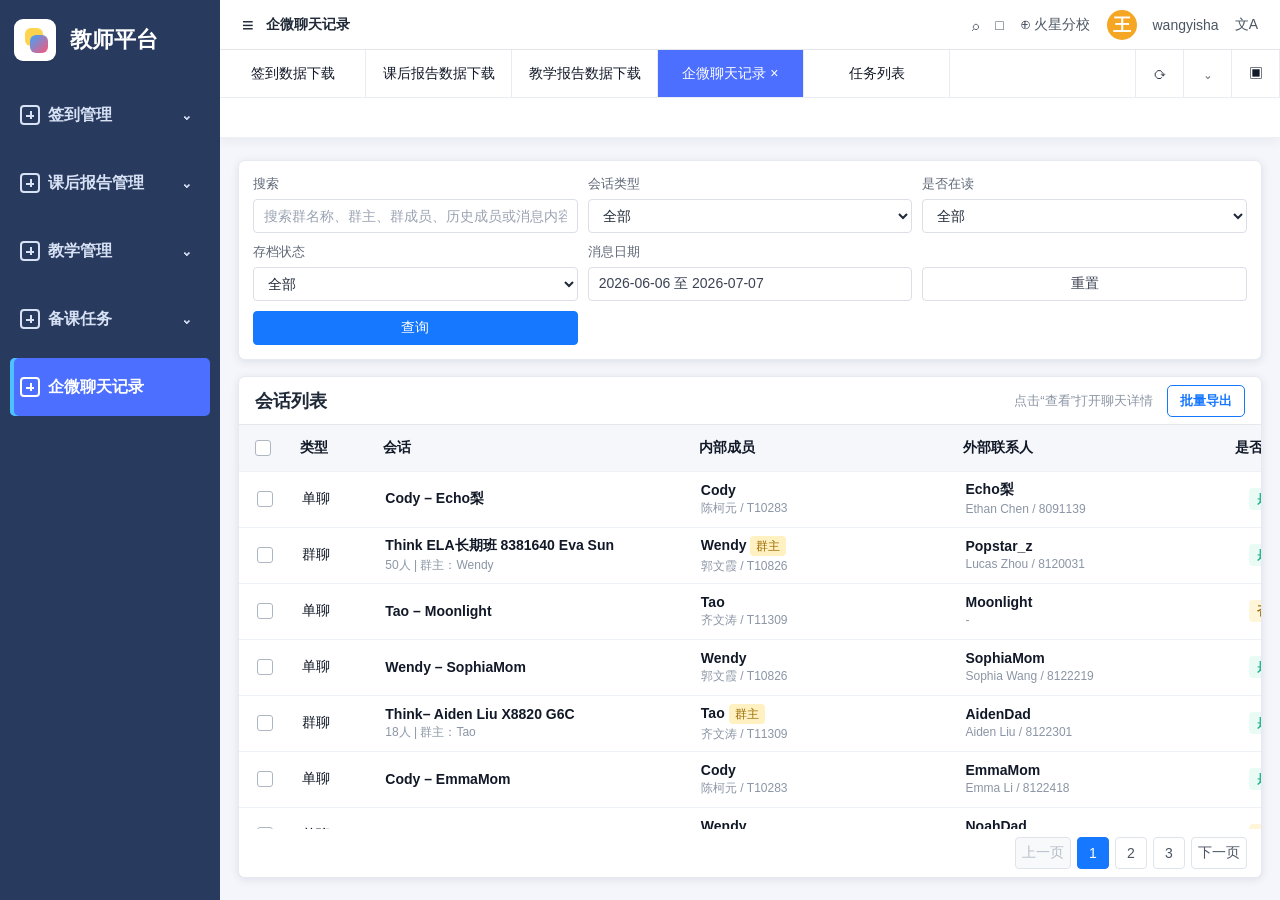
<file: index.html>
<!doctype html>
<html lang="zh-CN">
<head>
  <meta charset="utf-8">
  <meta name="viewport" content="width=device-width, initial-scale=1">
  <meta http-equiv="refresh" content="0; url=./outputs/teacher-wecom-archive-core.html">
  <title>教师平台 - 企微聊天记录</title>
</head>
<body>
  <a href="./outputs/teacher-wecom-archive-core.html">打开教师平台 - 企微聊天记录</a>
</body>
</html>
</file>
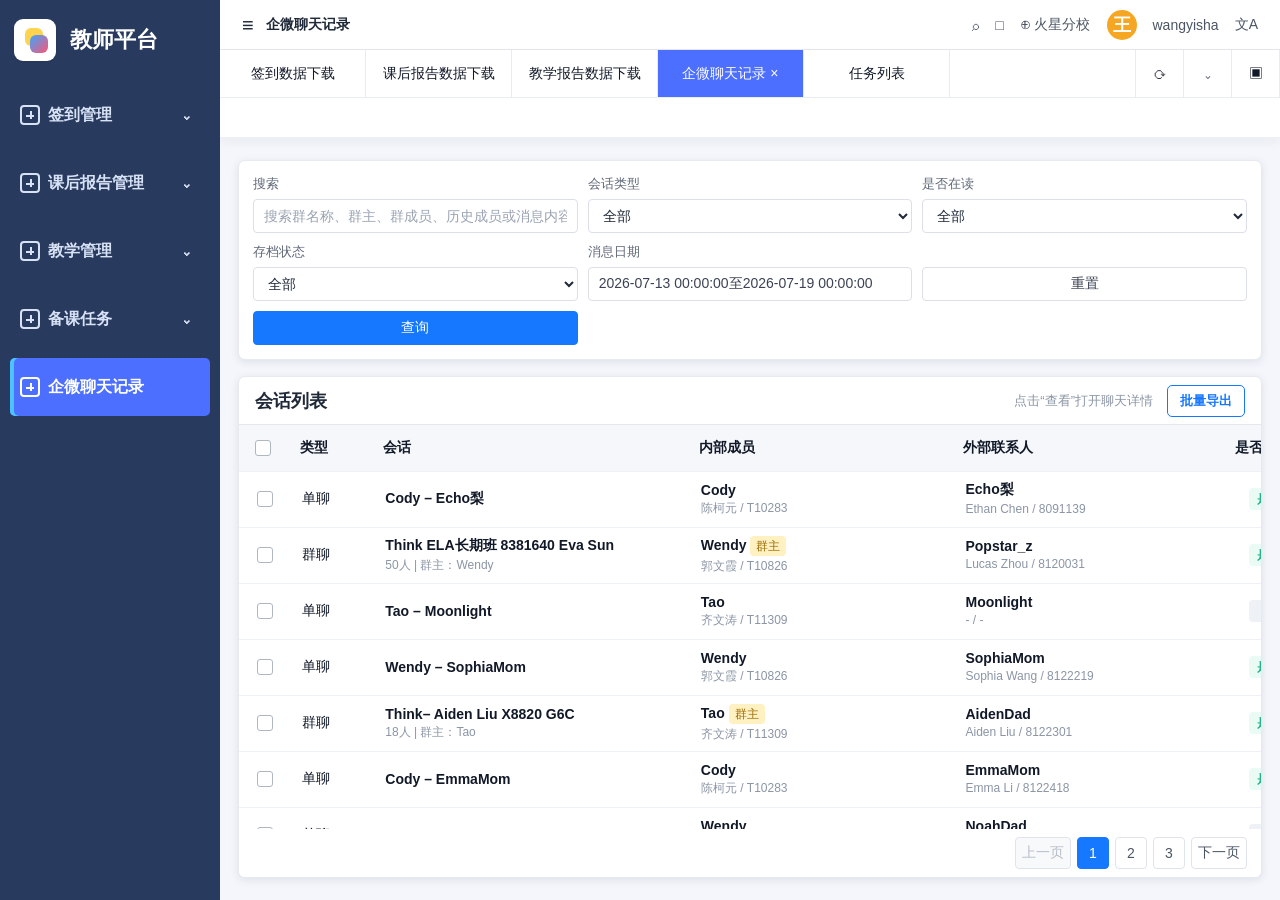
<file: merry-nasturtium-63bc48-download/index.html>
<!doctype html>
<html lang="zh-CN">
<head>
  <!-- STANDALONE_PUBLIC_V3_TIME_MEMBER_TIP_20260709 -->
  <meta charset="utf-8">
  <meta name="viewport" content="width=device-width, initial-scale=1">
  <title>教师平台 - 企微聊天记录</title>
  <style>
:root {
  --build-marker: "MEMBER_TIP_READ_STATUS_V4_20260709_FORCE_REFRESH";
  --blue: #1677ff;
  --deep: #293a5f;
  --deep-2: #233557;
  --line: #e5e7eb;
  --text: #1f2937;
  --muted: #8a94a6;
  --bg: #f4f6fb;
  --green: #20b486;
  --green-bg: #e9fbf4;
  --yellow: #f0a51c;
  --yellow-bg: #fff5d9;
  --red: #f05278;
  --red-bg: #ffe9ef;
}

* { box-sizing: border-box; }

body {
  margin: 0;
  height: 100vh;
  overflow: hidden;
  background: var(--bg);
  color: var(--text);
  font-family: -apple-system, BlinkMacSystemFont, "Segoe UI", "PingFang SC", "Microsoft YaHei", Arial, sans-serif;
  font-size: 14px;
}

button, input, select { font: inherit; }
button { cursor: pointer; }

.app {
  display: grid;
  grid-template-columns: 248px minmax(0, 1fr);
  height: 100vh;
}

.sidebar {
  background: var(--deep);
  color: #d8e2f5;
  padding: 12px 10px;
  overflow: hidden;
}

.brand {
  height: 56px;
  display: flex;
  align-items: center;
  gap: 14px;
  padding: 0 4px;
  color: #fff;
  font-weight: 700;
  font-size: 22px;
}

.logo {
  width: 42px;
  height: 42px;
  border-radius: 9px;
  background: #fff;
  position: relative;
  box-shadow: 0 1px 2px rgba(0,0,0,.08);
}

.logo:before, .logo:after {
  content: "";
  position: absolute;
  border-radius: 6px;
  width: 18px;
  height: 18px;
}

.logo:before { left: 11px; top: 9px; background: #ffd34d; }
.logo:after { right: 8px; bottom: 8px; background: linear-gradient(135deg, #3aa6ff, #ff5575); }

.nav {
  margin-top: 18px;
  display: grid;
  gap: 10px;
}

.nav-item {
  height: 58px;
  border: 0;
  border-radius: 5px;
  background: transparent;
  color: #d8e2f5;
  display: grid;
  grid-template-columns: 28px 1fr 18px;
  align-items: center;
  padding: 0 10px;
  text-align: left;
  font-weight: 600;
  font-size: 16px;
  position: relative;
}

.nav-item.active {
  background: #4d6fff;
  color: #fff;
  box-shadow: inset 4px 0 0 #4cc3ff;
}

.plus {
  width: 20px;
  height: 20px;
  border: 2px solid currentColor;
  border-radius: 4px;
  position: relative;
}

.plus:before, .plus:after {
  content: "";
  position: absolute;
  background: currentColor;
  left: 4px;
  right: 4px;
  top: 8px;
  height: 2px;
}

.plus:after {
  top: 4px;
  bottom: 4px;
  left: 8px;
  width: 2px;
  height: auto;
  right: auto;
}

.main {
  min-width: 0;
  display: grid;
  grid-template-rows: 50px 88px minmax(0, 1fr);
  overflow: hidden;
}

.topbar {
  background: #fff;
  border-bottom: 1px solid var(--line);
  display: flex;
  align-items: center;
  justify-content: space-between;
  padding: 0 22px;
  box-shadow: 0 1px 4px rgba(15, 23, 42, .04);
}

.crumb {
  display: flex;
  align-items: center;
  gap: 12px;
  font-weight: 600;
}

.hamburger {
  font-size: 20px;
  line-height: 1;
}

.account {
  display: flex;
  align-items: center;
  gap: 16px;
  color: #4b5563;
  white-space: nowrap;
}

.avatar-small {
  width: 30px;
  height: 30px;
  border-radius: 50%;
  background: #f5a623;
  color: #fff;
  display: inline-flex;
  align-items: center;
  justify-content: center;
  font-weight: 700;
  font-size: 18px;
}

.tabs-wrap {
  background: #fff;
  border-bottom: 1px solid #eef0f5;
  box-shadow: 0 4px 10px rgba(31, 41, 55, .05);
}

.tabs {
  height: 48px;
  display: flex;
  align-items: stretch;
  border-bottom: 1px solid #e9edf5;
}

.tab {
  min-width: 146px;
  border-right: 1px solid #e8ebf1;
  display: flex;
  align-items: center;
  justify-content: center;
  color: #111827;
  background: #fff;
  font-size: 14px;
}

.tab.active {
  background: #4d6fff;
  color: #fff;
}

.workspace {
  min-height: 0;
  padding: 22px 18px;
  overflow: hidden;
  display: grid;
  grid-template-rows: auto minmax(0, 1fr);
  gap: 16px;
}

.card {
  background: #fff;
  border: 1px solid #e6e9f0;
  border-radius: 7px;
  box-shadow: 0 2px 9px rgba(27, 39, 71, .10);
}

.sub-tabs {
  height: 48px;
  margin-bottom: 18px;
  display: flex;
  align-items: stretch;
  overflow: hidden;
}

.sub-tab {
  width: 132px;
  border-right: 1px solid #eef0f4;
  display: flex;
  align-items: center;
  justify-content: center;
  color: var(--blue);
  font-weight: 600;
  border-bottom: 4px solid var(--blue);
}

.filters {
  padding: 14px;
  display: grid;
  grid-template-columns: 2.25fr .75fr .75fr .85fr 1.7fr 64px 64px;
  gap: 10px;
  align-items: end;
}

.field label {
  display: block;
  color: #5f6877;
  margin-bottom: 6px;
  font-size: 13px;
}

.field input, .field select {
  width: 100%;
  height: 34px;
  border: 1px solid #dcdfe6;
  border-radius: 4px;
  background: #fff;
  color: #1f2937;
  padding: 0 10px;
  outline: 0;
}

.field button {
  text-align: left;
  padding: 0 10px;
  overflow: hidden;
  text-overflow: ellipsis;
  white-space: nowrap;
}

.field input::placeholder { color: #9aa3b2; }

.btn {
  height: 34px;
  border-radius: 4px;
  border: 1px solid #dcdfe6;
  background: #fff;
  color: #3b4252;
}

.btn.primary {
  background: var(--blue);
  border-color: var(--blue);
  color: #fff;
}

.content {
  min-height: 0;
  display: grid;
  grid-template-columns: minmax(640px, 1fr);
  gap: 18px;
  transition: grid-template-columns .18s ease;
}

.list-card, .chat-card, .members-card {
  min-height: 0;
  overflow: hidden;
  display: grid;
  grid-template-rows: 48px minmax(0, 1fr);
}

.list-head, .chat-head, .members-head {
  height: 48px;
  border-bottom: 1px solid var(--line);
  display: flex;
  align-items: center;
  justify-content: space-between;
  padding: 0 16px;
  font-size: 18px;
  font-weight: 700;
}

.list-card {
  border-radius: 7px;
}

.list-actions {
  display: flex;
  align-items: center;
  gap: 14px;
  font-size: 13px;
  color: #8b95a5;
  font-weight: 400;
}

.outline {
  height: 32px;
  border: 1px solid var(--blue);
  background: #fff;
  color: var(--blue);
  border-radius: 5px;
  padding: 0 12px;
  font-weight: 600;
}

.table-wrap {
  min-height: 0;
  display: grid;
  grid-template-rows: minmax(0, 1fr) 48px;
  overflow: hidden;
}

.table-scroll {
  overflow: auto;
  min-width: 0;
}

table {
  width: max(100%, 1480px);
  border-collapse: collapse;
  table-layout: fixed;
}

thead th {
  background: #f5f7fb;
  font-size: 14px;
  color: #111827;
  height: 46px;
  text-align: left;
  padding: 0 12px;
  font-weight: 700;
  border-bottom: 1px solid #edf0f5;
}

tbody td {
  height: 56px;
  border-bottom: 1px solid #eef1f6;
  padding: 7px 14px;
  vertical-align: middle;
  color: #111827;
  font-size: 14px;
}

thead th:nth-child(6),
thead th:nth-child(7),
thead th:nth-child(9),
tbody td:nth-child(6),
tbody td:nth-child(7),
tbody td:nth-child(9) {
  text-align: center;
}

thead th:nth-child(8),
tbody td:nth-child(8) {
  padding-left: 20px;
  white-space: nowrap;
}

tbody tr {
  background: #fff;
}

tbody tr.active {
  background: #eef4ff;
}

.check {
  width: 16px;
  height: 16px;
  border: 1px solid #aeb6c2;
  border-radius: 3px;
  display: inline-block;
  background: #fff;
  appearance: none;
  -webkit-appearance: none;
  vertical-align: middle;
  cursor: pointer;
  position: relative;
}

.check:checked {
  border-color: var(--blue);
  background: var(--blue);
}

.check:checked:after {
  content: "";
  position: absolute;
  left: 4px;
  top: 1px;
  width: 5px;
  height: 9px;
  border: solid #fff;
  border-width: 0 2px 2px 0;
  transform: rotate(45deg);
}

.conversation {
  font-weight: 700;
  white-space: nowrap;
  overflow: hidden;
  text-overflow: ellipsis;
}

.small {
  margin-top: 3px;
  color: #8b95a5;
  font-size: 12px;
  line-height: 1.25;
}

.pill {
  display: inline-flex;
  align-items: center;
  justify-content: center;
  min-width: 28px;
  height: 22px;
  border-radius: 4px;
  font-size: 12px;
  font-weight: 600;
  padding: 0 7px;
}

.green { background: var(--green-bg); color: var(--green); }
.yellow { background: var(--yellow-bg); color: #9b6b00; }
.red { background: var(--red-bg); color: var(--red); }
.gray { background: #eef1f6; color: #667085; }

.link {
  border: 0;
  background: transparent;
  padding: 0;
  color: var(--blue);
  font-weight: 700;
  line-height: 1.45;
}

.link.disabled,
.link:disabled {
  color: #aeb6c2;
  pointer-events: none;
  cursor: not-allowed;
}

.muted-action {
  color: #aeb6c2;
  font-weight: 700;
  line-height: 1.45;
  cursor: not-allowed;
  user-select: none;
}

.ops {
  display: flex;
  gap: 12px;
  justify-content: center;
}

.pager {
  display: flex;
  align-items: center;
  justify-content: flex-end;
  gap: 6px;
  padding: 8px 14px;
  background: #fff;
}

.page {
  min-width: 32px;
  height: 32px;
  border: 1px solid #dfe3ea;
  background: #fff;
  color: #4b5563;
  border-radius: 4px;
}

.page.active {
  background: var(--blue);
  border-color: var(--blue);
  color: #fff;
}

.page.disabled {
  color: #b5bdc9;
  background: #f8f9fb;
}

.detail-mask {
  display: none;
  position: fixed;
  inset: 0;
  z-index: 60;
  background: rgba(9, 16, 31, .56);
  backdrop-filter: blur(2px);
  align-items: stretch;
  justify-content: flex-end;
}

.detail-mask.show {
  display: flex;
}

.detail-drawer {
  width: min(1200px, calc(100vw - 248px));
  height: 100vh;
  background: linear-gradient(180deg, #f9fbff 0%, #f3f6fb 100%);
  display: grid;
  grid-template-columns: minmax(520px, 1fr) 330px;
  gap: 18px;
  padding: 10px 16px 16px;
  box-shadow: -24px 0 54px rgba(15, 23, 42, .34);
  position: relative;
  border-left: 1px solid rgba(255,255,255,.65);
}

.detail-drawer .chat-card,
.detail-drawer .members-card {
  display: grid;
  height: calc(100vh - 26px);
  margin-top: 0;
  align-self: start;
  border: 1px solid #e4e8f0;
  box-shadow: 0 10px 28px rgba(31, 41, 55, .10);
}

.detail-drawer .members-card {
  grid-template-rows: 48px auto minmax(0, 1fr);
}

.chat-head {
  justify-content: center;
  font-size: 16px;
}

.chat-body {
  min-height: 0;
  overflow: auto;
  background:
    radial-gradient(circle at 18% 0%, rgba(22, 119, 255, .05), transparent 26%),
    #f5f7fb;
  padding: 28px 22px 16px;
}

.time {
  text-align: center;
  color: #9aa3b2;
  margin: 2px 0 18px;
  font-size: 13px;
}

.msg {
  display: grid;
  grid-template-columns: 34px minmax(0, 1fr) 34px;
  gap: 10px;
  margin-bottom: 18px;
  align-items: start;
}

.msg.me {
  grid-template-columns: 34px minmax(0, 1fr) 34px;
}

.avatar {
  width: 34px;
  height: 34px;
  border-radius: 50%;
  display: flex;
  align-items: center;
  justify-content: center;
  font-weight: 700;
  color: #fff;
  background: var(--blue);
  margin-top: 0;
}

.avatar.gray {
  color: #506070;
  background: #e9edf5;
}

.bubble-wrap {
  min-width: 0;
}

.sender {
  color: #526071;
  font-size: 13px;
  font-weight: 700;
  min-height: 34px;
  display: flex;
  align-items: center;
  margin-bottom: 3px;
}

.msg.me .sender {
  justify-content: flex-end;
  text-align: right;
}

.bubble {
  display: inline-block;
  max-width: 350px;
  background: #fff;
  border: 1px solid #e8ebf0;
  border-radius: 8px;
  padding: 13px 14px;
  line-height: 1.6;
  box-shadow: 0 1px 3px rgba(15,23,42,.04);
  font-size: 14px;
}

.msg.me .bubble {
  background: #e9f5ff;
  border-color: #c9e2f6;
  float: right;
}

.file {
  display: block;
}

.file-chip {
  min-width: 210px;
  border: 1px dashed #cbd5e1;
  border-radius: 6px;
  background: #fff;
  padding: 10px 14px;
  display: inline-flex;
  align-items: center;
  gap: 8px;
  white-space: nowrap;
}

.voice-card {
  width: 238px;
  height: 46px;
  border-radius: 10px;
  background: #d9ecff;
  border: 1px solid #c4defb;
  display: flex;
  align-items: center;
  gap: 10px;
  padding: 0 12px;
  color: #4b5563;
  font-size: 13px;
}

.voice-play {
  width: 28px;
  height: 28px;
  border-radius: 50%;
  background: #2677de;
  color: #fff;
  display: inline-flex;
  align-items: center;
  justify-content: center;
  font-size: 15px;
}

.voice-dot {
  width: 12px;
  height: 12px;
  border-radius: 50%;
  border: 3px solid #2677de;
}

.voice-line {
  flex: 1;
  height: 5px;
  border-radius: 999px;
  background: #aec8eb;
}

.image-card {
  width: 330px;
  border-radius: 10px;
  overflow: hidden;
  background: transparent;
  border: 1px solid #e7ebf2;
  box-shadow: 0 8px 20px rgba(15,23,42,.08);
}

.image-preview {
  height: 184px;
  background:
    linear-gradient(90deg, rgba(255,111,61,.92), rgba(255,159,91,.70)),
    radial-gradient(circle at 75% 45%, rgba(255,255,255,.75), transparent 18%);
  color: #fff;
  padding: 22px;
  display: grid;
  align-content: center;
  gap: 8px;
  font-weight: 700;
}

.image-preview b {
  font-size: 22px;
  line-height: 1.25;
}

.pdf-card {
  width: 300px;
  border-radius: 10px;
  overflow: hidden;
  background: #fff;
  border: 1px solid #e7ebf2;
  box-shadow: 0 8px 20px rgba(15,23,42,.08);
}

.pdf-top {
  height: 88px;
  background: #ff584f;
  color: #fff;
  display: flex;
  align-items: center;
  justify-content: center;
  gap: 12px;
  font-size: 28px;
  font-weight: 700;
  letter-spacing: 1px;
}

.pdf-body {
  padding: 12px 14px;
  display: grid;
  gap: 7px;
}

.pdf-name {
  font-weight: 700;
  color: #1f2937;
}

.pdf-meta {
  display: flex;
  align-items: center;
  justify-content: space-between;
  color: #7b8494;
}

.pdf-actions {
  color: #111827;
  letter-spacing: 5px;
}

.emoji-card {
  min-width: 180px;
  border: 1px dashed #d5dbe6;
  border-radius: 8px;
  background: #fff;
  padding: 16px 20px;
  display: inline-flex;
  align-items: center;
  justify-content: center;
  gap: 10px;
  font-size: 30px;
  box-shadow: 0 6px 16px rgba(15,23,42,.06);
}

.emoji-card small {
  font-size: 14px;
  color: #4b5563;
  font-weight: 700;
}

.role-tag {
  display: inline-flex;
  margin-left: 4px;
  height: 20px;
  padding: 0 6px;
  border-radius: 4px;
  background: #fff1c2;
  color: #9b6b00;
  align-items: center;
  font-size: 12px;
}

.role-tag.blue {
  background: #e8f1ff;
  color: #1677ff;
}

.members-head {
  font-size: 18px;
  padding: 0 18px;
  position: relative;
  gap: 10px;
}

.search-square {
  width: 32px;
  height: 32px;
  border: 0;
  border-radius: 4px;
  color: #536071;
  background: #f5f7fb;
  flex: 0 0 auto;
}

.member-tools {
  display: flex;
  align-items: center;
  gap: 8px;
  margin-left: auto;
}

.member-search-input {
  width: 100%;
  height: 36px;
  border: 1px solid #dbe2ec;
  border-radius: 6px;
  padding: 0 12px;
  opacity: 1;
  outline: 0;
}

.member-search-row {
  display: none;
  grid-template-columns: minmax(0, 1fr) auto;
  gap: 12px;
  padding: 14px 16px;
  border-bottom: 1px solid var(--line);
  background: #fff;
}

.members-card.searching .member-search-row {
  display: grid;
}

.cancel-search {
  border: 0;
  background: transparent;
  color: var(--blue);
  font-size: 16px;
}

.member-list {
  min-height: 0;
  overflow: auto;
  padding: 16px;
  display: grid;
  gap: 12px;
  align-content: start;
  grid-auto-rows: min-content;
}

.member {
  min-height: 58px;
  display: grid;
  grid-template-columns: 38px minmax(0, 1fr);
  gap: 10px;
  align-items: center;
  border: 1px solid #edf0f5;
  border-radius: 5px;
  background: #fff;
  padding: 10px;
  position: relative;
  cursor: pointer;
  transition: box-shadow .16s ease, transform .16s ease, border-color .16s ease;
}

.member:hover {
  border-color: #d8e6ff;
  box-shadow: 0 8px 20px rgba(22, 119, 255, .10);
  transform: translateY(-1px);
}

.member .avatar { margin: 0; }

.member-name {
  font-weight: 700;
  overflow: hidden;
  text-overflow: ellipsis;
  white-space: nowrap;
}

.member-sub {
  color: #8b95a5;
  font-size: 12px;
  margin-top: 4px;
  overflow: hidden;
  text-overflow: ellipsis;
  white-space: nowrap;
}

.member-tip {
  display: none;
  position: fixed;
  width: 640px;
  min-height: 0;
  max-height: min(520px, calc(100vh - 120px));
  overflow: auto;
  right: auto;
  top: 0;
  left: 0;
  z-index: 90;
  color: #fff;
  background: rgba(18, 18, 18, .92);
  border-radius: 7px;
  box-shadow: 0 18px 36px rgba(0,0,0,.24);
  padding: 18px 18px 16px;
}

.member-tip.show { display: block; }

.member-tip.teacher-mode {
  width: 300px;
  min-height: 0;
  padding: 20px 22px;
}

.tip-teacher {
  display: grid;
  gap: 14px;
  font-size: 18px;
  line-height: 1.45;
  font-weight: 700;
}

.tip-teacher b {
  color: #fff;
  margin-left: 6px;
}

.member-tip.teacher-mode .tip-student { display: none; }

.member-tip:not(.teacher-mode) .tip-teacher { display: none; }

.tip-student {
  display: grid;
  gap: 12px;
}

.tip-student-head {
  display: grid;
  gap: 8px;
  padding-bottom: 12px;
  border-bottom: 1px solid rgba(255,255,255,.16);
  font-size: 15px;
  line-height: 1.55;
  font-weight: 700;
}

.tip-student-head b,
.tip-account-row b {
  color: #fff;
  margin-right: 8px;
}

.tip-account-list {
  display: grid;
}

.tip-account-header {
  display: grid;
  grid-template-columns: 120px 1fr 64px;
  align-items: center;
  min-height: 30px;
  color: rgba(255,255,255,.58);
  font-size: 12px;
  font-weight: 700;
  border-bottom: 1px solid rgba(255,255,255,.12);
}

.tip-account-row {
  display: grid;
  grid-template-columns: 120px 1fr 64px;
  min-height: 54px;
  align-items: center;
  border-bottom: 1px solid rgba(255,255,255,.12);
  color: rgba(255,255,255,.76);
  font-size: 14px;
}

.tip-account-row:last-child {
  border-bottom: 0;
}

.tip-account-type {
  font-weight: 700;
}

.tip-account-info {
  display: grid;
  gap: 3px;
}

.tip-yes { color: #83e6b7; font-weight: 700; text-align: right; }

.tip-inline-read {
  color: #83e6b7;
  margin-left: 10px;
}

.tip-yes:empty {
  color: rgba(255,255,255,.62);
}

.mask {
  display: none;
  position: fixed;
  inset: 0;
  background: rgba(8, 15, 28, .32);
  z-index: 30;
  align-items: center;
  justify-content: center;
}

.mask.show { display: flex; }

.modal {
  width: 430px;
  background: #fff;
  border-radius: 7px;
  box-shadow: 0 24px 60px rgba(0,0,0,.25);
  overflow: hidden;
}

.modal-head {
  height: 48px;
  padding: 0 16px;
  border-bottom: 1px solid var(--line);
  display: flex;
  align-items: center;
  justify-content: space-between;
  font-weight: 700;
}

.modal-body {
  padding: 22px 18px;
  line-height: 1.8;
  color: #4b5563;
}

.modal-foot {
  border-top: 1px solid var(--line);
  padding: 12px 16px;
  display: flex;
  justify-content: flex-end;
  gap: 10px;
}

.toast {
  position: fixed;
  left: 50%;
  top: 76px;
  transform: translateX(-50%) translateY(-10px);
  background: rgba(15, 23, 42, .88);
  color: #fff;
  border-radius: 5px;
  padding: 10px 18px;
  opacity: 0;
  pointer-events: none;
  transition: .18s ease;
  z-index: 40;
}

.toast.show {
  opacity: 1;
  transform: translateX(-50%);
}

.drawer-mask {
  display: none;
  position: fixed;
  inset: 0;
  background: rgba(15, 23, 42, .10);
  z-index: 35;
  justify-content: center;
  align-items: flex-start;
  padding-top: 86px;
}

.drawer-mask.show { display: flex; }

.drawer {
  width: 846px;
  height: auto;
  background: #fff;
  box-shadow: 0 10px 28px rgba(15, 23, 42, .20);
  display: grid;
  grid-template-rows: 52px auto minmax(0, 1fr) 58px;
  border-radius: 2px;
  overflow: hidden;
}

.drawer-head, .drawer-foot {
  display: flex;
  align-items: center;
  justify-content: space-between;
  padding: 0 18px;
  border-bottom: 1px solid var(--line);
  font-weight: 700;
}

.drawer-head {
  display: grid;
  grid-template-columns: 1fr 38px 1fr;
  font-size: 20px;
  font-weight: 500;
}

.drawer-head .range-start {
  text-align: left;
}

.drawer-head .range-sep {
  text-align: center;
  color: #777;
}

.drawer-head .range-end {
  text-align: left;
}

.drawer-time-row {
  display: none;
  grid-template-columns: 1fr 38px 1fr;
  align-items: center;
  padding: 12px 18px;
  border-bottom: 1px solid var(--line);
  background: #fbfcff;
}

.drawer.time-open .drawer-time-row {
  display: grid;
}

.time-field {
  display: flex;
  align-items: center;
  gap: 10px;
  color: #5f6877;
  font-size: 13px;
}

.time-field input {
  height: 34px;
  border: 1px solid #dcdfe6;
  border-radius: 4px;
  padding: 0 10px;
  color: #1f2937;
  background: #fff;
  outline: 0;
  width: 112px;
  text-align: center;
}

.time-field input.invalid {
  border-color: var(--red);
  box-shadow: 0 0 0 2px rgba(240, 82, 120, .12);
}

.drawer-foot {
  justify-content: flex-end;
  gap: 10px;
  border-top: 1px solid var(--line);
  border-bottom: 0;
}

.drawer-body {
  padding: 16px 18px 18px;
  display: grid;
  grid-template-columns: 1fr 1fr;
  gap: 38px;
  align-content: start;
}

.calendar {
  min-width: 0;
}

.calendar-title {
  height: 34px;
  display: grid;
  grid-template-columns: 36px 1fr 36px;
  align-items: center;
  text-align: center;
  font-size: 20px;
  font-weight: 700;
}

.calendar-title button {
  border: 0;
  background: transparent;
  color: #a0a7b1;
  font-size: 20px;
}

.week, .days {
  display: grid;
  grid-template-columns: repeat(7, 1fr);
  text-align: center;
}

.week {
  height: 42px;
  align-items: center;
  font-size: 20px;
  color: #1f2937;
}

.day {
  height: 39px;
  line-height: 39px;
  font-size: 20px;
  color: #1f2937;
  border-radius: 3px;
  cursor: pointer;
}

.day.muted {
  color: #bcc1c8;
  cursor: default;
}

.day.range {
  background: #e1f3fb;
  border-radius: 0;
}

.day.selected {
  background: #1677d2;
  color: #fff;
  border-radius: 4px;
}

@media (max-width: 1280px) {
  .app { grid-template-columns: 220px minmax(0, 1fr); }
  .filters { grid-template-columns: repeat(3, 1fr); }
  .detail-drawer { width: calc(100vw - 220px); grid-template-columns: minmax(390px, 1fr) 300px; }
}

</style>
</head>
<body>
  <div class="app">
    <aside class="sidebar">
      <div class="brand"><span class="logo"></span><span>教师平台</span></div>
      <nav class="nav">
        <button class="nav-item"><span class="plus"></span><span>签到管理</span><span>⌄</span></button>
        <button class="nav-item"><span class="plus"></span><span>课后报告管理</span><span>⌄</span></button>
        <button class="nav-item"><span class="plus"></span><span>教学管理</span><span>⌄</span></button>
        <button class="nav-item"><span class="plus"></span><span>备课任务</span><span>⌄</span></button>
        <button class="nav-item active"><span class="plus"></span><span>企微聊天记录</span><span></span></button>
      </nav>
    </aside>

    <section class="main">
      <header class="topbar">
        <div class="crumb"><span class="hamburger">≡</span><span>企微聊天记录</span></div>
        <div class="account">
          <span>⌕</span><span>□</span><span>⊕ 火星分校</span><span class="avatar-small">王</span><span>wangyisha</span><span>文A</span>
        </div>
      </header>

      <div class="tabs-wrap">
        <div class="tabs">
          <div class="tab">签到数据下载</div>
          <div class="tab">课后报告数据下载</div>
          <div class="tab">教学报告数据下载</div>
          <div class="tab active">企微聊天记录 ×</div>
          <div class="tab">任务列表</div>
          <div style="margin-left:auto;display:flex;border-left:1px solid #e8ebf1">
            <div class="tab" style="min-width:48px">⟳</div>
            <div class="tab" style="min-width:48px">⌄</div>
            <div class="tab" style="min-width:48px">▣</div>
          </div>
        </div>
      </div>

      <main class="workspace">
        <div>
          <section class="card filters">
            <div class="field"><label>搜索</label><input id="universalFilter" placeholder="搜索群名称、群主、群成员、历史成员或消息内容"></div>
            <div class="field"><label>会话类型</label><select id="typeFilter"><option>全部</option><option>单聊</option><option>群聊</option></select></div>
            <div class="field"><label>是否在读</label><select id="readFilter"><option value="全部">全部</option><option value="是">是</option><option value="否">否</option><option value="-">-</option></select></div>
            <div class="field"><label>存档状态</label><select id="archiveFilter"><option value="全部">全部</option><option value="同意">同意</option><option value="拒绝">拒绝</option><option value="-">-</option></select></div>
            <div class="field"><label>消息日期</label><button class="btn" id="dateBtn" type="button" onclick="openDateDrawer()" style="width:100%">2026-07-13 00:00:00至2026-07-19 00:00:00</button></div>
            <button class="btn" id="resetBtn">重置</button>
            <button class="btn primary" id="queryBtn">查询</button>
          </section>
        </div>

        <section class="content" id="content">
          <section class="card list-card">
            <header class="list-head">
              <span>会话列表</span>
              <span class="list-actions"><span>点击“查看”打开聊天详情</span><button class="outline" id="batchBtn">批量导出</button></span>
            </header>
            <div class="table-wrap">
              <div class="table-scroll">
                <table>
                  <thead>
                    <tr>
                      <th style="width:48px"><input class="check" id="selectAll" type="checkbox" aria-label="全选"></th>
                      <th style="width:82px">类型</th>
                      <th id="convTh" style="width:310px">会话</th>
                      <th style="width:260px">内部成员</th>
                      <th style="width:250px">外部联系人</th>
                      <th style="width:112px">是否在读</th>
                      <th style="width:122px">存档状态</th>
                      <th style="width:154px">最后消息</th>
                      <th style="width:116px">操作</th>
                    </tr>
                  </thead>
                  <tbody id="rows"></tbody>
                </table>
              </div>
              <div class="pager">
                <button class="page disabled">上一页</button>
                <button class="page active">1</button>
                <button class="page">2</button>
                <button class="page">3</button>
                <button class="page">下一页</button>
              </div>
            </div>
          </section>
        </section>
      </main>
    </section>
  </div>

  <div class="detail-mask" id="detailMask">
    <div class="detail-drawer">
      <section class="card chat-card">
        <header class="chat-head" id="chatTitle">Cody – Echo梨</header>
        <div class="chat-body" id="chatBody"></div>
      </section>

      <aside class="card members-card">
        <header class="members-head">
          <span id="membersTitle">群成员（2）</span>
          <span class="member-tools">
            <button class="search-square" id="memberSearch" type="button">⌕</button>
          </span>
        </header>
        <div class="member-search-row">
          <input class="member-search-input" id="memberSearchInput" placeholder="搜索群成员">
          <button class="cancel-search" id="cancelMemberSearch" type="button">取消</button>
        </div>
        <div class="member-list" id="memberList"></div>
      </aside>
    </div>
  </div>

  <div class="member-tip" id="memberTip">
    <div class="tip-teacher" id="tipTeacher"></div>
    <div class="tip-student" id="tipStudent"></div>
  </div>

  <div class="mask" id="modalMask">
    <div class="modal">
      <div class="modal-head"><span id="modalTitle">批量导出</span><button class="link" id="closeModal">×</button></div>
      <div class="modal-body" id="modalBody">已选择当前筛选条件下的会话记录，确认后将生成导出任务。</div>
      <div class="modal-foot"><button class="btn" id="cancelModal">取消</button><button class="btn primary" id="confirmModal">确定</button></div>
    </div>
  </div>
  <div class="drawer-mask" id="dateDrawer">
    <aside class="drawer time-open" id="datePanel">
      <div class="drawer-head">
        <span class="range-start" id="rangeStartText">2026-07-13</span>
        <span class="range-sep">~</span>
        <span class="range-end" id="rangeEndText">2026-07-19</span>
      </div>
      <div class="drawer-time-row">
        <label class="time-field">开始时间 <input id="startTimeInput" type="text" inputmode="numeric" maxlength="8" placeholder="00:00:00" value="00:00:00"></label>
        <span class="range-sep">~</span>
        <label class="time-field">结束时间 <input id="endTimeInput" type="text" inputmode="numeric" maxlength="8" placeholder="00:00:00" value="00:00:00"></label>
      </div>
      <div class="drawer-body">
        <div class="calendar" data-month="2026-06">
          <div class="calendar-title"><button type="button">‹</button><span>2026年 6月</span><button type="button"></button></div>
          <div class="week"><span>一</span><span>二</span><span>三</span><span>四</span><span>五</span><span>六</span><span>日</span></div>
          <div class="days">
            <span class="day muted">25</span><span class="day muted">26</span><span class="day muted">27</span><span class="day muted">28</span><span class="day muted">29</span><span class="day muted">30</span><span class="day muted">31</span>
            <span class="day">1</span><span class="day">2</span><span class="day">3</span><span class="day">4</span><span class="day">5</span><span class="day selected">6</span><span class="day range">7</span>
            <span class="day range">8</span><span class="day range">9</span><span class="day range">10</span><span class="day range">11</span><span class="day range">12</span><span class="day range">13</span><span class="day range">14</span>
            <span class="day range">15</span><span class="day range">16</span><span class="day range">17</span><span class="day range">18</span><span class="day range">19</span><span class="day range">20</span><span class="day range">21</span>
            <span class="day range">22</span><span class="day range">23</span><span class="day range">24</span><span class="day range">25</span><span class="day range">26</span><span class="day range">27</span><span class="day range">28</span>
            <span class="day range">29</span><span class="day range">30</span><span class="day muted">1</span><span class="day muted">2</span><span class="day muted">3</span><span class="day muted">4</span><span class="day muted">5</span>
          </div>
        </div>
        <div class="calendar" data-month="2026-07">
          <div class="calendar-title"><button type="button"></button><span>2026年 7月</span><button type="button">›</button></div>
          <div class="week"><span>一</span><span>二</span><span>三</span><span>四</span><span>五</span><span>六</span><span>日</span></div>
          <div class="days">
            <span class="day range">29</span><span class="day range">30</span><span class="day range">1</span><span class="day range">2</span><span class="day range">3</span><span class="day range">4</span><span class="day range">5</span>
            <span class="day range">6</span><span class="day selected">7</span><span class="day">8</span><span class="day">9</span><span class="day">10</span><span class="day">11</span><span class="day">12</span>
            <span class="day">13</span><span class="day">14</span><span class="day">15</span><span class="day">16</span><span class="day">17</span><span class="day">18</span><span class="day">19</span>
            <span class="day">20</span><span class="day">21</span><span class="day">22</span><span class="day">23</span><span class="day">24</span><span class="day">25</span><span class="day">26</span>
            <span class="day">27</span><span class="day">28</span><span class="day">29</span><span class="day">30</span><span class="day">31</span><span class="day muted">1</span><span class="day muted">2</span>
            <span class="day muted">3</span><span class="day muted">4</span><span class="day muted">5</span><span class="day muted">6</span><span class="day muted">7</span><span class="day muted">8</span><span class="day muted">9</span>
          </div>
        </div>
      </div>
      <div class="drawer-foot"><button class="link" id="chooseTime" type="button">收起时间</button><button class="btn primary" id="applyDrawer">确定</button></div>
    </aside>
  </div>
  <div class="toast" id="toast">操作成功</div>

  <script>
    const conversations = [
      { id: 1, type: "单聊", title: "Cody – Echo梨", teacher: "Cody", real: "陈柯元", no: "T10283", contact: "Echo梨", ext: "Ethan Chen / 8091139", read: "是", archive: "同意", historicalConsent: true, exception: "", last: "2026-06-21 17:28", pastLast: "2026-06-20 22:18", messagesText: "Ethan 数学 课后练习 应用题 课堂错题照片", historicalMembers: "Echo梨 Ethan Chen", members: 2, activeTitle: "Echo梨/Ethan Chen/8091139" },
      { id: 2, type: "群聊", title: "Think ELA长期班 8381640 Eva Sun", sub: "50人 | 群主：Wendy", teacher: "Wendy", real: "郭文霞", no: "T10826", owner: true, contact: "Popstar_z", ext: "Lucas Zhou / 8120031", read: "是", archive: "同意", historicalConsent: true, exception: "群主转移", last: "2026-06-21 17:11", pastLast: "2026-06-20 16:44", messagesText: "Lucas 应用题 G5 暑期冲刺 Mina AquaMom Lucas Mom Lucas Dad", historicalMembers: "Popstar_z Lucas Mom Lucas Dad AquaMom Eva Sun", members: 50, activeTitle: "Think ELA长期班 8381640 Eva Sun" },
      { id: 3, type: "单聊", title: "Tao – Moonlight", teacher: "Tao", real: "齐文涛", no: "T11309", contact: "Moonlight", ext: "-", read: "-", archive: "同意", historicalConsent: true, exception: "", last: "2026-06-21 16:52", pastLast: "2026-06-20 09:31", messagesText: "Moonlight 练习 反馈", historicalMembers: "Moonlight", members: 2, activeTitle: "Moonlight" },
      { id: 4, type: "单聊", title: "Cody – JasonDad", teacher: "Cody", real: "陈柯元", no: "T10283", contact: "JasonDad", ext: "-", read: "-", archive: "拒绝", historicalConsent: true, exception: "被移除", last: "2026-06-20 11:20", pastLast: "2026-06-19 20:12", messagesText: "JasonDad 历史同意 后来拒绝 仍可查看", historicalMembers: "JasonDad Jason", members: 2, activeTitle: "JasonDad" },
      { id: 5, type: "单聊", title: "Wendy – SophiaMom", teacher: "Wendy", real: "郭文霞", no: "T10826", contact: "SophiaMom", ext: "Sophia Wang / 8122219", read: "是", archive: "同意", historicalConsent: true, exception: "", last: "2026-06-21 15:42", pastLast: "2026-06-20 12:42", messagesText: "Sophia Wang 课后报告", historicalMembers: "SophiaMom Sophia Wang", members: 2, activeTitle: "SophiaMom" },
      { id: 6, type: "群聊", title: "Think– Aiden Liu X8820 G6C", sub: "18人 | 群主：Tao", teacher: "Tao", real: "齐文涛", no: "T11309", owner: true, contact: "AidenDad", ext: "Aiden Liu / 8122301", read: "是", archive: "同意", historicalConsent: true, exception: "退群", last: "2026-06-21 14:28", pastLast: "2026-06-20 18:18", messagesText: "Aiden Liu 退群 前历史消息", historicalMembers: "AidenDad Aiden Liu AidenMom", members: 18, activeTitle: "Think– Aiden Liu X8820 G6C" },
      { id: 7, type: "单聊", title: "Cody – EmmaMom", teacher: "Cody", real: "陈柯元", no: "T10283", contact: "EmmaMom", ext: "Emma Li / 8122418", read: "是", archive: "同意", historicalConsent: true, exception: "", last: "2026-06-21 13:09", pastLast: "2026-06-20 10:05", messagesText: "Emma Li 作业", historicalMembers: "EmmaMom Emma Li", members: 2, activeTitle: "EmmaMom" },
      { id: 8, type: "单聊", title: "Wendy – NoahDad", teacher: "Wendy", real: "郭文霞", no: "T10826", contact: "NoahDad", ext: "-", read: "-", archive: "-", historicalConsent: false, exception: "", last: "2026-06-20 19:44", pastLast: "2026-06-20 19:44", messagesText: "NoahDad 内部未开通 未询问", historicalMembers: "NoahDad", members: 2, activeTitle: "NoahDad" },
      { id: 9, type: "群聊", title: "Think长期班 Olivia Chen 99917群", sub: "32人 | 群主：Cody", teacher: "Cody", real: "陈柯元", no: "T10283", owner: true, contact: "OliviaMom", ext: "Olivia Chen / 8122609", read: "是", archive: "同意", historicalConsent: true, exception: "群解散", last: "2026-06-20 18:26", pastLast: "2026-06-20 18:26", messagesText: "Olivia Chen 群解散 历史聊天", historicalMembers: "OliviaMom Olivia Chen", members: 32, activeTitle: "Think长期班 Olivia Chen 99917群" },
      { id: 10, type: "单聊", title: "Cody – Echo梨", teacher: "Cody", real: "陈柯元", no: "T10283", contact: "Echo梨", ext: "Ethan Chen / 8091149", read: "是", archive: "同意", historicalConsent: true, exception: "", last: "2026-06-19 17:20", pastLast: "2026-06-19 17:20", messagesText: "Echo梨 Ethan 历史数据", historicalMembers: "Echo梨 Ethan Chen", members: 2, activeTitle: "Echo梨" }
    ];

    const singleMessages = [
      { side: "other", avatar: "E", sender: "Echo梨（Ethan Chen/8091139）", text: "老师您好，Ethan 最近数学课有点跟不上，想问下课后怎么补？" },
      { side: "me", avatar: "陈", sender: "Cody（陈柯元/T10283）", text: "收到，我看了他最近两次练习，主要是应用题读题慢。我今晚发一份针对性练习。" },
      { side: "me", avatar: "陈", sender: "Cody（陈柯元/T10283）", file: "📎 📎 课后练习–Ethan.pdf" },
      { time: "17:12" },
      { side: "other", avatar: "E", sender: "Echo梨（Ethan Chen/8091139）", file: "🖼️ [图片] 课堂错题照片" },
      { time: "17:22" },
      { side: "me", avatar: "陈", sender: "Cody（陈柯元/T10283）", file: "▶ [语音] 00:16" },
      { side: "me", avatar: "陈", sender: "Cody（陈柯元/T10283）", text: "可以的，这个家庭组下两个孩子都适合做前两页。" }
    ];

    const groupMessages = [
      { side: "other", avatar: "P", sender: "Popstar_z（Lucas Zhou/8120031）", text: "老师您好，Lucas 最近应用题错得比较多，想问下怎么补？" },
      { side: "me", avatar: "郭", sender: "Wendy（郭文霞/T10826）", role: "群主", text: "收到，我今晚把针对练习发到群里。" },
      { side: "me", avatar: "郭", sender: "Wendy（郭文霞/T10826）", role: "群主", file: "📎 📎 G5–暑期冲刺练习.pdf" },
      { side: "other", avatar: "P", sender: "Popstar_z（Lucas Zhou/8120031）", file: "🖼️ [图片] 应用题错题截图" },
      { side: "other", avatar: "L", sender: "Lucas Mom（Lucas Zhou/8120031）", file: "☻ [表情] 收到" },
      { time: "17:08" },
      { side: "me", avatar: "郭", sender: "Wendy（郭文霞/T10826）", role: "群主", file: "▶ [语音] 00:05" },
      { side: "other", avatar: "助", sender: "Mina（助教 Mina/T20419）", role: "内部", text: "我同步记录到课后跟进表。" }
    ];

    const extraGroupStudents = [
      ["冬天", "Dong Tian", "S1007812", "冬", "dong dongtian winter"],
      ["LeoMom", "Leo Zhang", "8120111", "L", "leo zhang"],
      ["GraceDad", "Grace Liu", "8120112", "G", "grace liu"],
      ["AriaMom", "Aria Chen", "8120113", "A", "aria chen"],
      ["BenDad", "Ben Wang", "8120114", "B", "ben wang"],
      ["ChloeMom", "Chloe Sun", "8120115", "C", "chloe sun"],
      ["DylanDad", "Dylan Zhao", "8120116", "D", "dylan zhao"],
      ["EllaMom", "Ella Xu", "8120117", "E", "ella xu"],
      ["FelixDad", "Felix Gu", "8120118", "F", "felix gu"],
      ["HannahMom", "Hannah Qian", "8120119", "H", "hannah qian"],
      ["IanDad", "Ian Tang", "8120120", "I", "ian tang"],
      ["JuneMom", "June Li", "8120121", "J", "june li"],
      ["KimiDad", "Kimi Huang", "8120122", "K", "kimi huang"],
      ["LunaMom", "Luna Wu", "8120123", "L", "luna wu"],
      ["MasonDad", "Mason He", "8120124", "M", "mason he"],
      ["NinaMom", "Nina Fan", "8120125", "N", "nina fan"],
      ["OscarDad", "Oscar Lin", "8120126", "O", "oscar lin"],
      ["PennyMom", "Penny Jiang", "8120127", "P", "penny jiang"],
      ["QuinnDad", "Quinn Luo", "8120128", "Q", "quinn luo"],
      ["RubyMom", "Ruby Song", "8120129", "R", "ruby song"],
      ["SeanDad", "Sean Yu", "8120130", "S", "sean yu"],
      ["TinaMom", "Tina Zhou", "8120131", "T", "tina zhou"],
      ["UnaMom", "Una Xie", "8120132", "U", "una xie"],
      ["VictorDad", "Victor Ma", "8120133", "V", "victor ma"],
      ["WillMom", "Will Fang", "8120134", "W", "will fang"],
      ["XavierDad", "Xavier Shen", "8120135", "X", "xavier shen"],
      ["YoyoMom", "Yoyo Du", "8120136", "Y", "yoyo du"],
      ["ZoeDad", "Zoe Han", "8120137", "Z", "zoe han"],
      ["AprilMom", "April Ren", "8120138", "A", "april ren"],
      ["BlairDad", "Blair Peng", "8120139", "B", "blair peng"],
      ["CeliaMom", "Celia Ye", "8120140", "C", "celia ye"],
      ["DoraMom", "Dora Pan", "8120141", "D", "dora pan"],
      ["EricDad", "Eric Gao", "8120142", "E", "eric gao"],
      ["FionaMom", "Fiona Lu", "8120143", "F", "fiona lu"],
      ["GavinDad", "Gavin Cao", "8120144", "G", "gavin cao"],
      ["HelenMom", "Helen Mo", "8120145", "H", "helen mo"],
      ["IvyMom", "Ivy Bai", "8120146", "I", "ivy bai"],
      ["JackDad", "Jack Ding", "8120147", "J", "jack ding"],
      ["KellyMom", "Kelly Wei", "8120148", "K", "kelly wei"]
    ];

    const rows = document.getElementById("rows");
    const content = document.getElementById("content");
    const chatTitle = document.getElementById("chatTitle");
    const chatBody = document.getElementById("chatBody");
    const membersTitle = document.getElementById("membersTitle");
    const memberList = document.getElementById("memberList");
    const detailMask = document.getElementById("detailMask");
    const memberSearchInput = document.getElementById("memberSearchInput");
    const memberTip = document.getElementById("memberTip");
    const toast = document.getElementById("toast");
    let activeId = null;
    let dateMode = "current";
    let currentList = conversations;
    const selectedIds = new Set();
    let activeMembers = [];
    let activeMemberTotal = 0;
    let memberScrollTimer = null;
    let suppressMemberTip = false;
    let selectedStartDate = "2026-07-13";
    let selectedEndDate = "2026-07-19";
    let pickingDateSide = "start";

    function normalizeSearch(value) {
      return String(value || "").toLowerCase().replace(/\s+/g, "");
    }

    function fuzzyMatch(text, keyword) {
      const target = normalizeSearch(text);
      const query = normalizeSearch(keyword);
      if (!query) return true;
      if (target.includes(query)) return true;
      let index = 0;
      for (const char of target) {
        if (char === query[index]) index += 1;
        if (index === query.length) return true;
      }
      return false;
    }

    function dateValue(date) {
      return Number(String(date).replace(/-/g, ""));
    }

    function formatDate(month, day) {
      return `${month}-${String(day).padStart(2, "0")}`;
    }

    function formatDateRangeLabel(start, end, startTime = "00:00:00", endTime = "00:00:00") {
      return `${start} ${startTime}至${end} ${endTime}`;
    }

    function formatExternalInfo(value) {
      const text = String(value || "").trim();
      if (!text || text === "-" || text === "–" || text.includes("\u672a\u77e5")) return "- / -";
      return text.replace(/\s+\/\s+/g, " / ");
    }

    function readClass(value) {
      if (value === "是") return "green";
      if (value === "-") return "gray";
      return "yellow";
    }

    function normalizeTimeInput(input) {
      const raw = input.value.trim();
      const digits = raw.replace(/\D/g, "");
      let value = raw;
      if (/^\d{1,6}$/.test(digits) && raw === digits) {
        if (digits.length <= 2) value = `${digits}:00:00`;
        else if (digits.length === 3) value = `0${digits[0]}:${digits.slice(1)}:00`;
        else if (digits.length === 4) value = `${digits.slice(0, 2)}:${digits.slice(2)}:00`;
        else if (digits.length === 5) value = `0${digits[0]}:${digits.slice(1, 3)}:${digits.slice(3)}`;
        else value = `${digits.slice(0, 2)}:${digits.slice(2, 4)}:${digits.slice(4)}`;
      }
      const match = value.match(/^(\d{1,2}):(\d{1,2})(?::(\d{1,2}))?$/);
      if (!match) {
        input.classList.add("invalid");
        return "";
      }
      const hour = Number(match[1]);
      const minute = Number(match[2]);
      const second = Number(match[3] || 0);
      if (hour > 23 || minute > 59 || second > 59) {
        input.classList.add("invalid");
        return "";
      }
      const normalized = [hour, minute, second].map(part => String(part).padStart(2, "0")).join(":");
      input.value = normalized;
      input.classList.remove("invalid");
      return normalized;
    }

    function archiveClass(value) {
      if (value === "拒绝") return "red";
      if (value === "-") return "gray";
      return "green";
    }

    function canView(item) {
      if (item.archive === "拒绝") return false;
      return item.archive === "-" || item.historicalConsent || (item.type === "群聊" && item.archive === "同意");
    }

    function getLastMessageTime(item) {
      return dateMode === "past" ? item.pastLast : item.last;
    }

    function sortByLatestMessage(list) {
      return [...list].sort((a, b) => getLastMessageTime(b).localeCompare(getLastMessageTime(a)));
    }

    function renderOps(item) {
      if (!canView(item)) {
        return `<span class="ops"><span class="muted-action" aria-disabled="true">查看</span><span class="muted-action" aria-disabled="true">导出</span></span>`;
      }
      return `<span class="ops"><button class="link" onclick="openDetail(${item.id})">查看</button><button class="link" onclick="showToast('已创建导出任务')">导出</button></span>`;
    }

    function getGroupSearchMembers(item) {
      if (item.type !== "群聊") return [];
      if (item.id === 6) {
        return [
          { name: "AidenDad", sub: "Aiden Liu / 8122301", keywords: "aidendad Aiden Liu 8122301" },
          { name: "AidenMom", sub: "Aiden Liu / 8122302", keywords: "aidenmom Aiden Liu 8122302" },
          { name: "AidenGrandma", sub: "Aiden Liu / 8122303", keywords: "aidengrandma Aiden Liu 8122303" }
        ].slice(0, item.members);
      }
      if (item.id === 9) {
        return [
          { name: "OliviaMom", sub: "Olivia Chen / 8122609", keywords: "oliviamom Olivia Chen 8122609" },
          { name: "OliviaDad", sub: "Olivia Chen / 8122610", keywords: "oliviadad Olivia Chen 8122610" },
          { name: "OliviaAunt", sub: "Olivia Chen / 8122611", keywords: "oliviaaunt Olivia Chen 8122611" }
        ].slice(0, item.members);
      }
      const base = [
        { name: item.contact, sub: compactPersonInfo(item.ext), keywords: `${item.contact} ${item.ext}` },
        { name: "Lucas Mom", sub: "Lucas Zhou / 8120031", keywords: "lucas mom Lucas Zhou 8120031" },
        { name: "AquaMom", sub: "Aqua Li / 8120104", keywords: "aquamom Aqua Li 8120104" },
        { name: "MiaDad", sub: "Mia Chen / 8120105", keywords: "miadad Mia Chen 8120105" },
        { name: "NoahMom", sub: "Noah Wang / 8120106", keywords: "noahmom Noah Wang 8120106" },
        { name: "EthanDad", sub: "Ethan Chen / 8120107", keywords: "ethandad Ethan Chen 8120107" },
        { name: "OliviaMom", sub: "Olivia Chen / 8120108", keywords: "oliviamom Olivia Chen 8120108" },
        { name: "AidenDad", sub: "Aiden Liu / 8120109", keywords: "aidendad Aiden Liu 8120109" },
        { name: "SophiaMom", sub: "Sophia Wang / 8120110", keywords: "sophiamom Sophia Wang 8120110" },
        ...extraGroupStudents.map(([name, realName, uid, , keywords]) => ({ name, sub: `${realName} / ${uid}`, keywords: `${name} ${realName} ${uid} ${keywords}` }))
      ];
      return base.slice(0, item.members);
    }

    function findMatchedGroupMember(item, keyword) {
      const q = keyword.trim();
      if (!q || item.type !== "群聊") return null;
      return getGroupSearchMembers(item).find(member => {
        const text = `${member.name} ${member.sub} ${member.keywords}`;
        return normalizeSearch(text).includes(normalizeSearch(q)) || fuzzyMatch(text, q);
      }) || null;
    }

    function renderRows(list = conversations) {
      currentList = sortByLatestMessage(list);
      rows.innerHTML = currentList.map(item => {
        const displayContact = item.matchedMember ? item.matchedMember.name : item.contact;
        const displayExt = item.matchedMember ? item.matchedMember.sub : formatExternalInfo(item.ext);
        return `
          <tr class="${item.id === activeId ? "active" : ""}">
            <td><input class="check row-check" type="checkbox" data-id="${item.id}" ${selectedIds.has(item.id) ? "checked" : ""} ${canView(item) ? "" : "disabled"} aria-label="选择${item.title}"></td>
            <td>${item.type}</td>
            <td><div class="conversation">${item.title}</div>${item.sub ? `<div class="small">${item.sub}</div>` : ""}</td>
            <td><b>${item.teacher}</b>${item.owner ? `<span class="role-tag">群主</span>` : ""}<div class="small">${item.real} / ${item.no}</div></td>
            <td><b>${displayContact}</b><div class="small">${displayExt}</div></td>
            <td><span class="pill ${readClass(item.read)}">${item.read}</span></td>
            <td><span class="pill ${archiveClass(item.archive)}">${item.archive}</span></td>
            <td>${getLastMessageTime(item)}</td>
            <td>${renderOps(item)}</td>
          </tr>
        `;
      }).join("");
      syncSelectAll();
    }

    function renderMessages(messages) {
      chatBody.innerHTML = `<div class="time">2026-06-21 16:58</div>` + messages.map(msg => {
        if (msg.time) return `<div class="time">${msg.time}</div>`;
        const bubble = msg.file ? renderAttachment(msg.file) : msg.text;
        const role = msg.role ? `<span class="role-tag ${msg.role === "内部" ? "blue" : ""}">${msg.role}</span>` : "";
        if (msg.side === "me") {
          return `<div class="msg me"><span></span><div class="bubble-wrap"><div class="sender">${msg.sender}${role}</div><div class="bubble">${bubble}</div></div><div class="avatar">${msg.avatar}</div></div>`;
        }
        return `<div class="msg"><div class="avatar gray">${msg.avatar}</div><div class="bubble-wrap"><div class="sender">${msg.sender}${role}</div><div class="bubble">${bubble}</div></div><span></span></div>`;
      }).join("");
    }

    function renderAttachment(value) {
      if (value.includes("语音")) {
        const duration = value.match(/\\d{2}:\\d{2}/)?.[0] || "00:05";
        return `<span class="file voice-card"><span class="voice-play">▶</span><span class="voice-dot"></span><span class="voice-line"></span><span>00:00/${duration}</span></span>`;
      }
      if (value.includes("表情")) {
        return `<span class="file emoji-card"><span>🐰</span><small>收到</small></span>`;
      }
      if (value.includes("图片")) {
        return `<span class="file image-card"><span class="image-preview"><small>Think Academy</small><b>Where Math Sparks<br>Lifelong Growth</b></span></span>`;
      }
      if (value.toLowerCase().includes("pdf")) {
        const name = value.replace(/📎/g, "").trim();
        return `<span class="file pdf-card"><span class="pdf-top">⌁ PDF</span><span class="pdf-body"><span class="pdf-name">${name}</span><span class="pdf-meta"><span>237.48KB</span><span class="pdf-actions">▣ ⬇</span></span></span></span>`;
      }
      return `<span class="file-chip">${value}</span>`;
    }

    function memberCard(member) {
      return `<div class="member" data-name="${member.name}" onmouseenter="showMemberTip('${member.name}', this)" onclick="showMemberTip('${member.name}', this)" onmouseleave="hideMemberTip()">
        <div class="avatar ${member.avatar.length === 1 && member.avatar !== "郭" && member.avatar !== "助" ? "gray" : ""}">${member.avatar}</div>
        <div><div class="member-name">${member.name} ${member.tags || ""}</div><div class="member-sub">${member.sub}</div></div>
      </div>`;
    }

    function makeMember(name, sub, avatar, tags = "", tip = {}) {
      const mainUid = tip.mainUid || "8120031";
      const mainName = tip.mainName || "Lucas Zhou";
      return {
        name,
        sub,
        avatar,
        tags,
        kind: tip.kind || "external",
        keywords: tip.keywords || "",
        archive: tip.archive || "同意",
        mainUid,
        mainName,
        accounts: tip.accounts || [{ type: "main", uid: mainUid, name: mainName, read: "是", bindAt: "2024-01-01" }],
        teacherNo: tip.teacherNo || tip.mainUid || "",
        teacherName: tip.teacherName || tip.mainName || ""
      };
    }

    function compactPersonInfo(value) {
      const formatted = formatExternalInfo(value);
      return formatted.replace(/\s+\/\s+/g, "/");
    }

    function renderMemberCards(keyword = "") {
      const normalized = keyword.trim();
      const list = activeMembers.filter(member => {
        const text = `${member.name} ${member.sub} ${member.keywords}`;
        return fuzzyMatch(text, normalized);
      });
      membersTitle.textContent = `群成员（${activeMemberTotal || activeMembers.length}）`;
      memberList.innerHTML = list.length
        ? list.map(memberCard).join("")
        : `<div class="empty" style="padding:32px 12px;color:#8b95a5;text-align:center">暂无匹配成员</div>`;
    }

    function legacyMemberCard(name, sub, avatar, tags = "") {
      return `<div class="member" onmouseenter="showMemberTip('${name}', this)" onclick="showMemberTip('${name}', this)" onmouseleave="hideMemberTip()">
        <div class="avatar ${avatar.length === 1 && avatar !== "郭" && avatar !== "助" ? "gray" : ""}">${avatar}</div>
        <div><div class="member-name">${name} ${tags}</div><div class="member-sub">${sub}</div></div>
      </div>`;
    }

    function renderMembers(item) {
      activeMemberTotal = item.members;
      membersTitle.textContent = `群成员（${item.members}）`;
      if (item.type === "群聊") {
        const studentTag = `<span class="pill green">同意</span>`;
        const lucasFamilyAccounts = [
          { type: "main", uid: "8120031", name: "Lucas Zhou", read: "是", bindAt: "2023-09-01" },
          { type: "sub", uid: "8120032", name: "Lucas Mom", read: "是", bindAt: "2023-09-03" },
          { type: "sub", uid: "8120033", name: "Lucas Dad", read: "是", bindAt: "2023-09-05" },
          { type: "sub", uid: "8120034", name: "Lucas Grandma", read: "否", bindAt: "2023-10-12" },
          { type: "sub", uid: "8120035", name: "Lucas Grandpa", read: "是", bindAt: "2023-11-01" },
          { type: "sub", uid: "8120036", name: "Lucas Aunt", read: "-", bindAt: "2024-01-18" }
        ];
        const extraStudents = [
          ["冬天", "Dong Tian", "S1007812", "冬", "dong dongtian winter"],
          ["LeoMom", "Leo Zhang", "8120111", "L", "leo zhang"],
          ["GraceDad", "Grace Liu", "8120112", "G", "grace liu"],
          ["AriaMom", "Aria Chen", "8120113", "A", "aria chen"],
          ["BenDad", "Ben Wang", "8120114", "B", "ben wang"],
          ["ChloeMom", "Chloe Sun", "8120115", "C", "chloe sun"],
          ["DylanDad", "Dylan Zhao", "8120116", "D", "dylan zhao"],
          ["EllaMom", "Ella Xu", "8120117", "E", "ella xu"],
          ["FelixDad", "Felix Gu", "8120118", "F", "felix gu"],
          ["HannahMom", "Hannah Qian", "8120119", "H", "hannah qian"],
          ["IanDad", "Ian Tang", "8120120", "I", "ian tang"],
          ["JuneMom", "June Li", "8120121", "J", "june li"],
          ["KimiDad", "Kimi Huang", "8120122", "K", "kimi huang"],
          ["LunaMom", "Luna Wu", "8120123", "L", "luna wu"],
          ["MasonDad", "Mason He", "8120124", "M", "mason he"],
          ["NinaMom", "Nina Fan", "8120125", "N", "nina fan"],
          ["OscarDad", "Oscar Lin", "8120126", "O", "oscar lin"],
          ["PennyMom", "Penny Jiang", "8120127", "P", "penny jiang"],
          ["QuinnDad", "Quinn Luo", "8120128", "Q", "quinn luo"],
          ["RubyMom", "Ruby Song", "8120129", "R", "ruby song"],
          ["SeanDad", "Sean Yu", "8120130", "S", "sean yu"],
          ["TinaMom", "Tina Zhou", "8120131", "T", "tina zhou"],
          ["UnaMom", "Una Xie", "8120132", "U", "una xie"],
          ["VictorDad", "Victor Ma", "8120133", "V", "victor ma"],
          ["WillMom", "Will Fang", "8120134", "W", "will fang"],
          ["XavierDad", "Xavier Shen", "8120135", "X", "xavier shen"],
          ["YoyoMom", "Yoyo Du", "8120136", "Y", "yoyo du"],
          ["ZoeDad", "Zoe Han", "8120137", "Z", "zoe han"],
          ["AprilMom", "April Ren", "8120138", "A", "april ren"],
          ["BlairDad", "Blair Peng", "8120139", "B", "blair peng"],
          ["CeliaMom", "Celia Ye", "8120140", "C", "celia ye"],
          ["DoraMom", "Dora Pan", "8120141", "D", "dora pan"],
          ["EricDad", "Eric Gao", "8120142", "E", "eric gao"],
          ["FionaMom", "Fiona Lu", "8120143", "F", "fiona lu"],
          ["GavinDad", "Gavin Cao", "8120144", "G", "gavin cao"],
          ["HelenMom", "Helen Mo", "8120145", "H", "helen mo"],
          ["IvyMom", "Ivy Bai", "8120146", "I", "ivy bai"],
          ["JackDad", "Jack Ding", "8120147", "J", "jack ding"],
          ["KellyMom", "Kelly Wei", "8120148", "K", "kelly wei"]
        ];
        activeMembers = [
          makeMember("Wendy", "郭文霞/T10826", "郭", `<span class="role-tag">群主</span>`, { kind: "teacher", teacherName: "郭文霞", teacherNo: "T10826", keywords: "wendy 郭文霞 guowenxia T10826" }),
          makeMember("Mina", "助教 Mina/T20419", "助", `<span class="role-tag blue">内部</span>`, { kind: "teacher", teacherName: "助教 Mina", teacherNo: "T20419", keywords: "mina 助教 T20419" }),
          makeMember("Popstar_z", "Lucas Zhou/8120031", "P", studentTag, { accounts: lucasFamilyAccounts }),
          makeMember("Lucas Mom", "Lucas Zhou/8120031", "L", studentTag, { accounts: lucasFamilyAccounts }),
          makeMember("AquaMom", "Aqua Li/8120104", "A", studentTag, { mainUid: "8120104", mainName: "Aqua Li" }),
          makeMember("MiaDad", "Mia Chen/8120105", "M", studentTag, { mainUid: "8120105", mainName: "Mia Chen" }),
          makeMember("NoahMom", "Noah Wang/8120106", "N", studentTag, { mainUid: "8120106", mainName: "Noah Wang" }),
          makeMember("EthanDad", "Ethan Chen/8120107", "E", studentTag, { mainUid: "8120107", mainName: "Ethan Chen" }),
          makeMember("OliviaMom", "Olivia Chen/8120108", "O", studentTag, { mainUid: "8120108", mainName: "Olivia Chen" }),
          makeMember("AidenDad", "Aiden Liu/8120109", "A", studentTag, { mainUid: "8120109", mainName: "Aiden Liu" }),
          makeMember("SophiaMom", "Sophia Wang/8120110", "S", studentTag, { mainUid: "8120110", mainName: "Sophia Wang" }),
          ...extraStudents.map(([name, realName, uid, avatar, keywords]) => makeMember(name, `${realName}/${uid}`, avatar, studentTag, { mainUid: uid, mainName: realName, keywords }))
        ].slice(0, item.members);
      } else {
        activeMembers = [
          makeMember("Cody", "陈柯元/T10283", "陈", "", { kind: "teacher", teacherName: "陈柯元", teacherNo: "T10283", keywords: "cody 陈柯元 T10283" }),
          makeMember(item.contact, compactPersonInfo(item.ext), item.contact.slice(0, 1), "")
        ];
      }
      memberSearchInput.value = "";
      document.querySelector(".members-card").classList.remove("searching");
      renderMemberCards();
    }

    function openDetail(id) {
      const item = conversations.find(row => row.id === id);
      if (!item || !canView(item)) return;
      activeId = id;
      chatTitle.textContent = item.title;
      renderRows();
      renderMessages(item.type === "群聊" ? groupMessages : singleMessages);
      renderMembers(item);
      detailMask.classList.add("show");
      memberTip.classList.remove("show");
    }

    function closeDetail() {
      detailMask.classList.remove("show");
      memberTip.classList.remove("show");
    }

    function showMemberTip(name, target) {
      if (suppressMemberTip) return;
      const member = activeMembers.find(item => item.name === name) || {};
      const teacherMode = member.kind === "teacher";
      memberTip.classList.toggle("teacher-mode", teacherMode);
      if (teacherMode) {
        document.getElementById("tipTeacher").innerHTML = `
          <div>企微昵称：<b>${member.name || name}</b></div>
          <div>姓名：<b>${member.teacherName || member.mainName || "-"}</b></div>
          <div>工号：<b>${member.teacherNo || member.mainUid || "-"}</b></div>
        `;
      } else {
        const accounts = [...(member.accounts || [])].sort((a, b) => {
          if (a.type !== b.type) return a.type === "main" ? -1 : 1;
          return String(a.bindAt || "").localeCompare(String(b.bindAt || ""));
        }).slice(0, 6);
        const accountRows = accounts.map((account, index) => `
          <div class="tip-account-row">
            <span class="tip-account-type">${account.type === "main" ? "主账号" : `子账号${index}`}</span>
            <div class="tip-account-info">
              <b>UID：${account.uid || "-"}</b>
              <span>姓名：${account.name || "-"} <b class="tip-inline-read">${account.read || "-"}</b></span>
            </div>
            <span class="tip-yes">${account.read || "-"}</span>
          </div>
        `).join("");
        document.getElementById("tipStudent").innerHTML = `
          <div class="tip-student-head">
            <div>微信昵称：<b>${member.name || name}</b></div>
            <div>存档状态：<b>${member.archive || "-"}</b></div>
            <div>绑定学生账号</div>
          </div>
          <div class="tip-account-header"><span>账号类型</span><span>账号信息</span><span>是否在读</span></div>
          <div class="tip-account-list">${accountRows}</div>
        `;
      }
      if (target) {
        const rect = target.getBoundingClientRect();
        const width = teacherMode ? 300 : 640;
        const height = teacherMode ? 150 : 430;
        const left = Math.max(16, Math.min(window.innerWidth - width - 16, rect.left - (teacherMode ? 16 : 280)));
        const top = Math.max(80, Math.min(window.innerHeight - height - 16, rect.bottom + 10));
        memberTip.style.left = `${left}px`;
        memberTip.style.right = "auto";
        memberTip.style.top = `${top}px`;
      }
      memberTip.classList.add("show");
    }

    function hideMemberTip() {
      memberTip.classList.remove("show");
    }

    document.addEventListener("click", event => {
      if (!event.target.closest(".member") && !event.target.closest(".member-tip")) memberTip.classList.remove("show");
    });

    memberList.addEventListener("scroll", () => {
      suppressMemberTip = true;
      memberTip.classList.remove("show");
      clearTimeout(memberScrollTimer);
      memberScrollTimer = setTimeout(() => {
        suppressMemberTip = false;
      }, 180);
    }, { passive: true });

    function showToast(text) {
      toast.textContent = text;
      toast.classList.add("show");
      setTimeout(() => toast.classList.remove("show"), 1500);
    }

    function openModal(title, body) {
      document.getElementById("modalTitle").textContent = title;
      document.getElementById("modalBody").textContent = body;
      document.getElementById("modalMask").classList.add("show");
    }

    function closeModal() {
      document.getElementById("modalMask").classList.remove("show");
    }

    function openDateDrawer() {
      updateDateDrawerSelection();
      document.getElementById("dateDrawer").classList.add("show");
    }

    function closeDateDrawer() {
      document.getElementById("dateDrawer").classList.remove("show");
    }

    window.openDateDrawer = openDateDrawer;
    window.closeDateDrawer = closeDateDrawer;

    function updateDateDrawerSelection() {
      document.getElementById("rangeStartText").textContent = selectedStartDate;
      document.getElementById("rangeEndText").textContent = selectedEndDate;
      document.querySelectorAll(".calendar .day").forEach(day => {
        day.classList.remove("selected", "range");
        if (day.classList.contains("muted")) return;
        const month = day.closest(".calendar")?.dataset.month;
        const current = formatDate(month, day.textContent.trim());
        const value = dateValue(current);
        const start = dateValue(selectedStartDate);
        const end = dateValue(selectedEndDate);
        if (current === selectedStartDate || current === selectedEndDate) day.classList.add("selected");
        else if (value > start && value < end) day.classList.add("range");
      });
    }

    function pickCalendarDate(day) {
      if (!day || day.classList.contains("muted")) return;
      const month = day.closest(".calendar")?.dataset.month;
      if (!month) return;
      const picked = formatDate(month, day.textContent.trim());
      const side = pickingDateSide === "start" || dateValue(picked) <= dateValue(selectedStartDate) ? "start" : "end";
      if (pickingDateSide === "start" || dateValue(picked) <= dateValue(selectedStartDate)) {
        selectedStartDate = picked;
        if (dateValue(selectedEndDate) < dateValue(selectedStartDate)) selectedEndDate = picked;
        pickingDateSide = "end";
      } else {
        selectedEndDate = picked;
        pickingDateSide = "start";
      }
      updateDateDrawerSelection();
      const targetInput = document.getElementById(side === "start" ? "startTimeInput" : "endTimeInput");
      targetInput.focus();
      targetInput.select();
    }

    function exportWorkbook() {
      const exportList = selectedIds.size
        ? currentList.filter(item => selectedIds.has(item.id) && canView(item))
        : currentList.filter(canView);
      if (!exportList.length) {
        showToast("无可导出的会话");
        return;
      }
      const relationRows = exportList.map(item => `
        <tr>
          <td>${item.id}</td><td>${item.title}</td><td>${item.type}</td><td>外部联系人</td>
          <td>${item.contact}</td><td>${formatExternalInfo(item.ext)}</td><td>${item.historicalMembers}</td>
          <td>${item.read}</td><td>${item.archive}</td>
        </tr>
      `).join("");
      const messageRows = exportList.flatMap(item => [
        `<tr><td>${item.id}</td><td>${item.contact}</td><td>文本</td><td>${item.messagesText}</td><td>${dateMode === "past" ? item.pastLast : item.last}</td><td>否</td></tr>`,
        `<tr><td>${item.id}</td><td>${item.teacher}</td><td>文件/语音</td><td>课后练习或跟进材料</td><td>${dateMode === "past" ? item.pastLast : item.last}</td><td>否</td></tr>`
      ]).join("");
      const workbook = `
        <html><head><meta charset="utf-8"></head><body>
          <h3>Sheet1_会话关系表</h3>
          <table border="1"><tr><th>会话ID</th><th>会话名称</th><th>会话类型</th><th>成员类型</th><th>成员昵称</th><th>绑定账号</th><th>子账号列表/历史成员</th><th>是否在读</th><th>存档状态</th></tr>${relationRows}</table>
          <br style="mso-data-placement:same-cell;">
          <h3>Sheet2_消息流水表</h3>
          <table border="1"><tr><th>会话ID</th><th>发送人昵称</th><th>消息类型</th><th>内容</th><th>发送时间</th><th>是否撤回</th></tr>${messageRows}</table>
        </body></html>`;
      const blob = new Blob(["\ufeff" + workbook], { type: "application/vnd.ms-excel;charset=utf-8" });
      const url = URL.createObjectURL(blob);
      const link = document.createElement("a");
      link.href = url;
      link.download = "企微聊天记录_双Sheet导出.xls";
      document.body.appendChild(link);
      link.click();
      link.remove();
      URL.revokeObjectURL(url);
    }

    document.getElementById("batchBtn").addEventListener("click", () => openModal("批量导出", "导出 Excel 将包含两个 Sheet：Sheet1 会话关系表（一行代表一个会话中的一个成员，含会话ID、成员类型、绑定账号、子账号列表、是否在读、存档状态）；Sheet2 消息流水表（按时间线逐条展示会话ID、发送人昵称、消息类型、内容、发送时间、是否撤回）。"));
    document.getElementById("closeModal").addEventListener("click", closeModal);
    document.getElementById("cancelModal").addEventListener("click", closeModal);
    document.getElementById("confirmModal").addEventListener("click", () => { exportWorkbook(); closeModal(); showToast("批量导出任务已提交"); });
    function applyConversationSearch(withToast = false) {
      const q = document.getElementById("universalFilter").value.trim();
      const type = document.getElementById("typeFilter").value;
      const read = document.getElementById("readFilter").value;
      const archive = document.getElementById("archiveFilter").value;
      const list = conversations.map(item => {
        const matchedMember = findMatchedGroupMember(item, q);
        const groupMembersText = getGroupSearchMembers(item).map(member => `${member.name} ${member.sub} ${member.keywords}`).join(" ");
        const searchText = `${item.title} ${item.activeTitle || ""} ${item.sub || ""} ${item.type} ${item.teacher} ${item.real} ${item.no} ${item.contact} ${item.ext} ${item.read} ${item.archive} ${item.messagesText} ${item.historicalMembers} ${groupMembersText}`;
        const normalizedQuery = normalizeSearch(q);
        const normalizedText = normalizeSearch(searchText);
        const searchHit = !normalizedQuery || Boolean(matchedMember) || normalizedText.includes(normalizedQuery) || fuzzyMatch(searchText, q);
        const typeHit = type === "全部" || item.type === type;
        const readHit = read === "全部" || item.read === read;
        const archiveHit = archive === "全部" || item.archive === archive;
        return searchHit && typeHit && readHit && archiveHit ? { ...item, matchedMember } : null;
      }).filter(Boolean);
      activeId = null;
      selectedIds.clear();
      closeDetail();
      renderRows(list);
      if (withToast) showToast(`查询完成，共 ${list.length} 条`);
    }

    document.getElementById("queryBtn").addEventListener("click", () => applyConversationSearch(true));
    document.getElementById("universalFilter").addEventListener("input", () => applyConversationSearch(false));
    document.getElementById("typeFilter").addEventListener("change", () => applyConversationSearch(false));
    document.getElementById("readFilter").addEventListener("change", () => applyConversationSearch(false));
    document.getElementById("archiveFilter").addEventListener("change", () => applyConversationSearch(false));
    document.getElementById("resetBtn").addEventListener("click", () => {
      document.getElementById("universalFilter").value = "";
      document.getElementById("typeFilter").value = "全部";
      document.getElementById("readFilter").value = "全部";
      document.getElementById("archiveFilter").value = "全部";
      activeId = null;
      selectedIds.clear();
      closeDetail();
      renderRows();
    });
    document.getElementById("memberSearch").addEventListener("click", () => {
      document.querySelector(".members-card").classList.add("searching");
      memberSearchInput.focus();
      renderMemberCards(memberSearchInput.value);
    });
    document.getElementById("cancelMemberSearch").addEventListener("click", () => {
      document.querySelector(".members-card").classList.remove("searching");
      memberSearchInput.value = "";
      renderMemberCards();
    });
    memberSearchInput.addEventListener("input", event => {
      renderMemberCards(event.target.value);
    });
    document.getElementById("detailMask").addEventListener("click", event => {
      if (event.target.id === "detailMask") closeDetail();
    });

    document.getElementById("dateBtn").addEventListener("click", openDateDrawer);
    document.getElementById("applyDrawer").addEventListener("click", () => {
      const start = selectedStartDate;
      const end = selectedEndDate;
      const startTime = normalizeTimeInput(document.getElementById("startTimeInput"));
      const endTime = normalizeTimeInput(document.getElementById("endTimeInput"));
      if (!startTime || !endTime) {
        showToast("请输入正确时间，格式为 HH:mm:ss");
        return;
      }
      if (dateValue(start) === dateValue(end) && startTime > endTime) {
        document.getElementById("endTimeInput").classList.add("invalid");
        showToast("结束时间不能早于开始时间");
        return;
      }
      document.getElementById("rangeStartText").textContent = start;
      document.getElementById("rangeEndText").textContent = end;
      document.getElementById("dateBtn").textContent = formatDateRangeLabel(start, end, startTime, endTime);
      dateMode = start === "2026-07-13" && end === "2026-07-19" ? "current" : "past";
      closeDateDrawer();
      renderRows(currentList);
      showToast(`时间范围已应用：${formatDateRangeLabel(start, end, startTime, endTime)}`);
    });

    document.getElementById("dateDrawer").addEventListener("click", event => {
      if (event.target.id === "dateDrawer") closeDateDrawer();
    });
    document.getElementById("modalMask").addEventListener("click", event => {
      if (event.target.id === "modalMask") closeModal();
    });
    document.querySelector(".drawer-body").addEventListener("click", event => {
      const day = event.target.closest(".day");
      if (day) pickCalendarDate(day);
    });
    document.getElementById("chooseTime").addEventListener("click", () => {
      const panel = document.getElementById("datePanel");
      panel.classList.toggle("time-open");
      document.getElementById("chooseTime").textContent = panel.classList.contains("time-open") ? "收起时间" : "选择时间";
    });
    ["startTimeInput", "endTimeInput"].forEach(id => {
      const input = document.getElementById(id);
      input.addEventListener("input", () => input.classList.remove("invalid"));
      input.addEventListener("blur", () => normalizeTimeInput(input));
    });
    document.getElementById("selectAll").addEventListener("change", event => {
      if (event.target.checked) currentList.filter(canView).forEach(item => selectedIds.add(item.id));
      else currentList.forEach(item => selectedIds.delete(item.id));
      renderRows(currentList);
      showToast(event.target.checked ? `已选择 ${currentList.filter(canView).length} 条会话` : "已取消选择");
    });
    rows.addEventListener("change", event => {
      if (!event.target.classList.contains("row-check")) return;
      const id = Number(event.target.dataset.id);
      if (event.target.checked) selectedIds.add(id);
      else selectedIds.delete(id);
      syncSelectAll();
    });

    function syncSelectAll() {
      const selectAll = document.getElementById("selectAll");
      if (!selectAll) return;
      const visibleIds = currentList.filter(canView).map(item => item.id);
      const checkedCount = visibleIds.filter(id => selectedIds.has(id)).length;
      selectAll.checked = visibleIds.length > 0 && checkedCount === visibleIds.length;
      selectAll.indeterminate = checkedCount > 0 && checkedCount < visibleIds.length;
    }

    renderRows();
  </script>
</body>
</html>
</file>
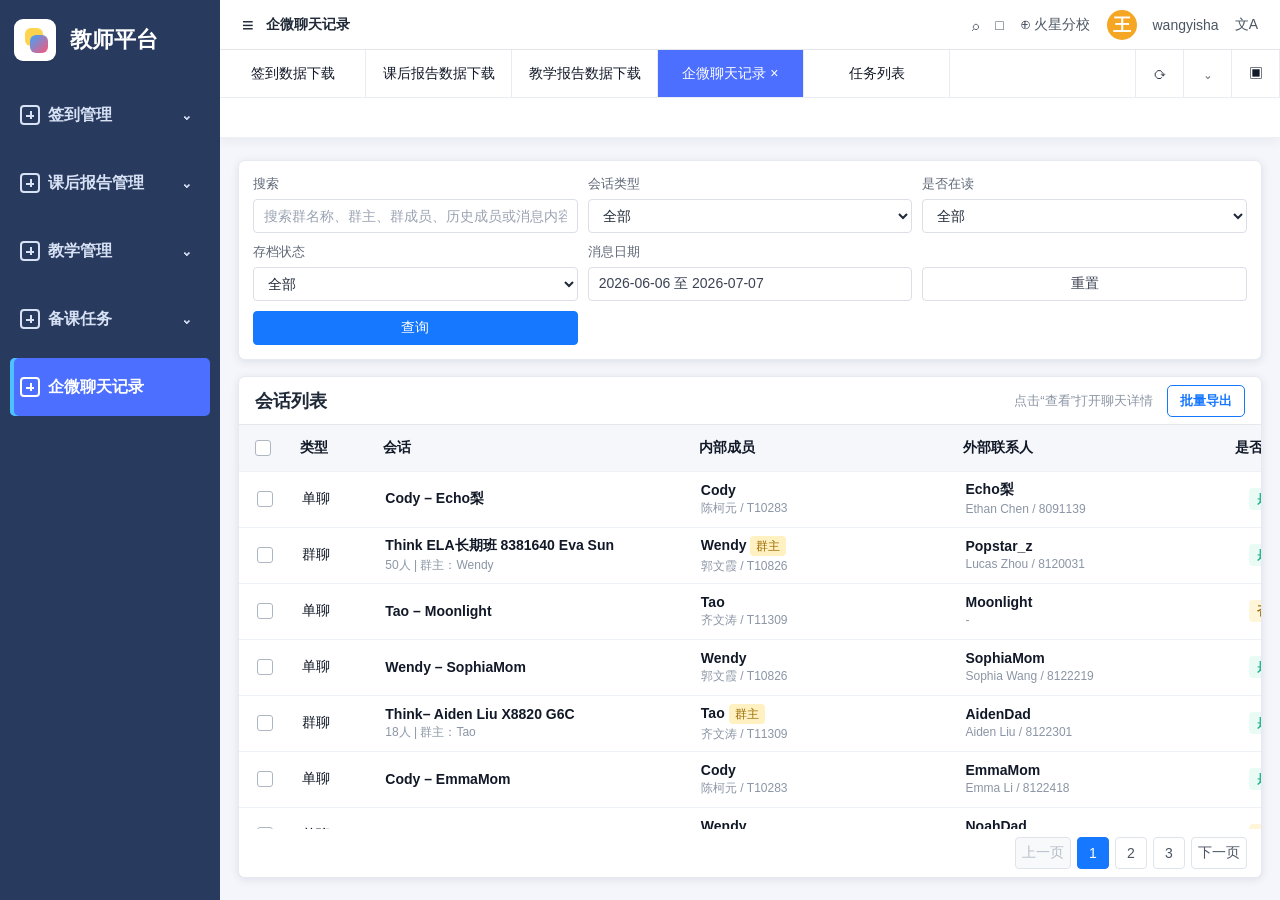
<file: outputs/index.html>
<!doctype html>
<html lang="zh-CN">
<head>
  <meta charset="utf-8">
  <meta name="viewport" content="width=device-width, initial-scale=1">
  <meta http-equiv="refresh" content="0; url=./teacher-wecom-archive-core.html">
  <title>教师平台 - 企微聊天记录</title>
</head>
<body>
  <a href="./teacher-wecom-archive-core.html">打开教师平台 - 企微聊天记录</a>
</body>
</html>
</file>
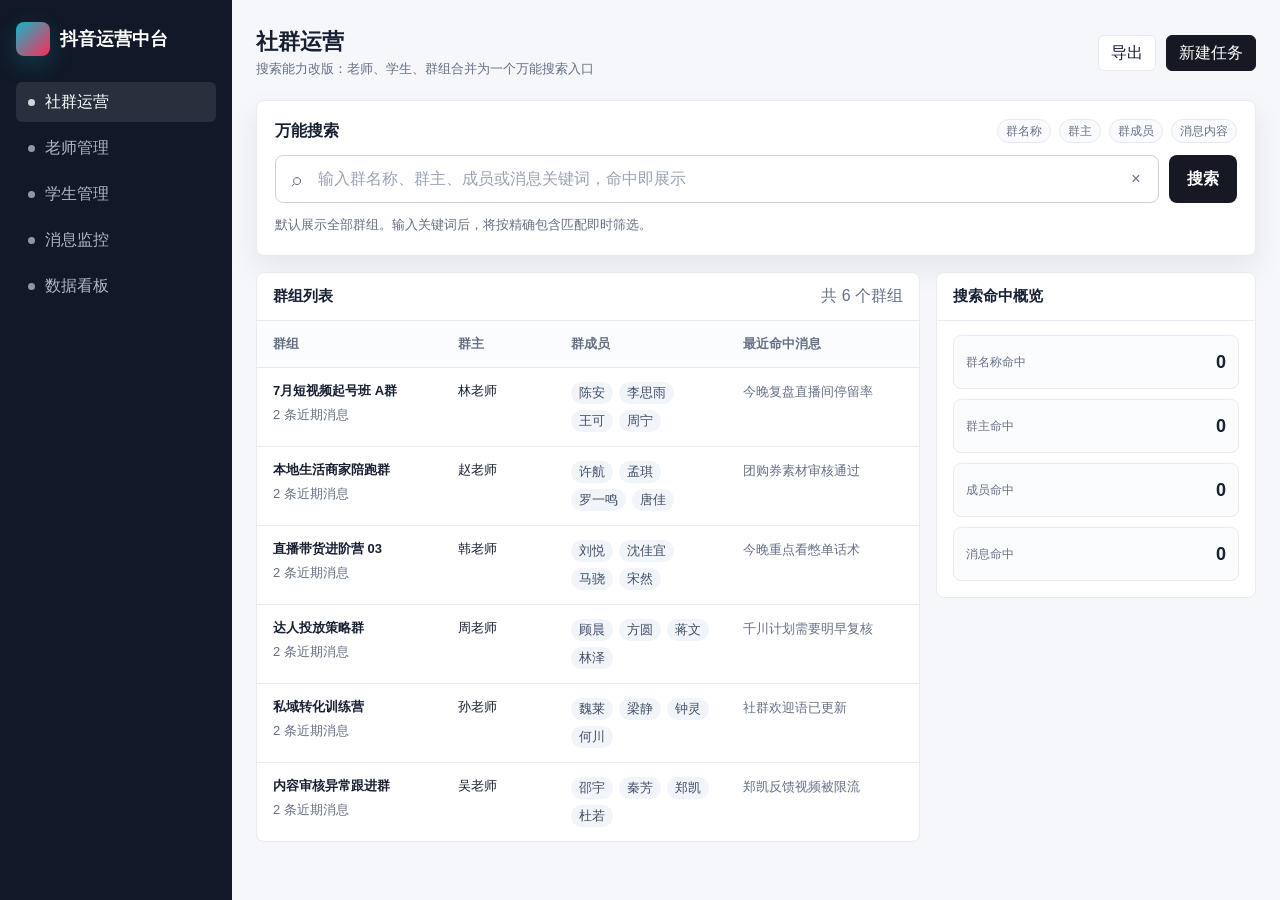
<file: outputs/douyin-ops-hub-universal-search.html>
<!doctype html>
<html lang="zh-CN">
<head>
  <meta charset="utf-8" />
  <meta name="viewport" content="width=device-width, initial-scale=1" />
  <title>抖音运营中台 - 万能搜索改版</title>
  <style>
    :root {
      color-scheme: light;
      --bg: #f6f7fb;
      --panel: #ffffff;
      --line: #e7eaf1;
      --text: #172033;
      --muted: #657085;
      --soft: #f1f4f9;
      --brand: #161823;
      --accent: #12b6c8;
      --accent-2: #fe2c55;
      --hit: #fff2b8;
      --shadow: 0 12px 30px rgba(17, 24, 39, .08);
    }

    * {
      box-sizing: border-box;
    }

    body {
      margin: 0;
      font-family: -apple-system, BlinkMacSystemFont, "Segoe UI", "PingFang SC", "Microsoft YaHei", sans-serif;
      background: var(--bg);
      color: var(--text);
    }

    button,
    input {
      font: inherit;
    }

    .app {
      min-height: 100vh;
      display: grid;
      grid-template-columns: 232px minmax(0, 1fr);
    }

    .sidebar {
      background: #111827;
      color: #d7deec;
      padding: 22px 16px;
    }

    .brand {
      display: flex;
      align-items: center;
      gap: 10px;
      margin-bottom: 26px;
      color: #fff;
      font-weight: 700;
      font-size: 18px;
    }

    .brand-mark {
      width: 34px;
      height: 34px;
      border-radius: 8px;
      background: linear-gradient(135deg, var(--accent), var(--accent-2));
      box-shadow: 0 8px 24px rgba(18, 182, 200, .24);
    }

    .nav {
      display: grid;
      gap: 6px;
    }

    .nav-item {
      border: 0;
      width: 100%;
      min-height: 40px;
      display: flex;
      align-items: center;
      gap: 10px;
      padding: 0 12px;
      border-radius: 6px;
      background: transparent;
      color: #aeb8c9;
      text-align: left;
      cursor: default;
    }

    .nav-item.active {
      background: rgba(255, 255, 255, .1);
      color: #fff;
    }

    .dot {
      width: 7px;
      height: 7px;
      border-radius: 999px;
      background: currentColor;
      opacity: .8;
    }

    main {
      min-width: 0;
      padding: 24px;
    }

    .topbar {
      min-height: 58px;
      display: flex;
      align-items: center;
      justify-content: space-between;
      gap: 16px;
      margin-bottom: 18px;
    }

    h1 {
      margin: 0;
      font-size: 22px;
      line-height: 1.25;
      letter-spacing: 0;
    }

    .meta {
      color: var(--muted);
      font-size: 13px;
      margin-top: 4px;
    }

    .toolbar {
      display: flex;
      gap: 10px;
      align-items: center;
    }

    .ghost-btn,
    .primary-btn {
      min-height: 36px;
      border-radius: 6px;
      border: 1px solid var(--line);
      padding: 0 12px;
      background: var(--panel);
      color: var(--text);
    }

    .primary-btn {
      border-color: var(--brand);
      background: var(--brand);
      color: #fff;
    }

    .search-panel {
      background: var(--panel);
      border: 1px solid var(--line);
      border-radius: 8px;
      box-shadow: var(--shadow);
      padding: 18px;
      margin-bottom: 16px;
    }

    .search-head {
      display: flex;
      align-items: center;
      justify-content: space-between;
      gap: 16px;
      margin-bottom: 12px;
    }

    .section-title {
      margin: 0;
      font-size: 16px;
      line-height: 1.4;
    }

    .scope-pills {
      display: flex;
      flex-wrap: wrap;
      gap: 8px;
      color: var(--muted);
      font-size: 12px;
    }

    .scope-pills span {
      min-height: 24px;
      display: inline-flex;
      align-items: center;
      padding: 0 8px;
      border: 1px solid var(--line);
      border-radius: 999px;
      background: #fafbfe;
    }

    .universal-search {
      display: grid;
      grid-template-columns: minmax(0, 1fr) auto;
      gap: 10px;
      align-items: center;
    }

    .input-shell {
      min-height: 48px;
      display: grid;
      grid-template-columns: 40px minmax(0, 1fr) auto;
      align-items: center;
      border: 1px solid #ccd3df;
      border-radius: 8px;
      background: #fff;
      overflow: hidden;
    }

    .input-shell:focus-within {
      border-color: var(--accent);
      box-shadow: 0 0 0 3px rgba(18, 182, 200, .13);
    }

    .search-icon {
      width: 40px;
      color: var(--muted);
      text-align: center;
      font-size: 18px;
    }

    #universalSearch {
      width: 100%;
      border: 0;
      outline: 0;
      min-height: 46px;
      color: var(--text);
    }

    #universalSearch::placeholder {
      color: #98a2b3;
    }

    .clear-btn {
      min-width: 36px;
      min-height: 36px;
      border: 0;
      background: transparent;
      color: var(--muted);
      border-radius: 6px;
      margin-right: 4px;
      cursor: pointer;
    }

    .clear-btn:hover {
      background: var(--soft);
      color: var(--text);
    }

    .search-btn {
      min-height: 48px;
      border: 0;
      border-radius: 8px;
      padding: 0 18px;
      background: var(--brand);
      color: #fff;
      font-weight: 600;
      cursor: pointer;
    }

    .result-status {
      min-height: 24px;
      display: flex;
      align-items: center;
      color: var(--muted);
      font-size: 13px;
      margin-top: 10px;
    }

    .dashboard-grid {
      display: grid;
      grid-template-columns: minmax(0, 1fr) 320px;
      gap: 16px;
      align-items: start;
    }

    .panel {
      background: var(--panel);
      border: 1px solid var(--line);
      border-radius: 8px;
      overflow: hidden;
    }

    .panel-title {
      min-height: 48px;
      padding: 0 16px;
      border-bottom: 1px solid var(--line);
      display: flex;
      align-items: center;
      justify-content: space-between;
      gap: 12px;
    }

    .panel-title strong {
      font-size: 15px;
    }

    .table {
      width: 100%;
      border-collapse: collapse;
      table-layout: fixed;
    }

    th,
    td {
      padding: 14px 16px;
      border-bottom: 1px solid var(--line);
      text-align: left;
      vertical-align: top;
      font-size: 13px;
    }

    th {
      color: var(--muted);
      background: #fbfcfe;
      font-weight: 600;
    }

    tr:last-child td {
      border-bottom: 0;
    }

    .group-name {
      font-weight: 700;
      color: var(--text);
      margin-bottom: 5px;
    }

    .subtext {
      color: var(--muted);
      line-height: 1.55;
    }

    .tag-row {
      display: flex;
      flex-wrap: wrap;
      gap: 6px;
    }

    .tag {
      display: inline-flex;
      min-height: 22px;
      align-items: center;
      border-radius: 999px;
      padding: 0 8px;
      background: var(--soft);
      color: #405069;
      white-space: nowrap;
    }

    mark {
      background: var(--hit);
      color: inherit;
      padding: 0 1px;
      border-radius: 2px;
    }

    .empty {
      padding: 42px 16px;
      text-align: center;
      color: var(--muted);
    }

    .summary-list {
      padding: 14px 16px 16px;
      display: grid;
      gap: 10px;
    }

    .summary-item {
      min-height: 54px;
      border: 1px solid var(--line);
      border-radius: 8px;
      padding: 10px 12px;
      display: flex;
      align-items: center;
      justify-content: space-between;
      gap: 12px;
      background: #fbfcfe;
    }

    .summary-item b {
      font-size: 18px;
    }

    .summary-item span {
      color: var(--muted);
      font-size: 12px;
    }

    @media (max-width: 920px) {
      .app {
        grid-template-columns: 1fr;
      }

      .sidebar {
        display: none;
      }

      main {
        padding: 16px;
      }

      .topbar,
      .search-head {
        align-items: flex-start;
        flex-direction: column;
      }

      .universal-search,
      .dashboard-grid {
        grid-template-columns: 1fr;
      }

      .search-btn {
        width: 100%;
      }

      th:nth-child(4),
      td:nth-child(4) {
        display: none;
      }
    }
  </style>
</head>
<body>
  <div class="app">
    <aside class="sidebar" aria-label="主导航">
      <div class="brand"><span class="brand-mark"></span><span>抖音运营中台</span></div>
      <nav class="nav">
        <button class="nav-item active"><span class="dot"></span>社群运营</button>
        <button class="nav-item"><span class="dot"></span>老师管理</button>
        <button class="nav-item"><span class="dot"></span>学生管理</button>
        <button class="nav-item"><span class="dot"></span>消息监控</button>
        <button class="nav-item"><span class="dot"></span>数据看板</button>
      </nav>
    </aside>

    <main>
      <header class="topbar">
        <div>
          <h1>社群运营</h1>
          <div class="meta">搜索能力改版：老师、学生、群组合并为一个万能搜索入口</div>
        </div>
        <div class="toolbar">
          <button class="ghost-btn">导出</button>
          <button class="primary-btn">新建任务</button>
        </div>
      </header>

      <section class="search-panel" aria-labelledby="searchTitle">
        <div class="search-head">
          <h2 id="searchTitle" class="section-title">万能搜索</h2>
          <div class="scope-pills" aria-label="可搜索范围">
            <span>群名称</span>
            <span>群主</span>
            <span>群成员</span>
            <span>消息内容</span>
          </div>
        </div>

        <form class="universal-search" id="searchForm">
          <label class="input-shell">
            <span class="search-icon" aria-hidden="true">⌕</span>
            <input id="universalSearch" type="search" autocomplete="off" placeholder="输入群名称、群主、成员或消息关键词，命中即展示" />
            <button class="clear-btn" id="clearSearch" type="button" aria-label="清空搜索">×</button>
          </label>
          <button class="search-btn" type="submit">搜索</button>
        </form>
        <div class="result-status" id="resultStatus">默认展示全部群组。输入关键词后，将按精确包含匹配即时筛选。</div>
      </section>

      <section class="dashboard-grid">
        <div class="panel">
          <div class="panel-title">
            <strong>群组列表</strong>
            <span class="subtext" id="tableCount">共 6 个群组</span>
          </div>
          <table class="table">
            <thead>
              <tr>
                <th style="width: 28%;">群组</th>
                <th style="width: 17%;">群主</th>
                <th style="width: 26%;">群成员</th>
                <th>最近命中消息</th>
              </tr>
            </thead>
            <tbody id="groupRows"></tbody>
          </table>
        </div>

        <aside class="panel">
          <div class="panel-title">
            <strong>搜索命中概览</strong>
          </div>
          <div class="summary-list">
            <div class="summary-item"><span>群名称命中</span><b id="groupHits">0</b></div>
            <div class="summary-item"><span>群主命中</span><b id="ownerHits">0</b></div>
            <div class="summary-item"><span>成员命中</span><b id="memberHits">0</b></div>
            <div class="summary-item"><span>消息命中</span><b id="messageHits">0</b></div>
          </div>
        </aside>
      </section>
    </main>
  </div>

  <script>
    const groups = [
      {
        name: "7月短视频起号班 A群",
        owner: "林老师",
        members: ["陈安", "李思雨", "王可", "周宁"],
        messages: ["今晚复盘直播间停留率", "陈安提交了账号诊断表"]
      },
      {
        name: "本地生活商家陪跑群",
        owner: "赵老师",
        members: ["许航", "孟琪", "罗一鸣", "唐佳"],
        messages: ["团购券素材审核通过", "许航反馈门店转化数据"]
      },
      {
        name: "直播带货进阶营 03",
        owner: "韩老师",
        members: ["刘悦", "沈佳宜", "马骁", "宋然"],
        messages: ["今晚重点看憋单话术", "刘悦已补交脚本"]
      },
      {
        name: "达人投放策略群",
        owner: "周老师",
        members: ["顾晨", "方圆", "蒋文", "林泽"],
        messages: ["千川计划需要明早复核", "方圆同步达人报价"]
      },
      {
        name: "私域转化训练营",
        owner: "孙老师",
        members: ["魏莱", "梁静", "钟灵", "何川"],
        messages: ["社群欢迎语已更新", "梁静完成用户分层标签"]
      },
      {
        name: "内容审核异常跟进群",
        owner: "吴老师",
        members: ["邵宇", "秦芳", "郑凯", "杜若"],
        messages: ["郑凯反馈视频被限流", "待确认申诉材料"]
      }
    ];

    const searchInput = document.getElementById("universalSearch");
    const clearSearch = document.getElementById("clearSearch");
    const rows = document.getElementById("groupRows");
    const status = document.getElementById("resultStatus");
    const tableCount = document.getElementById("tableCount");
    const counters = {
      group: document.getElementById("groupHits"),
      owner: document.getElementById("ownerHits"),
      member: document.getElementById("memberHits"),
      message: document.getElementById("messageHits")
    };

    function escapeHtml(value) {
      return value.replace(/[&<>"']/g, char => ({
        "&": "&amp;",
        "<": "&lt;",
        ">": "&gt;",
        '"': "&quot;",
        "'": "&#39;"
      }[char]));
    }

    function highlight(value, query) {
      const safe = escapeHtml(value);
      if (!query) return safe;
      const escapedQuery = query.replace(/[.*+?^${}()|[\]\\]/g, "\\$&");
      return safe.replace(new RegExp(escapedQuery, "gi"), match => `<mark>${match}</mark>`);
    }

    function getMatch(group, query) {
      if (!query) {
        return { group: false, owner: false, member: false, message: false, any: true };
      }

      const normalized = query.trim().toLowerCase();
      const groupHit = group.name.toLowerCase().includes(normalized);
      const ownerHit = group.owner.toLowerCase().includes(normalized);
      const memberHit = group.members.some(member => member.toLowerCase().includes(normalized));
      const messageHit = group.messages.some(message => message.toLowerCase().includes(normalized));

      return {
        group: groupHit,
        owner: ownerHit,
        member: memberHit,
        message: messageHit,
        any: groupHit || ownerHit || memberHit || messageHit
      };
    }

    function render() {
      const query = searchInput.value.trim();
      const matched = groups
        .map(group => ({ group, match: getMatch(group, query) }))
        .filter(item => item.match.any);

      const totals = matched.reduce((sum, item) => {
        if (item.match.group) sum.group += 1;
        if (item.match.owner) sum.owner += 1;
        if (item.match.member) sum.member += 1;
        if (item.match.message) sum.message += 1;
        return sum;
      }, { group: 0, owner: 0, member: 0, message: 0 });

      counters.group.textContent = totals.group;
      counters.owner.textContent = totals.owner;
      counters.member.textContent = totals.member;
      counters.message.textContent = totals.message;
      tableCount.textContent = `共 ${matched.length} 个群组`;

      if (!matched.length) {
        rows.innerHTML = `<tr><td class="empty" colspan="4">没有找到与“${escapeHtml(query)}”精确匹配的群组、群主、成员或消息内容</td></tr>`;
        status.textContent = `未命中：${query}`;
        return;
      }

      status.textContent = query
        ? `已按“${query}”精确包含匹配，命中 ${matched.length} 个群组。`
        : "默认展示全部群组。输入关键词后，将按精确包含匹配即时筛选。";

      rows.innerHTML = matched.map(({ group }) => {
        const message = group.messages.find(item => !query || item.toLowerCase().includes(query.toLowerCase())) || group.messages[0];
        return `
          <tr>
            <td>
              <div class="group-name">${highlight(group.name, query)}</div>
              <div class="subtext">${group.messages.length} 条近期消息</div>
            </td>
            <td>${highlight(group.owner, query)}</td>
            <td>
              <div class="tag-row">
                ${group.members.map(member => `<span class="tag">${highlight(member, query)}</span>`).join("")}
              </div>
            </td>
            <td class="subtext">${highlight(message, query)}</td>
          </tr>
        `;
      }).join("");
    }

    document.getElementById("searchForm").addEventListener("submit", event => {
      event.preventDefault();
      render();
    });

    searchInput.addEventListener("input", render);
    clearSearch.addEventListener("click", () => {
      searchInput.value = "";
      searchInput.focus();
      render();
    });

    render();
  </script>
</body>
</html>
</file>
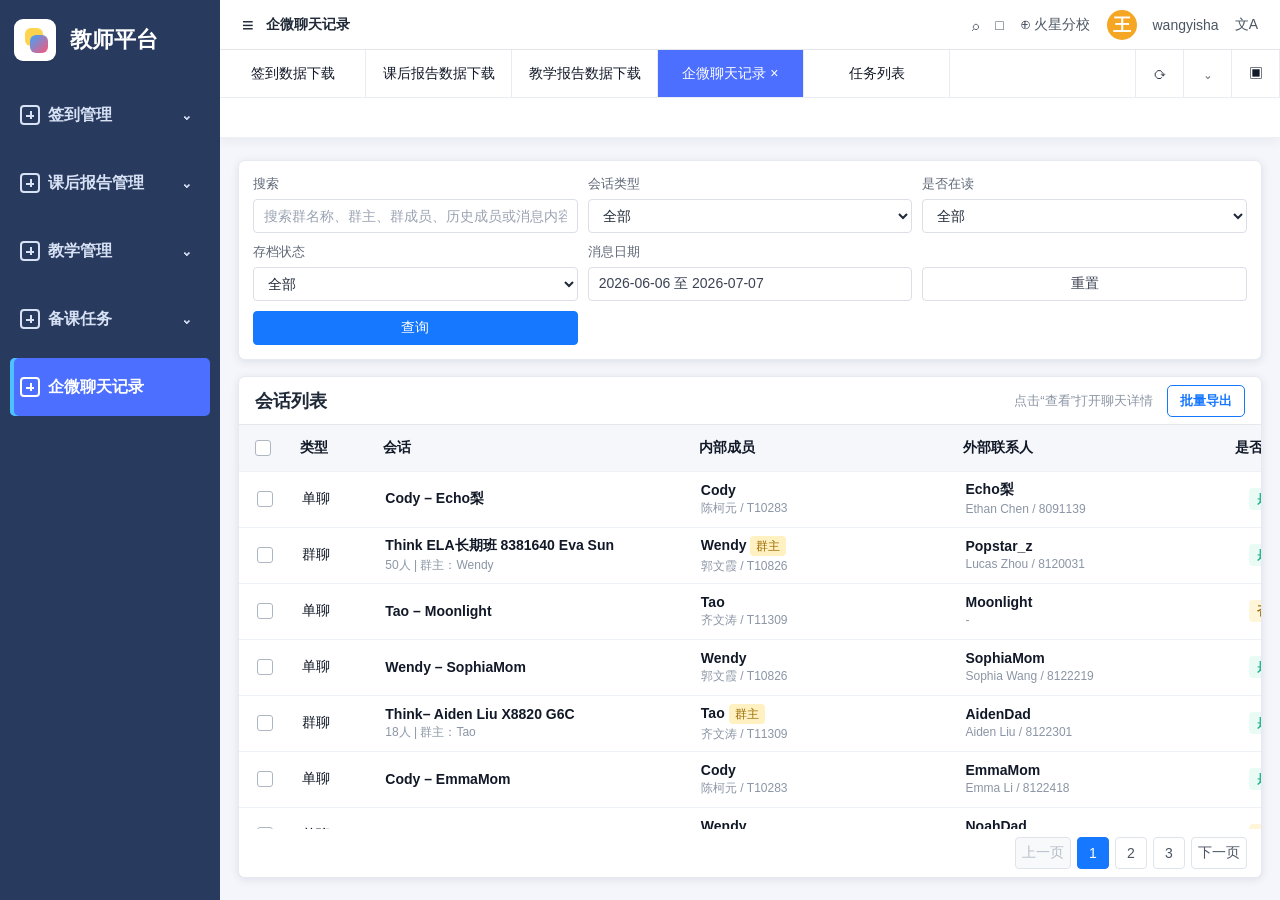
<file: outputs/teacher-wecom-archive-core.html>
<!doctype html>
<html lang="zh-CN">
<head>
  <!-- MEMBER_TIP_READ_STATUS_V3_20260709 -->
  <meta charset="utf-8">
  <meta name="viewport" content="width=device-width, initial-scale=1">
  <title>教师平台 - 企微聊天记录</title>
  <link rel="stylesheet" href="../assets/teacher-wecom-archive-core.css?v=20260709-fixed">
</head>
<body>
  <div class="app">
    <aside class="sidebar">
      <div class="brand"><span class="logo"></span><span>教师平台</span></div>
      <nav class="nav">
        <button class="nav-item"><span class="plus"></span><span>签到管理</span><span>⌄</span></button>
        <button class="nav-item"><span class="plus"></span><span>课后报告管理</span><span>⌄</span></button>
        <button class="nav-item"><span class="plus"></span><span>教学管理</span><span>⌄</span></button>
        <button class="nav-item"><span class="plus"></span><span>备课任务</span><span>⌄</span></button>
        <button class="nav-item active"><span class="plus"></span><span>企微聊天记录</span><span></span></button>
      </nav>
    </aside>

    <section class="main">
      <header class="topbar">
        <div class="crumb"><span class="hamburger">≡</span><span>企微聊天记录</span></div>
        <div class="account">
          <span>⌕</span><span>□</span><span>⊕ 火星分校</span><span class="avatar-small">王</span><span>wangyisha</span><span>文A</span>
        </div>
      </header>

      <div class="tabs-wrap">
        <div class="tabs">
          <div class="tab">签到数据下载</div>
          <div class="tab">课后报告数据下载</div>
          <div class="tab">教学报告数据下载</div>
          <div class="tab active">企微聊天记录 ×</div>
          <div class="tab">任务列表</div>
          <div style="margin-left:auto;display:flex;border-left:1px solid #e8ebf1">
            <div class="tab" style="min-width:48px">⟳</div>
            <div class="tab" style="min-width:48px">⌄</div>
            <div class="tab" style="min-width:48px">▣</div>
          </div>
        </div>
      </div>

      <main class="workspace">
        <div>
          <section class="card filters">
            <div class="field"><label>搜索</label><input id="universalFilter" placeholder="搜索群名称、群主、群成员、历史成员或消息内容"></div>
            <div class="field"><label>会话类型</label><select id="typeFilter"><option>全部</option><option>单聊</option><option>群聊</option></select></div>
            <div class="field"><label>是否在读</label><select id="readFilter"><option value="全部">全部</option><option value="是">是</option><option value="否">否</option><option value="-">-</option></select></div>
            <div class="field"><label>存档状态</label><select id="archiveFilter"><option value="全部">全部</option><option value="同意">同意</option><option value="拒绝">拒绝</option><option value="-">-</option></select></div>
            <div class="field"><label>消息日期</label><button class="btn" id="dateBtn" type="button" onclick="openDateDrawer()" style="width:100%">2026-06-06 至 2026-07-07</button></div>
            <button class="btn" id="resetBtn">重置</button>
            <button class="btn primary" id="queryBtn">查询</button>
          </section>
        </div>

        <section class="content" id="content">
          <section class="card list-card">
            <header class="list-head">
              <span>会话列表</span>
              <span class="list-actions"><span>点击“查看”打开聊天详情</span><button class="outline" id="batchBtn">批量导出</button></span>
            </header>
            <div class="table-wrap">
              <div class="table-scroll">
                <table>
                  <thead>
                    <tr>
                      <th style="width:48px"><input class="check" id="selectAll" type="checkbox" aria-label="全选"></th>
                      <th style="width:82px">类型</th>
                      <th id="convTh" style="width:310px">会话</th>
                      <th style="width:260px">内部成员</th>
                      <th style="width:250px">外部联系人</th>
                      <th style="width:112px">是否在读</th>
                      <th style="width:122px">存档状态</th>
                      <th style="width:154px">最后消息</th>
                      <th style="width:116px">操作</th>
                    </tr>
                  </thead>
                  <tbody id="rows"></tbody>
                </table>
              </div>
              <div class="pager">
                <button class="page disabled">上一页</button>
                <button class="page active">1</button>
                <button class="page">2</button>
                <button class="page">3</button>
                <button class="page">下一页</button>
              </div>
            </div>
          </section>
        </section>
      </main>
    </section>
  </div>

  <div class="detail-mask" id="detailMask">
    <div class="detail-drawer">
      <section class="card chat-card">
        <header class="chat-head" id="chatTitle">Cody – Echo梨</header>
        <div class="chat-body" id="chatBody"></div>
      </section>

      <aside class="card members-card">
        <header class="members-head">
          <span id="membersTitle">群成员（2）</span>
          <span class="member-tools">
            <button class="search-square" id="memberSearch" type="button">⌕</button>
          </span>
        </header>
        <div class="member-search-row">
          <input class="member-search-input" id="memberSearchInput" placeholder="搜索群成员">
          <button class="cancel-search" id="cancelMemberSearch" type="button">取消</button>
        </div>
        <div class="member-list" id="memberList"></div>
      </aside>
    </div>
  </div>

  <div class="member-tip" id="memberTip">
    <div class="tip-teacher" id="tipTeacher"></div>
    <div class="tip-student" id="tipStudent"></div>
  </div>

  <div class="mask" id="modalMask">
    <div class="modal">
      <div class="modal-head"><span id="modalTitle">批量导出</span><button class="link" id="closeModal">×</button></div>
      <div class="modal-body" id="modalBody">已选择当前筛选条件下的会话记录，确认后将生成导出任务。</div>
      <div class="modal-foot"><button class="btn" id="cancelModal">取消</button><button class="btn primary" id="confirmModal">确定</button></div>
    </div>
  </div>
  <div class="drawer-mask" id="dateDrawer">
    <aside class="drawer time-open" id="datePanel">
      <div class="drawer-head">
        <span class="range-start" id="rangeStartText">2026-06-06</span>
        <span class="range-sep">~</span>
        <span class="range-end" id="rangeEndText">2026-07-07</span>
      </div>
      <div class="drawer-time-row">
        <label class="time-field">开始时间 <input id="startTimeInput" type="text" inputmode="numeric" maxlength="8" placeholder="00:00:00" value="00:00:00"></label>
        <span class="range-sep">~</span>
        <label class="time-field">结束时间 <input id="endTimeInput" type="text" inputmode="numeric" maxlength="8" placeholder="23:59:59" value="23:59:59"></label>
      </div>
      <div class="drawer-body">
        <div class="calendar" data-month="2026-06">
          <div class="calendar-title"><button type="button">‹</button><span>2026年 6月</span><button type="button"></button></div>
          <div class="week"><span>一</span><span>二</span><span>三</span><span>四</span><span>五</span><span>六</span><span>日</span></div>
          <div class="days">
            <span class="day muted">25</span><span class="day muted">26</span><span class="day muted">27</span><span class="day muted">28</span><span class="day muted">29</span><span class="day muted">30</span><span class="day muted">31</span>
            <span class="day">1</span><span class="day">2</span><span class="day">3</span><span class="day">4</span><span class="day">5</span><span class="day selected">6</span><span class="day range">7</span>
            <span class="day range">8</span><span class="day range">9</span><span class="day range">10</span><span class="day range">11</span><span class="day range">12</span><span class="day range">13</span><span class="day range">14</span>
            <span class="day range">15</span><span class="day range">16</span><span class="day range">17</span><span class="day range">18</span><span class="day range">19</span><span class="day range">20</span><span class="day range">21</span>
            <span class="day range">22</span><span class="day range">23</span><span class="day range">24</span><span class="day range">25</span><span class="day range">26</span><span class="day range">27</span><span class="day range">28</span>
            <span class="day range">29</span><span class="day range">30</span><span class="day muted">1</span><span class="day muted">2</span><span class="day muted">3</span><span class="day muted">4</span><span class="day muted">5</span>
          </div>
        </div>
        <div class="calendar" data-month="2026-07">
          <div class="calendar-title"><button type="button"></button><span>2026年 7月</span><button type="button">›</button></div>
          <div class="week"><span>一</span><span>二</span><span>三</span><span>四</span><span>五</span><span>六</span><span>日</span></div>
          <div class="days">
            <span class="day range">29</span><span class="day range">30</span><span class="day range">1</span><span class="day range">2</span><span class="day range">3</span><span class="day range">4</span><span class="day range">5</span>
            <span class="day range">6</span><span class="day selected">7</span><span class="day">8</span><span class="day">9</span><span class="day">10</span><span class="day">11</span><span class="day">12</span>
            <span class="day">13</span><span class="day">14</span><span class="day">15</span><span class="day">16</span><span class="day">17</span><span class="day">18</span><span class="day">19</span>
            <span class="day">20</span><span class="day">21</span><span class="day">22</span><span class="day">23</span><span class="day">24</span><span class="day">25</span><span class="day">26</span>
            <span class="day">27</span><span class="day">28</span><span class="day">29</span><span class="day">30</span><span class="day">31</span><span class="day muted">1</span><span class="day muted">2</span>
            <span class="day muted">3</span><span class="day muted">4</span><span class="day muted">5</span><span class="day muted">6</span><span class="day muted">7</span><span class="day muted">8</span><span class="day muted">9</span>
          </div>
        </div>
      </div>
      <div class="drawer-foot"><button class="link" id="chooseTime" type="button">收起时间</button><button class="btn primary" id="applyDrawer">确定</button></div>
    </aside>
  </div>
  <div class="toast" id="toast">操作成功</div>

  <script>
    const conversations = [
      { id: 1, type: "单聊", title: "Cody – Echo梨", teacher: "Cody", real: "陈柯元", no: "T10283", contact: "Echo梨", ext: "Ethan Chen / 8091139", read: "是", archive: "同意", historicalConsent: true, exception: "", last: "2026-06-21 17:28", pastLast: "2026-06-20 22:18", messagesText: "Ethan 数学 课后练习 应用题 课堂错题照片", historicalMembers: "Echo梨 Ethan Chen", members: 2, activeTitle: "Echo梨/Ethan Chen/8091139" },
      { id: 2, type: "群聊", title: "Think ELA长期班 8381640 Eva Sun", sub: "50人 | 群主：Wendy", teacher: "Wendy", real: "郭文霞", no: "T10826", owner: true, contact: "Popstar_z", ext: "Lucas Zhou / 8120031", read: "是", archive: "同意", historicalConsent: true, exception: "群主转移", last: "2026-06-21 17:11", pastLast: "2026-06-20 16:44", messagesText: "Lucas 应用题 G5 暑期冲刺 Mina AquaMom Lucas Mom Lucas Dad", historicalMembers: "Popstar_z Lucas Mom Lucas Dad AquaMom Eva Sun", members: 50, activeTitle: "Think ELA长期班 8381640 Eva Sun" },
      { id: 3, type: "单聊", title: "Tao – Moonlight", teacher: "Tao", real: "齐文涛", no: "T11309", contact: "Moonlight", ext: "-", read: "否", archive: "同意", historicalConsent: true, exception: "", last: "2026-06-21 16:52", pastLast: "2026-06-20 09:31", messagesText: "Moonlight 练习 反馈", historicalMembers: "Moonlight", members: 2, activeTitle: "Moonlight" },
      { id: 4, type: "单聊", title: "Cody – JasonDad", teacher: "Cody", real: "陈柯元", no: "T10283", contact: "JasonDad", ext: "-", read: "否", archive: "拒绝", historicalConsent: true, exception: "被移除", last: "2026-06-20 11:20", pastLast: "2026-06-19 20:12", messagesText: "JasonDad 历史同意 后来拒绝 仍可查看", historicalMembers: "JasonDad Jason", members: 2, activeTitle: "JasonDad" },
      { id: 5, type: "单聊", title: "Wendy – SophiaMom", teacher: "Wendy", real: "郭文霞", no: "T10826", contact: "SophiaMom", ext: "Sophia Wang / 8122219", read: "是", archive: "同意", historicalConsent: true, exception: "", last: "2026-06-21 15:42", pastLast: "2026-06-20 12:42", messagesText: "Sophia Wang 课后报告", historicalMembers: "SophiaMom Sophia Wang", members: 2, activeTitle: "SophiaMom" },
      { id: 6, type: "群聊", title: "Think– Aiden Liu X8820 G6C", sub: "18人 | 群主：Tao", teacher: "Tao", real: "齐文涛", no: "T11309", owner: true, contact: "AidenDad", ext: "Aiden Liu / 8122301", read: "是", archive: "同意", historicalConsent: true, exception: "退群", last: "2026-06-21 14:28", pastLast: "2026-06-20 18:18", messagesText: "Aiden Liu 退群 前历史消息", historicalMembers: "AidenDad Aiden Liu AidenMom", members: 18, activeTitle: "Think– Aiden Liu X8820 G6C" },
      { id: 7, type: "单聊", title: "Cody – EmmaMom", teacher: "Cody", real: "陈柯元", no: "T10283", contact: "EmmaMom", ext: "Emma Li / 8122418", read: "是", archive: "同意", historicalConsent: true, exception: "", last: "2026-06-21 13:09", pastLast: "2026-06-20 10:05", messagesText: "Emma Li 作业", historicalMembers: "EmmaMom Emma Li", members: 2, activeTitle: "EmmaMom" },
      { id: 8, type: "单聊", title: "Wendy – NoahDad", teacher: "Wendy", real: "郭文霞", no: "T10826", contact: "NoahDad", ext: "-", read: "否", archive: "-", historicalConsent: false, exception: "", last: "2026-06-20 19:44", pastLast: "2026-06-20 19:44", messagesText: "NoahDad 内部未开通 未询问", historicalMembers: "NoahDad", members: 2, activeTitle: "NoahDad" },
      { id: 9, type: "群聊", title: "Think长期班 Olivia Chen 99917群", sub: "32人 | 群主：Cody", teacher: "Cody", real: "陈柯元", no: "T10283", owner: true, contact: "OliviaMom", ext: "Olivia Chen / 8122609", read: "是", archive: "同意", historicalConsent: true, exception: "群解散", last: "2026-06-20 18:26", pastLast: "2026-06-20 18:26", messagesText: "Olivia Chen 群解散 历史聊天", historicalMembers: "OliviaMom Olivia Chen", members: 32, activeTitle: "Think长期班 Olivia Chen 99917群" },
      { id: 10, type: "单聊", title: "Cody – Echo梨", teacher: "Cody", real: "陈柯元", no: "T10283", contact: "Echo梨", ext: "Ethan Chen / 8091149", read: "是", archive: "同意", historicalConsent: true, exception: "", last: "2026-06-19 17:20", pastLast: "2026-06-19 17:20", messagesText: "Echo梨 Ethan 历史数据", historicalMembers: "Echo梨 Ethan Chen", members: 2, activeTitle: "Echo梨" }
    ];

    const singleMessages = [
      { side: "other", avatar: "E", sender: "Echo梨（Ethan Chen/8091139）", text: "老师您好，Ethan 最近数学课有点跟不上，想问下课后怎么补？" },
      { side: "me", avatar: "陈", sender: "Cody（陈柯元/T10283）", text: "收到，我看了他最近两次练习，主要是应用题读题慢。我今晚发一份针对性练习。" },
      { side: "me", avatar: "陈", sender: "Cody（陈柯元/T10283）", file: "📎 📎 课后练习–Ethan.pdf" },
      { time: "17:12" },
      { side: "other", avatar: "E", sender: "Echo梨（Ethan Chen/8091139）", file: "🖼️ [图片] 课堂错题照片" },
      { time: "17:22" },
      { side: "me", avatar: "陈", sender: "Cody（陈柯元/T10283）", file: "▶ [语音] 00:16" },
      { side: "me", avatar: "陈", sender: "Cody（陈柯元/T10283）", text: "可以的，这个家庭组下两个孩子都适合做前两页。" }
    ];

    const groupMessages = [
      { side: "other", avatar: "P", sender: "Popstar_z（Lucas Zhou/8120031）", text: "老师您好，Lucas 最近应用题错得比较多，想问下怎么补？" },
      { side: "me", avatar: "郭", sender: "Wendy（郭文霞/T10826）", role: "群主", text: "收到，我今晚把针对练习发到群里。" },
      { side: "me", avatar: "郭", sender: "Wendy（郭文霞/T10826）", role: "群主", file: "📎 📎 G5–暑期冲刺练习.pdf" },
      { side: "other", avatar: "P", sender: "Popstar_z（Lucas Zhou/8120031）", file: "🖼️ [图片] 应用题错题截图" },
      { side: "other", avatar: "L", sender: "Lucas Mom（Lucas Zhou/8120031）", file: "☻ [表情] 收到" },
      { time: "17:08" },
      { side: "me", avatar: "郭", sender: "Wendy（郭文霞/T10826）", role: "群主", file: "▶ [语音] 00:05" },
      { side: "other", avatar: "助", sender: "Mina（助教 Mina/T20419）", role: "内部", text: "我同步记录到课后跟进表。" }
    ];

    const extraGroupStudents = [
      ["冬天", "Dong Tian", "S1007812", "冬", "dong dongtian winter"],
      ["LeoMom", "Leo Zhang", "8120111", "L", "leo zhang"],
      ["GraceDad", "Grace Liu", "8120112", "G", "grace liu"],
      ["AriaMom", "Aria Chen", "8120113", "A", "aria chen"],
      ["BenDad", "Ben Wang", "8120114", "B", "ben wang"],
      ["ChloeMom", "Chloe Sun", "8120115", "C", "chloe sun"],
      ["DylanDad", "Dylan Zhao", "8120116", "D", "dylan zhao"],
      ["EllaMom", "Ella Xu", "8120117", "E", "ella xu"],
      ["FelixDad", "Felix Gu", "8120118", "F", "felix gu"],
      ["HannahMom", "Hannah Qian", "8120119", "H", "hannah qian"],
      ["IanDad", "Ian Tang", "8120120", "I", "ian tang"],
      ["JuneMom", "June Li", "8120121", "J", "june li"],
      ["KimiDad", "Kimi Huang", "8120122", "K", "kimi huang"],
      ["LunaMom", "Luna Wu", "8120123", "L", "luna wu"],
      ["MasonDad", "Mason He", "8120124", "M", "mason he"],
      ["NinaMom", "Nina Fan", "8120125", "N", "nina fan"],
      ["OscarDad", "Oscar Lin", "8120126", "O", "oscar lin"],
      ["PennyMom", "Penny Jiang", "8120127", "P", "penny jiang"],
      ["QuinnDad", "Quinn Luo", "8120128", "Q", "quinn luo"],
      ["RubyMom", "Ruby Song", "8120129", "R", "ruby song"],
      ["SeanDad", "Sean Yu", "8120130", "S", "sean yu"],
      ["TinaMom", "Tina Zhou", "8120131", "T", "tina zhou"],
      ["UnaMom", "Una Xie", "8120132", "U", "una xie"],
      ["VictorDad", "Victor Ma", "8120133", "V", "victor ma"],
      ["WillMom", "Will Fang", "8120134", "W", "will fang"],
      ["XavierDad", "Xavier Shen", "8120135", "X", "xavier shen"],
      ["YoyoMom", "Yoyo Du", "8120136", "Y", "yoyo du"],
      ["ZoeDad", "Zoe Han", "8120137", "Z", "zoe han"],
      ["AprilMom", "April Ren", "8120138", "A", "april ren"],
      ["BlairDad", "Blair Peng", "8120139", "B", "blair peng"],
      ["CeliaMom", "Celia Ye", "8120140", "C", "celia ye"],
      ["DoraMom", "Dora Pan", "8120141", "D", "dora pan"],
      ["EricDad", "Eric Gao", "8120142", "E", "eric gao"],
      ["FionaMom", "Fiona Lu", "8120143", "F", "fiona lu"],
      ["GavinDad", "Gavin Cao", "8120144", "G", "gavin cao"],
      ["HelenMom", "Helen Mo", "8120145", "H", "helen mo"],
      ["IvyMom", "Ivy Bai", "8120146", "I", "ivy bai"],
      ["JackDad", "Jack Ding", "8120147", "J", "jack ding"],
      ["KellyMom", "Kelly Wei", "8120148", "K", "kelly wei"]
    ];

    const rows = document.getElementById("rows");
    const content = document.getElementById("content");
    const chatTitle = document.getElementById("chatTitle");
    const chatBody = document.getElementById("chatBody");
    const membersTitle = document.getElementById("membersTitle");
    const memberList = document.getElementById("memberList");
    const detailMask = document.getElementById("detailMask");
    const memberSearchInput = document.getElementById("memberSearchInput");
    const memberTip = document.getElementById("memberTip");
    const toast = document.getElementById("toast");
    let activeId = null;
    let dateMode = "current";
    let currentList = conversations;
    const selectedIds = new Set();
    let activeMembers = [];
    let activeMemberTotal = 0;
    let memberScrollTimer = null;
    let suppressMemberTip = false;
    let selectedStartDate = "2026-06-06";
    let selectedEndDate = "2026-07-07";
    let pickingDateSide = "start";

    function normalizeSearch(value) {
      return String(value || "").toLowerCase().replace(/\s+/g, "");
    }

    function fuzzyMatch(text, keyword) {
      const target = normalizeSearch(text);
      const query = normalizeSearch(keyword);
      if (!query) return true;
      if (target.includes(query)) return true;
      let index = 0;
      for (const char of target) {
        if (char === query[index]) index += 1;
        if (index === query.length) return true;
      }
      return false;
    }

    function dateValue(date) {
      return Number(String(date).replace(/-/g, ""));
    }

    function formatDate(month, day) {
      return `${month}-${String(day).padStart(2, "0")}`;
    }

    function formatDateRangeLabel(start, end) {
      return `${start} 至 ${end}`;
    }

    function formatExternalInfo(value) {
      const text = String(value || "").trim();
      if (!text || text === "-" || text === "–" || text.includes("\u672a\u77e5")) return "-";
      return text.replace(/\s+\/\s+/g, " / ");
    }

    function normalizeTimeInput(input) {
      const raw = input.value.trim();
      const digits = raw.replace(/\D/g, "");
      let value = raw;
      if (/^\d{1,6}$/.test(digits) && raw === digits) {
        if (digits.length <= 2) value = `${digits}:00:00`;
        else if (digits.length === 3) value = `0${digits[0]}:${digits.slice(1)}:00`;
        else if (digits.length === 4) value = `${digits.slice(0, 2)}:${digits.slice(2)}:00`;
        else if (digits.length === 5) value = `0${digits[0]}:${digits.slice(1, 3)}:${digits.slice(3)}`;
        else value = `${digits.slice(0, 2)}:${digits.slice(2, 4)}:${digits.slice(4)}`;
      }
      const match = value.match(/^(\d{1,2}):(\d{1,2})(?::(\d{1,2}))?$/);
      if (!match) {
        input.classList.add("invalid");
        return "";
      }
      const hour = Number(match[1]);
      const minute = Number(match[2]);
      const second = Number(match[3] || 0);
      if (hour > 23 || minute > 59 || second > 59) {
        input.classList.add("invalid");
        return "";
      }
      const normalized = [hour, minute, second].map(part => String(part).padStart(2, "0")).join(":");
      input.value = normalized;
      input.classList.remove("invalid");
      return normalized;
    }

    function archiveClass(value) {
      if (value === "拒绝") return "red";
      if (value === "-") return "gray";
      return "green";
    }

    function canView(item) {
      if (item.archive === "拒绝") return false;
      return item.archive === "-" || item.historicalConsent || (item.type === "群聊" && item.archive === "同意");
    }

    function getLastMessageTime(item) {
      return dateMode === "past" ? item.pastLast : item.last;
    }

    function sortByLatestMessage(list) {
      return [...list].sort((a, b) => getLastMessageTime(b).localeCompare(getLastMessageTime(a)));
    }

    function renderOps(item) {
      if (!canView(item)) {
        return `<span class="ops"><span class="muted-action" aria-disabled="true">查看</span><span class="muted-action" aria-disabled="true">导出</span></span>`;
      }
      return `<span class="ops"><button class="link" onclick="openDetail(${item.id})">查看</button><button class="link" onclick="showToast('已创建导出任务')">导出</button></span>`;
    }

    function getGroupSearchMembers(item) {
      if (item.type !== "群聊") return [];
      if (item.id === 6) {
        return [
          { name: "AidenDad", sub: "Aiden Liu / 8122301", keywords: "aidendad Aiden Liu 8122301" },
          { name: "AidenMom", sub: "Aiden Liu / 8122302", keywords: "aidenmom Aiden Liu 8122302" },
          { name: "AidenGrandma", sub: "Aiden Liu / 8122303", keywords: "aidengrandma Aiden Liu 8122303" }
        ].slice(0, item.members);
      }
      if (item.id === 9) {
        return [
          { name: "OliviaMom", sub: "Olivia Chen / 8122609", keywords: "oliviamom Olivia Chen 8122609" },
          { name: "OliviaDad", sub: "Olivia Chen / 8122610", keywords: "oliviadad Olivia Chen 8122610" },
          { name: "OliviaAunt", sub: "Olivia Chen / 8122611", keywords: "oliviaaunt Olivia Chen 8122611" }
        ].slice(0, item.members);
      }
      const base = [
        { name: item.contact, sub: compactPersonInfo(item.ext), keywords: `${item.contact} ${item.ext}` },
        { name: "Lucas Mom", sub: "Lucas Zhou / 8120031", keywords: "lucas mom Lucas Zhou 8120031" },
        { name: "AquaMom", sub: "Aqua Li / 8120104", keywords: "aquamom Aqua Li 8120104" },
        { name: "MiaDad", sub: "Mia Chen / 8120105", keywords: "miadad Mia Chen 8120105" },
        { name: "NoahMom", sub: "Noah Wang / 8120106", keywords: "noahmom Noah Wang 8120106" },
        { name: "EthanDad", sub: "Ethan Chen / 8120107", keywords: "ethandad Ethan Chen 8120107" },
        { name: "OliviaMom", sub: "Olivia Chen / 8120108", keywords: "oliviamom Olivia Chen 8120108" },
        { name: "AidenDad", sub: "Aiden Liu / 8120109", keywords: "aidendad Aiden Liu 8120109" },
        { name: "SophiaMom", sub: "Sophia Wang / 8120110", keywords: "sophiamom Sophia Wang 8120110" },
        ...extraGroupStudents.map(([name, realName, uid, , keywords]) => ({ name, sub: `${realName} / ${uid}`, keywords: `${name} ${realName} ${uid} ${keywords}` }))
      ];
      return base.slice(0, item.members);
    }

    function findMatchedGroupMember(item, keyword) {
      const q = keyword.trim();
      if (!q || item.type !== "群聊") return null;
      return getGroupSearchMembers(item).find(member => {
        const text = `${member.name} ${member.sub} ${member.keywords}`;
        return normalizeSearch(text).includes(normalizeSearch(q)) || fuzzyMatch(text, q);
      }) || null;
    }

    function renderRows(list = conversations) {
      currentList = sortByLatestMessage(list);
      rows.innerHTML = currentList.map(item => {
        const displayContact = item.matchedMember ? item.matchedMember.name : item.contact;
        const displayExt = item.matchedMember ? item.matchedMember.sub : formatExternalInfo(item.ext);
        return `
          <tr class="${item.id === activeId ? "active" : ""}">
            <td><input class="check row-check" type="checkbox" data-id="${item.id}" ${selectedIds.has(item.id) ? "checked" : ""} ${canView(item) ? "" : "disabled"} aria-label="选择${item.title}"></td>
            <td>${item.type}</td>
            <td><div class="conversation">${item.title}</div>${item.sub ? `<div class="small">${item.sub}</div>` : ""}</td>
            <td><b>${item.teacher}</b>${item.owner ? `<span class="role-tag">群主</span>` : ""}<div class="small">${item.real} / ${item.no}</div></td>
            <td><b>${displayContact}</b><div class="small">${displayExt}</div></td>
            <td><span class="pill ${item.read === "是" ? "green" : "yellow"}">${item.read}</span></td>
            <td><span class="pill ${archiveClass(item.archive)}">${item.archive}</span></td>
            <td>${getLastMessageTime(item)}</td>
            <td>${renderOps(item)}</td>
          </tr>
        `;
      }).join("");
      syncSelectAll();
    }

    function renderMessages(messages) {
      chatBody.innerHTML = `<div class="time">2026-06-21 16:58</div>` + messages.map(msg => {
        if (msg.time) return `<div class="time">${msg.time}</div>`;
        const bubble = msg.file ? renderAttachment(msg.file) : msg.text;
        const role = msg.role ? `<span class="role-tag ${msg.role === "内部" ? "blue" : ""}">${msg.role}</span>` : "";
        if (msg.side === "me") {
          return `<div class="msg me"><span></span><div class="bubble-wrap"><div class="sender">${msg.sender}${role}</div><div class="bubble">${bubble}</div></div><div class="avatar">${msg.avatar}</div></div>`;
        }
        return `<div class="msg"><div class="avatar gray">${msg.avatar}</div><div class="bubble-wrap"><div class="sender">${msg.sender}${role}</div><div class="bubble">${bubble}</div></div><span></span></div>`;
      }).join("");
    }

    function renderAttachment(value) {
      if (value.includes("语音")) {
        const duration = value.match(/\\d{2}:\\d{2}/)?.[0] || "00:05";
        return `<span class="file voice-card"><span class="voice-play">▶</span><span class="voice-dot"></span><span class="voice-line"></span><span>00:00/${duration}</span></span>`;
      }
      if (value.includes("表情")) {
        return `<span class="file emoji-card"><span>🐰</span><small>收到</small></span>`;
      }
      if (value.includes("图片")) {
        return `<span class="file image-card"><span class="image-preview"><small>Think Academy</small><b>Where Math Sparks<br>Lifelong Growth</b></span></span>`;
      }
      if (value.toLowerCase().includes("pdf")) {
        const name = value.replace(/📎/g, "").trim();
        return `<span class="file pdf-card"><span class="pdf-top">⌁ PDF</span><span class="pdf-body"><span class="pdf-name">${name}</span><span class="pdf-meta"><span>237.48KB</span><span class="pdf-actions">▣ ⬇</span></span></span></span>`;
      }
      return `<span class="file-chip">${value}</span>`;
    }

    function memberCard(member) {
      return `<div class="member" data-name="${member.name}" onmouseenter="showMemberTip('${member.name}', this)" onclick="showMemberTip('${member.name}', this)" onmouseleave="hideMemberTip()">
        <div class="avatar ${member.avatar.length === 1 && member.avatar !== "郭" && member.avatar !== "助" ? "gray" : ""}">${member.avatar}</div>
        <div><div class="member-name">${member.name} ${member.tags || ""}</div><div class="member-sub">${member.sub}</div></div>
      </div>`;
    }

    function makeMember(name, sub, avatar, tags = "", tip = {}) {
      const mainUid = tip.mainUid || "8120031";
      const mainName = tip.mainName || "Lucas Zhou";
      return {
        name,
        sub,
        avatar,
        tags,
        kind: tip.kind || "external",
        keywords: tip.keywords || "",
        archive: tip.archive || "同意",
        mainUid,
        mainName,
        accounts: tip.accounts || [{ type: "main", uid: mainUid, name: mainName, read: "是", bindAt: "2024-01-01" }],
        teacherNo: tip.teacherNo || tip.mainUid || "",
        teacherName: tip.teacherName || tip.mainName || ""
      };
    }

    function compactPersonInfo(value) {
      const formatted = formatExternalInfo(value);
      return formatted === "-" ? "-" : formatted.replace(/\s+\/\s+/g, "/");
    }

    function renderMemberCards(keyword = "") {
      const normalized = keyword.trim();
      const list = activeMembers.filter(member => {
        const text = `${member.name} ${member.sub} ${member.keywords}`;
        return fuzzyMatch(text, normalized);
      });
      membersTitle.textContent = `群成员（${activeMemberTotal || activeMembers.length}）`;
      memberList.innerHTML = list.length
        ? list.map(memberCard).join("")
        : `<div class="empty" style="padding:32px 12px;color:#8b95a5;text-align:center">暂无匹配成员</div>`;
    }

    function legacyMemberCard(name, sub, avatar, tags = "") {
      return `<div class="member" onmouseenter="showMemberTip('${name}', this)" onclick="showMemberTip('${name}', this)" onmouseleave="hideMemberTip()">
        <div class="avatar ${avatar.length === 1 && avatar !== "郭" && avatar !== "助" ? "gray" : ""}">${avatar}</div>
        <div><div class="member-name">${name} ${tags}</div><div class="member-sub">${sub}</div></div>
      </div>`;
    }

    function renderMembers(item) {
      activeMemberTotal = item.members;
      membersTitle.textContent = `群成员（${item.members}）`;
      if (item.type === "群聊") {
        const studentTag = `<span class="pill green">同意</span>`;
        const lucasFamilyAccounts = [
          { type: "main", uid: "8120031", name: "Lucas Zhou", read: "是", bindAt: "2023-09-01" },
          { type: "sub", uid: "8120032", name: "Lucas Mom", read: "是", bindAt: "2023-09-03" },
          { type: "sub", uid: "8120033", name: "Lucas Dad", read: "是", bindAt: "2023-09-05" },
          { type: "sub", uid: "8120034", name: "Lucas Grandma", read: "否", bindAt: "2023-10-12" },
          { type: "sub", uid: "8120035", name: "Lucas Grandpa", read: "是", bindAt: "2023-11-01" },
          { type: "sub", uid: "8120036", name: "Lucas Aunt", read: "-", bindAt: "2024-01-18" }
        ];
        const extraStudents = [
          ["冬天", "Dong Tian", "S1007812", "冬", "dong dongtian winter"],
          ["LeoMom", "Leo Zhang", "8120111", "L", "leo zhang"],
          ["GraceDad", "Grace Liu", "8120112", "G", "grace liu"],
          ["AriaMom", "Aria Chen", "8120113", "A", "aria chen"],
          ["BenDad", "Ben Wang", "8120114", "B", "ben wang"],
          ["ChloeMom", "Chloe Sun", "8120115", "C", "chloe sun"],
          ["DylanDad", "Dylan Zhao", "8120116", "D", "dylan zhao"],
          ["EllaMom", "Ella Xu", "8120117", "E", "ella xu"],
          ["FelixDad", "Felix Gu", "8120118", "F", "felix gu"],
          ["HannahMom", "Hannah Qian", "8120119", "H", "hannah qian"],
          ["IanDad", "Ian Tang", "8120120", "I", "ian tang"],
          ["JuneMom", "June Li", "8120121", "J", "june li"],
          ["KimiDad", "Kimi Huang", "8120122", "K", "kimi huang"],
          ["LunaMom", "Luna Wu", "8120123", "L", "luna wu"],
          ["MasonDad", "Mason He", "8120124", "M", "mason he"],
          ["NinaMom", "Nina Fan", "8120125", "N", "nina fan"],
          ["OscarDad", "Oscar Lin", "8120126", "O", "oscar lin"],
          ["PennyMom", "Penny Jiang", "8120127", "P", "penny jiang"],
          ["QuinnDad", "Quinn Luo", "8120128", "Q", "quinn luo"],
          ["RubyMom", "Ruby Song", "8120129", "R", "ruby song"],
          ["SeanDad", "Sean Yu", "8120130", "S", "sean yu"],
          ["TinaMom", "Tina Zhou", "8120131", "T", "tina zhou"],
          ["UnaMom", "Una Xie", "8120132", "U", "una xie"],
          ["VictorDad", "Victor Ma", "8120133", "V", "victor ma"],
          ["WillMom", "Will Fang", "8120134", "W", "will fang"],
          ["XavierDad", "Xavier Shen", "8120135", "X", "xavier shen"],
          ["YoyoMom", "Yoyo Du", "8120136", "Y", "yoyo du"],
          ["ZoeDad", "Zoe Han", "8120137", "Z", "zoe han"],
          ["AprilMom", "April Ren", "8120138", "A", "april ren"],
          ["BlairDad", "Blair Peng", "8120139", "B", "blair peng"],
          ["CeliaMom", "Celia Ye", "8120140", "C", "celia ye"],
          ["DoraMom", "Dora Pan", "8120141", "D", "dora pan"],
          ["EricDad", "Eric Gao", "8120142", "E", "eric gao"],
          ["FionaMom", "Fiona Lu", "8120143", "F", "fiona lu"],
          ["GavinDad", "Gavin Cao", "8120144", "G", "gavin cao"],
          ["HelenMom", "Helen Mo", "8120145", "H", "helen mo"],
          ["IvyMom", "Ivy Bai", "8120146", "I", "ivy bai"],
          ["JackDad", "Jack Ding", "8120147", "J", "jack ding"],
          ["KellyMom", "Kelly Wei", "8120148", "K", "kelly wei"]
        ];
        activeMembers = [
          makeMember("Wendy", "郭文霞/T10826", "郭", `<span class="role-tag">群主</span>`, { kind: "teacher", teacherName: "郭文霞", teacherNo: "T10826", keywords: "wendy 郭文霞 guowenxia T10826" }),
          makeMember("Mina", "助教 Mina/T20419", "助", `<span class="role-tag blue">内部</span>`, { kind: "teacher", teacherName: "助教 Mina", teacherNo: "T20419", keywords: "mina 助教 T20419" }),
          makeMember("Popstar_z", "Lucas Zhou/8120031", "P", studentTag, { accounts: lucasFamilyAccounts }),
          makeMember("Lucas Mom", "Lucas Zhou/8120031", "L", studentTag, { accounts: lucasFamilyAccounts }),
          makeMember("AquaMom", "Aqua Li/8120104", "A", studentTag, { mainUid: "8120104", mainName: "Aqua Li" }),
          makeMember("MiaDad", "Mia Chen/8120105", "M", studentTag, { mainUid: "8120105", mainName: "Mia Chen" }),
          makeMember("NoahMom", "Noah Wang/8120106", "N", studentTag, { mainUid: "8120106", mainName: "Noah Wang" }),
          makeMember("EthanDad", "Ethan Chen/8120107", "E", studentTag, { mainUid: "8120107", mainName: "Ethan Chen" }),
          makeMember("OliviaMom", "Olivia Chen/8120108", "O", studentTag, { mainUid: "8120108", mainName: "Olivia Chen" }),
          makeMember("AidenDad", "Aiden Liu/8120109", "A", studentTag, { mainUid: "8120109", mainName: "Aiden Liu" }),
          makeMember("SophiaMom", "Sophia Wang/8120110", "S", studentTag, { mainUid: "8120110", mainName: "Sophia Wang" }),
          ...extraStudents.map(([name, realName, uid, avatar, keywords]) => makeMember(name, `${realName}/${uid}`, avatar, studentTag, { mainUid: uid, mainName: realName, keywords }))
        ].slice(0, item.members);
      } else {
        activeMembers = [
          makeMember("Cody", "陈柯元/T10283", "陈", "", { kind: "teacher", teacherName: "陈柯元", teacherNo: "T10283", keywords: "cody 陈柯元 T10283" }),
          makeMember(item.contact, compactPersonInfo(item.ext), item.contact.slice(0, 1), "")
        ];
      }
      memberSearchInput.value = "";
      document.querySelector(".members-card").classList.remove("searching");
      renderMemberCards();
    }

    function openDetail(id) {
      const item = conversations.find(row => row.id === id);
      if (!item || !canView(item)) return;
      activeId = id;
      chatTitle.textContent = item.title;
      renderRows();
      renderMessages(item.type === "群聊" ? groupMessages : singleMessages);
      renderMembers(item);
      detailMask.classList.add("show");
      memberTip.classList.remove("show");
    }

    function closeDetail() {
      detailMask.classList.remove("show");
      memberTip.classList.remove("show");
    }

    function showMemberTip(name, target) {
      if (suppressMemberTip) return;
      const member = activeMembers.find(item => item.name === name) || {};
      const teacherMode = member.kind === "teacher";
      memberTip.classList.toggle("teacher-mode", teacherMode);
      if (teacherMode) {
        document.getElementById("tipTeacher").innerHTML = `
          <div>企微昵称：<b>${member.name || name}</b></div>
          <div>姓名：<b>${member.teacherName || member.mainName || "-"}</b></div>
          <div>工号：<b>${member.teacherNo || member.mainUid || "-"}</b></div>
        `;
      } else {
        const accounts = [...(member.accounts || [])].sort((a, b) => {
          if (a.type !== b.type) return a.type === "main" ? -1 : 1;
          return String(a.bindAt || "").localeCompare(String(b.bindAt || ""));
        }).slice(0, 6);
        const accountRows = accounts.map((account, index) => `
          <div class="tip-account-row">
            <span class="tip-account-type">${account.type === "main" ? "主账号" : `子账号${index}`}</span>
            <div class="tip-account-info">
              <b>UID：${account.uid || "-"}</b>
              <span>姓名：${account.name || "-"}</span>
            </div>
            <span class="tip-yes">${account.read || "-"}</span>
          </div>
        `).join("");
        document.getElementById("tipStudent").innerHTML = `
          <div class="tip-student-head">
            <div>微信昵称：<b>${member.name || name}</b></div>
            <div>姓名：<b>${member.mainName || "-"}</b></div>
            <div>UID：<b>${member.mainUid || "-"}</b></div>
            <div>绑定学生账号</div>
          </div>
          <div class="tip-account-header"><span>账号类型</span><span>账号信息</span><span>是否在读</span></div>
          <div class="tip-account-list">${accountRows}</div>
        `;
      }
      if (target) {
        const rect = target.getBoundingClientRect();
        const width = teacherMode ? 300 : 640;
        const height = teacherMode ? 150 : 430;
        const left = Math.max(16, Math.min(window.innerWidth - width - 16, rect.left - (teacherMode ? 16 : 280)));
        const top = Math.max(80, Math.min(window.innerHeight - height - 16, rect.bottom + 10));
        memberTip.style.left = `${left}px`;
        memberTip.style.right = "auto";
        memberTip.style.top = `${top}px`;
      }
      memberTip.classList.add("show");
    }

    function hideMemberTip() {
      memberTip.classList.remove("show");
    }

    document.addEventListener("click", event => {
      if (!event.target.closest(".member") && !event.target.closest(".member-tip")) memberTip.classList.remove("show");
    });

    memberList.addEventListener("scroll", () => {
      suppressMemberTip = true;
      memberTip.classList.remove("show");
      clearTimeout(memberScrollTimer);
      memberScrollTimer = setTimeout(() => {
        suppressMemberTip = false;
      }, 180);
    }, { passive: true });

    function showToast(text) {
      toast.textContent = text;
      toast.classList.add("show");
      setTimeout(() => toast.classList.remove("show"), 1500);
    }

    function openModal(title, body) {
      document.getElementById("modalTitle").textContent = title;
      document.getElementById("modalBody").textContent = body;
      document.getElementById("modalMask").classList.add("show");
    }

    function closeModal() {
      document.getElementById("modalMask").classList.remove("show");
    }

    function openDateDrawer() {
      updateDateDrawerSelection();
      document.getElementById("dateDrawer").classList.add("show");
    }

    function closeDateDrawer() {
      document.getElementById("dateDrawer").classList.remove("show");
    }

    window.openDateDrawer = openDateDrawer;
    window.closeDateDrawer = closeDateDrawer;

    function updateDateDrawerSelection() {
      document.getElementById("rangeStartText").textContent = selectedStartDate;
      document.getElementById("rangeEndText").textContent = selectedEndDate;
      document.querySelectorAll(".calendar .day").forEach(day => {
        day.classList.remove("selected", "range");
        if (day.classList.contains("muted")) return;
        const month = day.closest(".calendar")?.dataset.month;
        const current = formatDate(month, day.textContent.trim());
        const value = dateValue(current);
        const start = dateValue(selectedStartDate);
        const end = dateValue(selectedEndDate);
        if (current === selectedStartDate || current === selectedEndDate) day.classList.add("selected");
        else if (value > start && value < end) day.classList.add("range");
      });
    }

    function pickCalendarDate(day) {
      if (!day || day.classList.contains("muted")) return;
      const month = day.closest(".calendar")?.dataset.month;
      if (!month) return;
      const picked = formatDate(month, day.textContent.trim());
      const side = pickingDateSide === "start" || dateValue(picked) <= dateValue(selectedStartDate) ? "start" : "end";
      if (pickingDateSide === "start" || dateValue(picked) <= dateValue(selectedStartDate)) {
        selectedStartDate = picked;
        if (dateValue(selectedEndDate) < dateValue(selectedStartDate)) selectedEndDate = picked;
        pickingDateSide = "end";
      } else {
        selectedEndDate = picked;
        pickingDateSide = "start";
      }
      updateDateDrawerSelection();
      const targetInput = document.getElementById(side === "start" ? "startTimeInput" : "endTimeInput");
      targetInput.focus();
      targetInput.select();
    }

    function exportWorkbook() {
      const exportList = selectedIds.size
        ? currentList.filter(item => selectedIds.has(item.id) && canView(item))
        : currentList.filter(canView);
      if (!exportList.length) {
        showToast("无可导出的会话");
        return;
      }
      const relationRows = exportList.map(item => `
        <tr>
          <td>${item.id}</td><td>${item.title}</td><td>${item.type}</td><td>外部联系人</td>
          <td>${item.contact}</td><td>${formatExternalInfo(item.ext)}</td><td>${item.historicalMembers}</td>
          <td>${item.read}</td><td>${item.archive}</td>
        </tr>
      `).join("");
      const messageRows = exportList.flatMap(item => [
        `<tr><td>${item.id}</td><td>${item.contact}</td><td>文本</td><td>${item.messagesText}</td><td>${dateMode === "past" ? item.pastLast : item.last}</td><td>否</td></tr>`,
        `<tr><td>${item.id}</td><td>${item.teacher}</td><td>文件/语音</td><td>课后练习或跟进材料</td><td>${dateMode === "past" ? item.pastLast : item.last}</td><td>否</td></tr>`
      ]).join("");
      const workbook = `
        <html><head><meta charset="utf-8"></head><body>
          <h3>Sheet1_会话关系表</h3>
          <table border="1"><tr><th>会话ID</th><th>会话名称</th><th>会话类型</th><th>成员类型</th><th>成员昵称</th><th>绑定账号</th><th>子账号列表/历史成员</th><th>是否在读</th><th>存档状态</th></tr>${relationRows}</table>
          <br style="mso-data-placement:same-cell;">
          <h3>Sheet2_消息流水表</h3>
          <table border="1"><tr><th>会话ID</th><th>发送人昵称</th><th>消息类型</th><th>内容</th><th>发送时间</th><th>是否撤回</th></tr>${messageRows}</table>
        </body></html>`;
      const blob = new Blob(["\ufeff" + workbook], { type: "application/vnd.ms-excel;charset=utf-8" });
      const url = URL.createObjectURL(blob);
      const link = document.createElement("a");
      link.href = url;
      link.download = "企微聊天记录_双Sheet导出.xls";
      document.body.appendChild(link);
      link.click();
      link.remove();
      URL.revokeObjectURL(url);
    }

    document.getElementById("batchBtn").addEventListener("click", () => openModal("批量导出", "导出 Excel 将包含两个 Sheet：Sheet1 会话关系表（一行代表一个会话中的一个成员，含会话ID、成员类型、绑定账号、子账号列表、是否在读、存档状态）；Sheet2 消息流水表（按时间线逐条展示会话ID、发送人昵称、消息类型、内容、发送时间、是否撤回）。"));
    document.getElementById("closeModal").addEventListener("click", closeModal);
    document.getElementById("cancelModal").addEventListener("click", closeModal);
    document.getElementById("confirmModal").addEventListener("click", () => { exportWorkbook(); closeModal(); showToast("批量导出任务已提交"); });
    function applyConversationSearch(withToast = false) {
      const q = document.getElementById("universalFilter").value.trim();
      const type = document.getElementById("typeFilter").value;
      const read = document.getElementById("readFilter").value;
      const archive = document.getElementById("archiveFilter").value;
      const list = conversations.map(item => {
        const matchedMember = findMatchedGroupMember(item, q);
        const groupMembersText = getGroupSearchMembers(item).map(member => `${member.name} ${member.sub} ${member.keywords}`).join(" ");
        const searchText = `${item.title} ${item.activeTitle || ""} ${item.sub || ""} ${item.type} ${item.teacher} ${item.real} ${item.no} ${item.contact} ${item.ext} ${item.read} ${item.archive} ${item.messagesText} ${item.historicalMembers} ${groupMembersText}`;
        const normalizedQuery = normalizeSearch(q);
        const normalizedText = normalizeSearch(searchText);
        const searchHit = !normalizedQuery || Boolean(matchedMember) || normalizedText.includes(normalizedQuery) || fuzzyMatch(searchText, q);
        const typeHit = type === "全部" || item.type === type;
        const readHit = read === "全部" || item.read === read;
        const archiveHit = archive === "全部" || item.archive === archive;
        return searchHit && typeHit && readHit && archiveHit ? { ...item, matchedMember } : null;
      }).filter(Boolean);
      activeId = null;
      selectedIds.clear();
      closeDetail();
      renderRows(list);
      if (withToast) showToast(`查询完成，共 ${list.length} 条`);
    }

    document.getElementById("queryBtn").addEventListener("click", () => applyConversationSearch(true));
    document.getElementById("universalFilter").addEventListener("input", () => applyConversationSearch(false));
    document.getElementById("typeFilter").addEventListener("change", () => applyConversationSearch(false));
    document.getElementById("readFilter").addEventListener("change", () => applyConversationSearch(false));
    document.getElementById("archiveFilter").addEventListener("change", () => applyConversationSearch(false));
    document.getElementById("resetBtn").addEventListener("click", () => {
      document.getElementById("universalFilter").value = "";
      document.getElementById("typeFilter").value = "全部";
      document.getElementById("readFilter").value = "全部";
      document.getElementById("archiveFilter").value = "全部";
      activeId = null;
      selectedIds.clear();
      closeDetail();
      renderRows();
    });
    document.getElementById("memberSearch").addEventListener("click", () => {
      document.querySelector(".members-card").classList.add("searching");
      memberSearchInput.focus();
      renderMemberCards(memberSearchInput.value);
    });
    document.getElementById("cancelMemberSearch").addEventListener("click", () => {
      document.querySelector(".members-card").classList.remove("searching");
      memberSearchInput.value = "";
      renderMemberCards();
    });
    memberSearchInput.addEventListener("input", event => {
      renderMemberCards(event.target.value);
    });
    document.getElementById("detailMask").addEventListener("click", event => {
      if (event.target.id === "detailMask") closeDetail();
    });

    document.getElementById("dateBtn").addEventListener("click", openDateDrawer);
    document.getElementById("applyDrawer").addEventListener("click", () => {
      const start = selectedStartDate;
      const end = selectedEndDate;
      const startTime = normalizeTimeInput(document.getElementById("startTimeInput"));
      const endTime = normalizeTimeInput(document.getElementById("endTimeInput"));
      if (!startTime || !endTime) {
        showToast("请输入正确时间，格式为 HH:mm:ss");
        return;
      }
      if (dateValue(start) === dateValue(end) && startTime > endTime) {
        document.getElementById("endTimeInput").classList.add("invalid");
        showToast("结束时间不能早于开始时间");
        return;
      }
      document.getElementById("rangeStartText").textContent = start;
      document.getElementById("rangeEndText").textContent = end;
      document.getElementById("dateBtn").textContent = formatDateRangeLabel(start, end);
      dateMode = start === "2026-06-06" && end === "2026-07-07" ? "current" : "past";
      closeDateDrawer();
      renderRows(currentList);
      showToast(`时间范围已应用：${start} 至 ${end}`);
    });

    document.getElementById("dateDrawer").addEventListener("click", event => {
      if (event.target.id === "dateDrawer") closeDateDrawer();
    });
    document.getElementById("modalMask").addEventListener("click", event => {
      if (event.target.id === "modalMask") closeModal();
    });
    document.querySelector(".drawer-body").addEventListener("click", event => {
      const day = event.target.closest(".day");
      if (day) pickCalendarDate(day);
    });
    document.getElementById("chooseTime").addEventListener("click", () => {
      const panel = document.getElementById("datePanel");
      panel.classList.toggle("time-open");
      document.getElementById("chooseTime").textContent = panel.classList.contains("time-open") ? "收起时间" : "选择时间";
    });
    ["startTimeInput", "endTimeInput"].forEach(id => {
      const input = document.getElementById(id);
      input.addEventListener("input", () => input.classList.remove("invalid"));
      input.addEventListener("blur", () => normalizeTimeInput(input));
    });
    document.getElementById("selectAll").addEventListener("change", event => {
      if (event.target.checked) currentList.filter(canView).forEach(item => selectedIds.add(item.id));
      else currentList.forEach(item => selectedIds.delete(item.id));
      renderRows(currentList);
      showToast(event.target.checked ? `已选择 ${currentList.filter(canView).length} 条会话` : "已取消选择");
    });
    rows.addEventListener("change", event => {
      if (!event.target.classList.contains("row-check")) return;
      const id = Number(event.target.dataset.id);
      if (event.target.checked) selectedIds.add(id);
      else selectedIds.delete(id);
      syncSelectAll();
    });

    function syncSelectAll() {
      const selectAll = document.getElementById("selectAll");
      if (!selectAll) return;
      const visibleIds = currentList.filter(canView).map(item => item.id);
      const checkedCount = visibleIds.filter(id => selectedIds.has(id)).length;
      selectAll.checked = visibleIds.length > 0 && checkedCount === visibleIds.length;
      selectAll.indeterminate = checkedCount > 0 && checkedCount < visibleIds.length;
    }

    renderRows();
  </script>
</body>
</html>
</file>
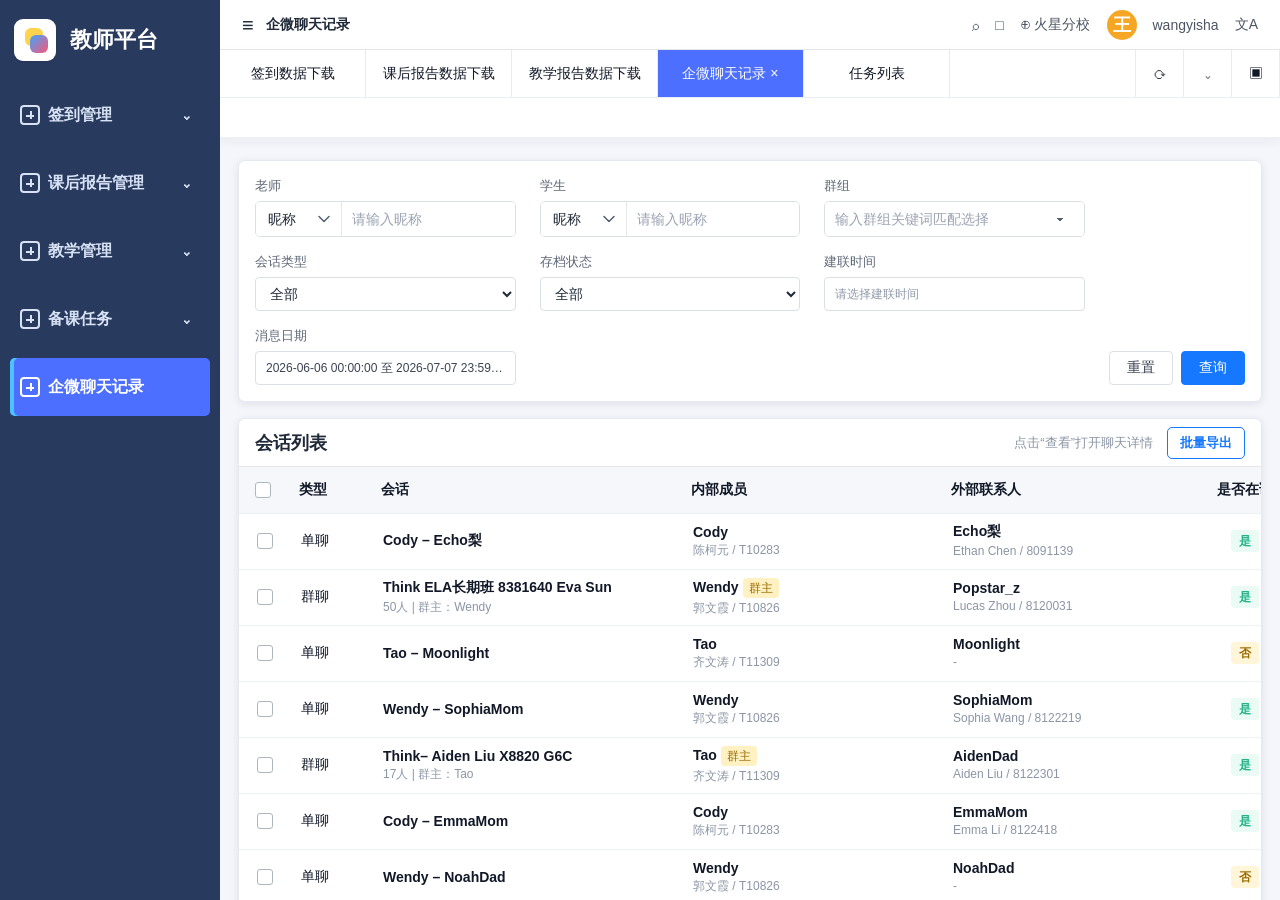
<file: outputs/v2.html>
<!doctype html>
<html lang="zh-CN">
<head>
  <!-- MEMBER_TIP_READ_STATUS_V3_20260709 -->
  <meta charset="utf-8">
  <meta name="viewport" content="width=device-width, initial-scale=1">
  <title>教师平台 - 企微聊天记录</title>
  <link rel="stylesheet" href="../assets/teacher-wecom-archive-core.css?v=20260709-fixed">
  <style>
    /* V2_MESSAGE_TYPES_20260720 */
    .chat-body .v2-bubble { max-width: 330px; overflow: hidden; border-radius: 20px; }
    .chat-body .v2-bubble-media { padding: 0 !important; border: 0 !important; background: transparent !important; box-shadow: none !important; }
    .chat-body .msg.me.owner-message .bubble:not(.v2-bubble-media) { color: #1f2d3d; background: #e8f5ff; border-color: #b9ddf8; }
    .chat-body .msg.me .v2-file-card,
    .chat-body .msg.me .v2-link-card,
    .chat-body .msg.me .v2-link-image-card,
    .chat-body .msg.me .v2-forward-card,
    .chat-card.group-chat .chat-body .v2-file-card,
    .chat-card.group-chat .chat-body .v2-link-card,
    .chat-card.group-chat .chat-body .v2-link-image-card { color: #1f2d3d; background: #e8f5ff; border: 1px solid #b9ddf8; }
    .chat-body .msg.me .v2-file-name,
    .chat-card.group-chat .chat-body .v2-file-name { color: #1f2d3d; }
    .chat-body .msg.me .v2-file-size,
    .chat-body .msg.me .v2-link-domain,
    .chat-body .msg.me .v2-forward-line,
    .chat-body .msg.me .v2-forward-foot,
    .chat-card.group-chat .chat-body .v2-file-size,
    .chat-card.group-chat .chat-body .v2-link-domain { color: #60748a; }
    .v2-file-card { width: 296px; min-height: 86px; padding: 14px 16px; display: flex; align-items: center; justify-content: space-between; gap: 14px; border-radius: 20px; color: #f5f5f5; background: #292929; box-sizing: border-box; }
    .v2-file-copy { min-width: 0; flex: 1; }
    .v2-file-name { display: block; overflow: hidden; color: #f5f5f5; font-size: 15px; line-height: 22px; text-overflow: ellipsis; white-space: nowrap; }
    .v2-file-size { display: block; margin-top: 4px; color: #9b9b9b; font-size: 13px; }
    .v2-file-icon { width: 52px; height: 62px; position: relative; display: grid; place-items: center; flex: 0 0 auto; border-radius: 5px; color: white; background: #647093; font-size: 13px; font-weight: 700; }
    .v2-file-icon::after { content: ""; position: absolute; top: 0; right: 0; border-width: 0 0 13px 13px; border-style: solid; border-color: transparent transparent rgba(255,255,255,.3) transparent; }
    .v2-file-icon.pdf { background: #e6484f; font-size: 16px; }
    .v2-image-card { width: 330px; max-width: 75vw; display: block; overflow: hidden; border-radius: 20px; background: #202124; }
    .v2-image-card img { width: 100%; height: 190px; display: block; object-fit: cover; }
    .v2-image-caption { display: block; padding: 8px 10px; color: #d8d8d8; background: #292929; font-size: 12px; }
    .v2-voice-card { width: 276px; max-width: 72vw; border: 0; background: transparent; box-sizing: border-box; }
    .v2-voice-player { height: 46px; padding: 0 12px; display: flex; align-items: center; gap: 9px; border: 1px solid #b9ddf8; border-radius: 20px; color: #4a586a; background: #e8f5ff; box-sizing: border-box; }
    .v2-voice-play { width: 32px; height: 32px; padding: 0; display: grid; place-items: center; flex: 0 0 auto; border: 0; border-radius: 50%; color: #fff; background: #2f7de1; cursor: pointer; }
    .v2-voice-triangle { width: 0; height: 0; margin-left: 2px; border-top: 6px solid transparent; border-bottom: 6px solid transparent; border-left: 9px solid currentColor; }
    .v2-voice-dot { width: 11px; height: 11px; flex: 0 0 auto; border: 3px solid #3b83df; border-radius: 50%; box-sizing: border-box; }
    .v2-voice-line { height: 5px; min-width: 36px; flex: 1 1 auto; border-radius: 999px; background: #aac7eb; }
    .v2-voice-time { flex: 0 0 auto; font-size: 13px; white-space: nowrap; }
    .member:hover { transform: none; }
    .member-tip { max-height: calc(100vh - 32px); will-change: auto; }
    .filters.v2-search-filters { display: flex; align-items: flex-end; gap: 24px; padding: 16px; }
    .filter-fields { min-width: 0; display: grid; grid-template-columns: minmax(150px, 1fr) minmax(150px, 1fr) minmax(200px, 1.2fr) minmax(96px, .55fr) minmax(100px, .55fr) minmax(238px, 1.35fr) minmax(238px, 1.35fr); gap: 24px; flex: 1 1 auto; }
    .filter-actions { display: flex; align-items: flex-end; gap: 8px; flex: 0 0 auto; }
    .filter-actions .btn { width: 64px; }
    .search-combo { display: grid; grid-template-columns: 86px minmax(0, 1fr); height: 36px; overflow: hidden; border: 1px solid #dcdfe6; border-radius: 5px; background: #fff; }
    .field .search-combo select,
    .field .search-combo input { height: 34px; border: 0; border-radius: 0; }
    .field .search-combo select { height: 34px; appearance: none; border: 0; border-right: 1px solid #e5e7eb; border-radius: 0; padding: 0 30px 0 12px; background: #fff url("data:image/svg+xml,%3Csvg xmlns='http://www.w3.org/2000/svg' width='12' height='8' viewBox='0 0 12 8'%3E%3Cpath d='M1 1.5 6 6.5l5-5' fill='none' stroke='%23526071' stroke-width='1.5' stroke-linecap='round' stroke-linejoin='round'/%3E%3C/svg%3E") no-repeat right 11px center; }
    .field .search-combo input { min-width: 0; }
    .group-picker { position: relative; }
    .group-picker-control { height: 36px; display: grid; grid-template-columns: minmax(0, 1fr) 38px; overflow: hidden; border: 1px solid #dcdfe6; border-radius: 5px; background: #fff; }
    .field .group-picker-input { width: 100%; height: 34px; min-width: 0; border: 0; border-radius: 0; }
    .group-picker-toggle { border: 0; background: #fff; color: #526071; font-size: 16px; cursor: pointer; }
    .group-picker.open .group-picker-control { border-color: #1677ff; box-shadow: 0 0 0 1px #1677ff; }
    .group-options { display: none; position: absolute; left: 0; top: 46px; z-index: 45; width: min(430px, calc(100vw - 32px)); max-height: 250px; overflow: auto; padding: 10px 0; border-radius: 6px; background: #202124; box-shadow: 0 12px 28px rgba(15,23,42,.28); }
    .group-options::before { content: ""; position: absolute; left: 30px; top: -7px; width: 14px; height: 14px; background: #202124; transform: rotate(45deg); }
    .group-picker.open .group-options { display: block; }
    .group-option { width: 100%; min-height: 36px; padding: 7px 16px; display: block; border: 0; color: #f4f5f7; background: transparent; text-align: left; font-size: 14px; font-weight: 600; cursor: pointer; }
    .group-option:hover,
    .group-option:focus { background: #34363a; outline: 0; }
    .group-option.empty { color: #a8adb7; cursor: default; }
    .date-range-btn { font-size: 12px; }
    .date-range-btn.empty { color: #9099a8; }
    .drawer-filter-title { margin-right: auto; color: #1f2d3d; font-size: 16px; font-weight: 700; }
    .empty-chat { min-height: 360px; padding: 32px; display: grid; place-items: center; box-sizing: border-box; }
    .empty-chat-panel { width: min(360px, 100%); padding: 34px 28px; display: grid; gap: 10px; border: 1px solid #dfe4ec; border-radius: 20px; color: #1f2d3d; background: #fff; box-shadow: 0 8px 24px rgba(31,45,61,.06); text-align: center; box-sizing: border-box; }
    .empty-chat-title { font-size: 18px; font-weight: 700; }
    .empty-chat-copy { color: #8a95a5; font-size: 13px; line-height: 20px; }
    .conversation-state-tag { height: 22px; margin-left: 8px; padding: 0 7px; display: inline-flex; align-items: center; border-radius: 4px; vertical-align: middle; font-size: 12px; font-weight: 600; }
    .conversation-state-tag.dissolved { color: #f04455; background: #fff0f2; }
    .conversation-state-tag.exited { color: #737d8c; background: #eef1f5; }
    .chat-head .conversation-state-tag { margin-left: 10px; }
    .recalled-message { display: flex; align-items: flex-start; gap: 8px; }
    .recalled-message .bubble { float: none; }
    .msg.me .recalled-message { justify-content: flex-end; }
    .recalled-tag { height: 30px; padding: 0 9px; display: inline-flex; align-items: center; flex: 0 0 auto; border-radius: 6px; color: #7c8593; background: #f1f3f6; font-size: 12px; }
    .message-sent-time { margin-left: 8px; color: #9aa3b2; font-size: 12px; font-weight: 400; }
    .content { align-content: start; }
    .content .list-card { align-self: start; grid-template-rows: 48px auto; }
    .content .table-wrap { grid-template-rows: auto 48px; }
    .content .table-scroll { max-height: calc(100vh - 300px); }
    @media (max-width: 1750px) {
      .filters.v2-search-filters { display: grid; grid-template-columns: minmax(0, 1fr) auto; align-items: end; gap: 24px; }
      .filter-fields { grid-template-columns: repeat(4, minmax(0, 1fr)); gap: 16px 24px; }
      .filter-actions { justify-content: flex-end; }
    }
    @media (max-width: 1280px) {
      .filter-fields { grid-template-columns: repeat(3, minmax(0, 1fr)); }
    }
    @media (max-width: 760px) {
      .filters.v2-search-filters { grid-template-columns: 1fr; }
      .filter-fields { grid-template-columns: 1fr; }
    }
    .v2-video-card { width: 330px; max-width: 75vw; height: 188px; position: relative; display: block; overflow: hidden; border-radius: 20px; background: #191919; }
    .v2-video-card img { width: 100%; height: 100%; display: block; object-fit: cover; }
    .v2-video-play { width: 54px; height: 54px; position: absolute; left: 50%; top: 50%; display: grid; place-items: center; border: 2px solid white; border-radius: 50%; color: white; background: rgba(0,0,0,.28); font-size: 24px; transform: translate(-50%,-50%); }
    .v2-video-time { position: absolute; right: 9px; bottom: 7px; color: white; font-size: 12px; text-shadow: 0 1px 3px #000; }
    .v2-emoji-card { min-width: 98px; min-height: 98px; display: grid; place-items: center; border-radius: 6px; background: transparent; font-size: 68px; line-height: 1; }
    .v2-link-card { width: 308px; padding: 13px 15px; display: block; border: 1px solid #b9ddf8; border-radius: 20px; color: #1f2d3d; background: #e8f5ff; box-sizing: border-box; text-decoration: none; }
    .msg:not(.me) .v2-link-card { border-color: #353535; color: #f5f5f5; background: #292929; }
    .v2-link-url { display: block; overflow-wrap: anywhere; font-size: 15px; line-height: 21px; }
    .v2-link-domain { display: block; margin-top: 8px; color: rgba(255,255,255,.72); font-size: 12px; }
    .v2-link-image-card { width: 308px; display: block; overflow: hidden; border: 1px solid #b9ddf8; border-radius: 20px; color: #1f2d3d; background: #e8f5ff; box-sizing: border-box; text-decoration: none; }
    .v2-link-image-card img { width: 100%; height: 126px; display: block; object-fit: cover; }
    .v2-link-image-copy { padding: 11px 13px 12px; display: block; }
    .v2-link-image-title { display: block; overflow: hidden; font-size: 15px; font-weight: 600; line-height: 22px; text-overflow: ellipsis; white-space: nowrap; }
    .v2-link-image-summary { display: block; margin-top: 3px; overflow: hidden; color: #60748a; font-size: 12px; line-height: 18px; text-overflow: ellipsis; white-space: nowrap; }
    .v2-link-image-domain { display: block; margin-top: 7px; color: #6f8298; font-size: 12px; }
    .msg:not(.me) .v2-link-image-card { border-color: #353535; color: #f5f5f5; background: #292929; }
    .msg:not(.me) .v2-link-image-summary,
    .msg:not(.me) .v2-link-image-domain { color: #a8a8a8; }
    .v2-forward-card,
    .chat-body .msg.me .v2-forward-card { width: 308px; padding: 13px 15px; border: 1px solid #dfe4ec; border-radius: 20px; color: #1f2d3d; background: #fff; box-shadow: 0 2px 8px rgba(31,45,61,.06); box-sizing: border-box; }
    .v2-forward-title { margin-bottom: 6px; overflow: hidden; font-size: 15px; font-weight: 600; text-overflow: ellipsis; white-space: nowrap; }
    .v2-forward-line,
    .chat-body .msg.me .v2-forward-line { overflow: hidden; color: #657287; font-size: 13px; line-height: 20px; text-overflow: ellipsis; white-space: nowrap; }
    .v2-forward-foot,
    .chat-body .msg.me .v2-forward-foot { margin-top: 9px; color: #8a95a5; font-size: 12px; }
    @media (max-width: 760px) {
      .v2-file-card, .v2-link-card, .v2-link-image-card, .v2-forward-card { width: min(276px, 72vw); }
      .v2-image-card, .v2-video-card { width: min(290px, 75vw); }
      .v2-voice-card { width: min(264px, 72vw); }
      .v2-image-card img { height: 164px; }
      .v2-video-card { height: 164px; }
    }
  </style>
</head>
<body>
  <div class="app">
    <aside class="sidebar">
      <div class="brand"><span class="logo"></span><span>教师平台</span></div>
      <nav class="nav">
        <button class="nav-item"><span class="plus"></span><span>签到管理</span><span>⌄</span></button>
        <button class="nav-item"><span class="plus"></span><span>课后报告管理</span><span>⌄</span></button>
        <button class="nav-item"><span class="plus"></span><span>教学管理</span><span>⌄</span></button>
        <button class="nav-item"><span class="plus"></span><span>备课任务</span><span>⌄</span></button>
        <button class="nav-item active"><span class="plus"></span><span>企微聊天记录</span><span></span></button>
      </nav>
    </aside>

    <section class="main">
      <header class="topbar">
        <div class="crumb"><span class="hamburger">≡</span><span>企微聊天记录</span></div>
        <div class="account">
          <span>⌕</span><span>□</span><span>⊕ 火星分校</span><span class="avatar-small">王</span><span>wangyisha</span><span>文A</span>
        </div>
      </header>

      <div class="tabs-wrap">
        <div class="tabs">
          <div class="tab">签到数据下载</div>
          <div class="tab">课后报告数据下载</div>
          <div class="tab">教学报告数据下载</div>
          <div class="tab active">企微聊天记录 ×</div>
          <div class="tab">任务列表</div>
          <div style="margin-left:auto;display:flex;border-left:1px solid #e8ebf1">
            <div class="tab" style="min-width:48px">⟳</div>
            <div class="tab" style="min-width:48px">⌄</div>
            <div class="tab" style="min-width:48px">▣</div>
          </div>
        </div>
      </div>

      <main class="workspace">
        <div>
          <section class="card filters v2-search-filters">
            <div class="filter-fields">
              <div class="field"><label>老师</label><div class="search-combo"><select id="teacherSearchType"><option value="nickname">昵称</option><option value="name">姓名</option><option value="employeeNo">工号</option></select><input id="teacherKeyword" placeholder="请输入昵称"></div></div>
              <div class="field"><label>学生</label><div class="search-combo"><select id="studentSearchType"><option value="nickname">昵称</option><option value="name">姓名</option><option value="uid">UID</option></select><input id="studentKeyword" placeholder="请输入昵称"></div></div>
              <div class="field"><label>群组</label><div class="group-picker" id="groupPicker"><div class="group-picker-control"><input class="group-picker-input" id="groupKeyword" placeholder="输入群组关键词匹配选择" autocomplete="off" role="combobox" aria-expanded="false" aria-controls="groupOptions"><button class="group-picker-toggle" id="groupPickerToggle" type="button" aria-label="展开群组列表">▾</button></div><div class="group-options" id="groupOptions" role="listbox"></div></div></div>
              <div class="field"><label>会话类型</label><select id="typeFilter"><option>全部</option><option>单聊</option><option>群聊</option></select></div>
              <div class="field"><label>存档状态</label><select id="archiveFilter"><option value="全部">全部</option><option value="同意">同意</option><option value="拒绝">拒绝</option><option value="-">-</option></select></div>
              <div class="field"><label>建联时间</label><button class="btn date-range-btn empty" id="contactDateBtn" type="button" style="width:100%">请选择建联时间</button></div>
              <div class="field"><label>消息日期</label><button class="btn date-range-btn" id="dateBtn" type="button" style="width:100%">2026-06-06 00:00:00 至 2026-07-07 23:59:59</button></div>
            </div>
            <div class="filter-actions"><button class="btn" id="resetBtn">重置</button><button class="btn primary" id="queryBtn">查询</button></div>
          </section>
        </div>

        <section class="content" id="content">
          <section class="card list-card">
            <header class="list-head">
              <span>会话列表</span>
              <span class="list-actions"><span>点击“查看”打开聊天详情</span><button class="outline" id="batchBtn">批量导出</button></span>
            </header>
            <div class="table-wrap">
              <div class="table-scroll">
                <table>
                  <thead>
                    <tr>
                      <th style="width:48px"><input class="check" id="selectAll" type="checkbox" aria-label="全选"></th>
                      <th style="width:82px">类型</th>
                      <th id="convTh" style="width:310px">会话</th>
                      <th style="width:260px">内部成员</th>
                      <th style="width:250px">外部联系人</th>
                      <th style="width:112px">是否在读</th>
                      <th style="width:122px">存档状态</th>
                      <th style="width:168px">建联时间</th>
                      <th style="width:154px">最后消息</th>
                      <th style="width:116px">操作</th>
                    </tr>
                  </thead>
                  <tbody id="rows"></tbody>
                </table>
              </div>
              <div class="pager">
                <button class="page disabled">上一页</button>
                <button class="page active">1</button>
                <button class="page">2</button>
                <button class="page">3</button>
                <button class="page">下一页</button>
              </div>
            </div>
          </section>
        </section>
      </main>
    </section>
  </div>

  <div class="detail-mask" id="detailMask">
    <div class="detail-drawer">
      <section class="card chat-card">
        <header class="chat-head" id="chatTitle">Cody – Echo梨</header>
        <div class="chat-body" id="chatBody"></div>
      </section>

      <aside class="card members-card">
        <header class="members-head">
          <span id="membersTitle">群成员（2）</span>
          <span class="member-tools">
            <button class="search-square" id="memberSearch" type="button">⌕</button>
          </span>
        </header>
        <div class="member-search-row">
          <input class="member-search-input" id="memberSearchInput" placeholder="搜索群成员">
          <button class="cancel-search" id="cancelMemberSearch" type="button">取消</button>
        </div>
        <div class="member-list" id="memberList"></div>
      </aside>
    </div>
  </div>

  <div class="member-tip" id="memberTip">
    <div class="tip-teacher" id="tipTeacher"></div>
    <div class="tip-student" id="tipStudent"></div>
  </div>

  <div class="mask" id="modalMask">
    <div class="modal">
      <div class="modal-head"><span id="modalTitle">批量导出</span><button class="link" id="closeModal">×</button></div>
      <div class="modal-body" id="modalBody">已选择当前筛选条件下的会话记录，确认后将生成导出任务。</div>
      <div class="modal-foot"><button class="btn" id="cancelModal">取消</button><button class="btn primary" id="confirmModal">确定</button></div>
    </div>
  </div>
  <div class="drawer-mask" id="dateDrawer">
    <aside class="drawer time-open" id="datePanel">
      <div class="drawer-head">
        <span class="drawer-filter-title" id="dateDrawerTitle">消息日期</span>
        <span class="range-start" id="rangeStartText">2026-06-06</span>
        <span class="range-sep">~</span>
        <span class="range-end" id="rangeEndText">2026-07-07</span>
      </div>
      <div class="drawer-time-row">
        <label class="time-field">开始时间 <input id="startTimeInput" type="text" inputmode="numeric" maxlength="8" placeholder="00:00:00" value="00:00:00"></label>
        <span class="range-sep">~</span>
        <label class="time-field">结束时间 <input id="endTimeInput" type="text" inputmode="numeric" maxlength="8" placeholder="23:59:59" value="23:59:59"></label>
      </div>
      <div class="drawer-body">
        <div class="calendar" data-month="2026-06">
          <div class="calendar-title"><button type="button">‹</button><span>2026年 6月</span><button type="button"></button></div>
          <div class="week"><span>一</span><span>二</span><span>三</span><span>四</span><span>五</span><span>六</span><span>日</span></div>
          <div class="days">
            <span class="day muted">25</span><span class="day muted">26</span><span class="day muted">27</span><span class="day muted">28</span><span class="day muted">29</span><span class="day muted">30</span><span class="day muted">31</span>
            <span class="day">1</span><span class="day">2</span><span class="day">3</span><span class="day">4</span><span class="day">5</span><span class="day selected">6</span><span class="day range">7</span>
            <span class="day range">8</span><span class="day range">9</span><span class="day range">10</span><span class="day range">11</span><span class="day range">12</span><span class="day range">13</span><span class="day range">14</span>
            <span class="day range">15</span><span class="day range">16</span><span class="day range">17</span><span class="day range">18</span><span class="day range">19</span><span class="day range">20</span><span class="day range">21</span>
            <span class="day range">22</span><span class="day range">23</span><span class="day range">24</span><span class="day range">25</span><span class="day range">26</span><span class="day range">27</span><span class="day range">28</span>
            <span class="day range">29</span><span class="day range">30</span><span class="day muted">1</span><span class="day muted">2</span><span class="day muted">3</span><span class="day muted">4</span><span class="day muted">5</span>
          </div>
        </div>
        <div class="calendar" data-month="2026-07">
          <div class="calendar-title"><button type="button"></button><span>2026年 7月</span><button type="button">›</button></div>
          <div class="week"><span>一</span><span>二</span><span>三</span><span>四</span><span>五</span><span>六</span><span>日</span></div>
          <div class="days">
            <span class="day range">29</span><span class="day range">30</span><span class="day range">1</span><span class="day range">2</span><span class="day range">3</span><span class="day range">4</span><span class="day range">5</span>
            <span class="day range">6</span><span class="day selected">7</span><span class="day">8</span><span class="day">9</span><span class="day">10</span><span class="day">11</span><span class="day">12</span>
            <span class="day">13</span><span class="day">14</span><span class="day">15</span><span class="day">16</span><span class="day">17</span><span class="day">18</span><span class="day">19</span>
            <span class="day">20</span><span class="day">21</span><span class="day">22</span><span class="day">23</span><span class="day">24</span><span class="day">25</span><span class="day">26</span>
            <span class="day">27</span><span class="day">28</span><span class="day">29</span><span class="day">30</span><span class="day">31</span><span class="day muted">1</span><span class="day muted">2</span>
            <span class="day muted">3</span><span class="day muted">4</span><span class="day muted">5</span><span class="day muted">6</span><span class="day muted">7</span><span class="day muted">8</span><span class="day muted">9</span>
          </div>
        </div>
      </div>
      <div class="drawer-foot"><button class="link" id="chooseTime" type="button">收起时间</button><button class="btn" id="clearDrawer" type="button">清空</button><button class="btn primary" id="applyDrawer">确定</button></div>
    </aside>
  </div>
  <div class="toast" id="toast">操作成功</div>

  <script>
    const conversations = [
      { id: 1, type: "单聊", title: "Cody – Echo梨", teacher: "Cody", real: "陈柯元", no: "T10283", contact: "Echo梨", ext: "Ethan Chen / 8091139", read: "是", archive: "同意", historicalConsent: true, exception: "", connectedAt: "2026-06-01 09:18:00", last: "2026-06-21 17:28", pastLast: "2026-06-20 22:18", messagesText: "Ethan 数学 课后练习 应用题 课堂错题照片", historicalMembers: "Echo梨 Ethan Chen", members: 2, activeTitle: "Echo梨/Ethan Chen/8091139" },
      { id: 2, type: "群聊", title: "Think ELA长期班 8381640 Eva Sun", sub: "50人 | 群主：Wendy", teacher: "Wendy", real: "郭文霞", no: "T10826", owner: true, contact: "Popstar_z", ext: "Lucas Zhou / 8120031", read: "是", archive: "同意", historicalConsent: true, exception: "群主转移", connectedAt: "2026-06-03 14:26:00", last: "2026-06-21 17:11", pastLast: "2026-06-20 16:44", messagesText: "Lucas 应用题 G5 暑期冲刺 Mina AquaMom Lucas Mom Lucas Dad", historicalMembers: "Popstar_z Lucas Mom Lucas Dad AquaMom Eva Sun", members: 50, activeTitle: "Think ELA长期班 8381640 Eva Sun" },
      { id: 3, type: "单聊", title: "Tao – Moonlight", teacher: "Tao", real: "齐文涛", no: "T11309", contact: "Moonlight", ext: "-", read: "否", archive: "同意", historicalConsent: true, exception: "", connectedAt: "2026-06-05 11:40:00", last: "2026-06-21 16:52", pastLast: "2026-06-20 09:31", messagesText: "Moonlight 练习 反馈", historicalMembers: "Moonlight", members: 2, activeTitle: "Moonlight" },
      { id: 4, type: "单聊", title: "Cody – JasonDad", teacher: "Cody", real: "陈柯元", no: "T10283", contact: "JasonDad", ext: "-", read: "否", archive: "拒绝", historicalConsent: true, exception: "被移除", connectedAt: "2026-06-07 15:02:00", last: "2026-06-20 11:20", pastLast: "2026-06-19 20:12", messagesText: "JasonDad 历史同意 后来拒绝 仍可查看", historicalMembers: "JasonDad Jason", members: 2, activeTitle: "JasonDad" },
      { id: 5, type: "单聊", title: "Wendy – SophiaMom", teacher: "Wendy", real: "郭文霞", no: "T10826", contact: "SophiaMom", ext: "Sophia Wang / 8122219", read: "是", archive: "同意", historicalConsent: true, exception: "", connectedAt: "2026-06-09 10:15:00", last: "2026-06-21 15:42", pastLast: "2026-06-20 12:42", messagesText: "Sophia Wang 课后报告", historicalMembers: "SophiaMom Sophia Wang", members: 2, activeTitle: "SophiaMom" },
      { id: 6, type: "群聊", title: "Think– Aiden Liu X8820 G6C", sub: "17人 | 群主：Tao", teacher: "Tao", real: "齐文涛", no: "T11309", owner: true, contact: "AidenDad", ext: "Aiden Liu / 8122301", read: "是", archive: "同意", historicalConsent: true, exception: "退群", connectedAt: "2026-06-11 16:38:00", last: "2026-06-21 14:28", pastLast: "2026-06-20 18:18", messagesText: "Aiden Liu 退群 前历史消息", historicalMembers: "AidenDad Aiden Liu AidenMom", members: 17, chatStatus: "已退群", activeTitle: "Think– Aiden Liu X8820 G6C" },
      { id: 7, type: "单聊", title: "Cody – EmmaMom", teacher: "Cody", real: "陈柯元", no: "T10283", contact: "EmmaMom", ext: "Emma Li / 8122418", read: "是", archive: "同意", historicalConsent: true, exception: "", connectedAt: "2026-06-13 09:52:00", last: "2026-06-21 13:09", pastLast: "2026-06-20 10:05", messagesText: "Emma Li 作业", historicalMembers: "EmmaMom Emma Li", members: 2, activeTitle: "EmmaMom" },
      { id: 8, type: "单聊", title: "Wendy – NoahDad", teacher: "Wendy", real: "郭文霞", no: "T10826", contact: "NoahDad", ext: "-", read: "否", archive: "-", historicalConsent: false, recordsFetched: false, exception: "", connectedAt: "2026-06-15 13:06:00", last: "2026-06-20 19:44", pastLast: "2026-06-20 19:44", messagesText: "NoahDad 内部未开通 未询问", historicalMembers: "NoahDad", members: 2, activeTitle: "NoahDad" },
      { id: 9, type: "群聊", title: "Think长期班 Olivia Chen 99917群", sub: "32人 | 群主：Cody", teacher: "Cody", real: "陈柯元", no: "T10283", owner: true, contact: "OliviaMom", ext: "Olivia Chen / 8122609", read: "是", archive: "同意", historicalConsent: true, exception: "群解散", connectedAt: "2026-06-17 17:20:00", last: "2026-06-20 18:26", pastLast: "2026-06-20 18:26", messagesText: "Olivia Chen 群解散 历史聊天", historicalMembers: "OliviaMom Olivia Chen", members: 32, dissolved: true, activeTitle: "Think长期班 Olivia Chen 99917群" },
      { id: 10, type: "单聊", title: "Cody – Echo梨", teacher: "Cody", real: "陈柯元", no: "T10283", contact: "Echo梨", ext: "Ethan Chen / 8091149", read: "是", archive: "同意", historicalConsent: true, exception: "", connectedAt: "2026-06-19 08:45:00", last: "2026-06-19 17:20", pastLast: "2026-06-19 17:20", messagesText: "Echo梨 Ethan 历史数据", historicalMembers: "Echo梨 Ethan Chen", members: 2, activeTitle: "Echo梨" },
      { id: 11, type: "单聊", title: "Wendy – NewParent", teacher: "Wendy", real: "郭文霞", no: "T10826", contact: "NewParent", ext: "新建联系人 / 8123001", read: "是", archive: "同意", historicalConsent: true, recordsFetched: false, exception: "", connectedAt: "2026-06-18 10:30:00", last: "", pastLast: "", messagesText: "", historicalMembers: "NewParent", members: 2, activeTitle: "NewParent", noMessages: true }
    ];

    const singleMessages = [
      { side: "other", avatar: "E", sender: "Echo梨（Ethan Chen/8091139）", kind: "text", text: "老师您好，Ethan 最近数学课有点跟不上，想问下课后怎么补？" },
      { side: "me", avatar: "陈", sender: "Cody（陈柯元/T10283）", kind: "text", text: "收到，我看了他最近两次练习，主要是应用题读题慢。我今晚发一份针对性练习。" },
      { side: "me", avatar: "陈", sender: "Cody（陈柯元/T10283）", kind: "file", name: "课后练习-Ethan.pdf", size: "182KB", fileType: "PDF" },
      { side: "me", avatar: "陈", sender: "Cody（陈柯元/T10283）", kind: "file", name: "错题整理说明.txt", size: "7KB", fileType: "TXT" },
      { time: "17:12" },
      { side: "other", avatar: "E", sender: "Echo梨（Ethan Chen/8091139）", kind: "image", caption: "课堂错题照片", src: "[data-uri]" },
      { side: "me", avatar: "陈", sender: "Cody（陈柯元/T10283）", kind: "voice", duration: "16" },
      { side: "other", avatar: "E", sender: "Echo梨（Ethan Chen/8091139）", kind: "video", duration: "0:24", src: "[data-uri]" },
      { side: "other", avatar: "E", sender: "Echo梨（Ethan Chen/8091139）", kind: "emoji", emoji: "👍" },
      { side: "me", avatar: "陈", sender: "Cody（陈柯元/T10283）", kind: "link", url: "https://www.thinkacademy.com", label: "Think Academy 课后练习资料" },
      { side: "other", avatar: "E", sender: "Echo梨（Ethan Chen/8091139）", kind: "forward", title: "Ethan 学习沟通群的聊天记录", lines: ["Ethan：这道题我还是不太明白", "Echo梨：老师能再讲一下吗？", "Cody：可以，我录一段讲解发过来。"] },
      { side: "me", avatar: "陈", sender: "Cody（陈柯元/T10283）", kind: "text", text: "可以的，这个家庭组下两个孩子都适合做前两页。" }
    ];

    const groupMessages = [
      { side: "other", avatar: "P", sender: "Popstar_z（Lucas Zhou/8120031）", kind: "text", text: "老师您好，Lucas 最近应用题错得比较多，想问下怎么补？" },
      { side: "other", avatar: "P", sender: "Popstar_z（Lucas Zhou/8120031）", kind: "text", text: "老师，我刚才发的答案版本不对，请忽略上一条。", recalled: true, sentAt: "17:02" },
      { side: "me", avatar: "郭", sender: "Wendy（郭文霞/T10826）", role: "群主", kind: "text", text: "收到，我今晚把针对练习发到群里。" },
      { side: "me", avatar: "郭", sender: "Wendy（郭文霞/T10826）", role: "群主", kind: "file", name: "G5-暑期冲刺练习.pdf", size: "237.48KB", fileType: "PDF" },
      { side: "other", avatar: "P", sender: "Popstar_z（Lucas Zhou/8120031）", kind: "image", caption: "应用题错题截图", src: "[data-uri]" },
      { side: "other", avatar: "L", sender: "Lucas Mom（Lucas Zhou/8120031）", kind: "emoji", emoji: "👌" },
      { time: "17:08" },
      { side: "me", avatar: "郭", sender: "Wendy（郭文霞/T10826）", role: "群主", kind: "voice", duration: "05" },
      { side: "other", avatar: "助", sender: "Mina（助教 Mina/T20419）", role: "内部", kind: "video", duration: "0:18", src: "[data-uri]" },
      { side: "me", avatar: "郭", sender: "Wendy（郭文霞/T10826）", role: "群主", kind: "link", url: "https://www.thinkacademy.com", label: "暑期冲刺练习说明" },
      { side: "me", avatar: "郭", sender: "Wendy（郭文霞/T10826）", role: "群主", kind: "link-image", url: "https://www.thinkacademy.com", label: "暑期冲刺练习资料", summary: "应用题专项练习与课后学习资料", previewFrom: "group" },
      { side: "other", avatar: "助", sender: "Mina（助教 Mina/T20419）", role: "内部", kind: "forward", title: "教研组的聊天记录", lines: ["Mina：已补充一份错题整理", "Wendy：晚点同步到群里", "Mina：好的，已经整理完成。"] },
      { side: "other", avatar: "助", sender: "Mina（助教 Mina/T20419）", role: "内部", kind: "text", text: "我同步记录到课后跟进表。" }
    ];

    const extraGroupStudents = [
      ["冬天", "Dong Tian", "S1007812", "冬", "dong dongtian winter"],
      ["LeoMom", "Leo Zhang", "8120111", "L", "leo zhang"],
      ["GraceDad", "Grace Liu", "8120112", "G", "grace liu"],
      ["AriaMom", "Aria Chen", "8120113", "A", "aria chen"],
      ["BenDad", "Ben Wang", "8120114", "B", "ben wang"],
      ["ChloeMom", "Chloe Sun", "8120115", "C", "chloe sun"],
      ["DylanDad", "Dylan Zhao", "8120116", "D", "dylan zhao"],
      ["EllaMom", "Ella Xu", "8120117", "E", "ella xu"],
      ["FelixDad", "Felix Gu", "8120118", "F", "felix gu"],
      ["HannahMom", "Hannah Qian", "8120119", "H", "hannah qian"],
      ["IanDad", "Ian Tang", "8120120", "I", "ian tang"],
      ["JuneMom", "June Li", "8120121", "J", "june li"],
      ["KimiDad", "Kimi Huang", "8120122", "K", "kimi huang"],
      ["LunaMom", "Luna Wu", "8120123", "L", "luna wu"],
      ["MasonDad", "Mason He", "8120124", "M", "mason he"],
      ["NinaMom", "Nina Fan", "8120125", "N", "nina fan"],
      ["OscarDad", "Oscar Lin", "8120126", "O", "oscar lin"],
      ["PennyMom", "Penny Jiang", "8120127", "P", "penny jiang"],
      ["QuinnDad", "Quinn Luo", "8120128", "Q", "quinn luo"],
      ["RubyMom", "Ruby Song", "8120129", "R", "ruby song"],
      ["SeanDad", "Sean Yu", "8120130", "S", "sean yu"],
      ["TinaMom", "Tina Zhou", "8120131", "T", "tina zhou"],
      ["UnaMom", "Una Xie", "8120132", "U", "una xie"],
      ["VictorDad", "Victor Ma", "8120133", "V", "victor ma"],
      ["WillMom", "Will Fang", "8120134", "W", "will fang"],
      ["XavierDad", "Xavier Shen", "8120135", "X", "xavier shen"],
      ["YoyoMom", "Yoyo Du", "8120136", "Y", "yoyo du"],
      ["ZoeDad", "Zoe Han", "8120137", "Z", "zoe han"],
      ["AprilMom", "April Ren", "8120138", "A", "april ren"],
      ["BlairDad", "Blair Peng", "8120139", "B", "blair peng"],
      ["CeliaMom", "Celia Ye", "8120140", "C", "celia ye"],
      ["DoraMom", "Dora Pan", "8120141", "D", "dora pan"],
      ["EricDad", "Eric Gao", "8120142", "E", "eric gao"],
      ["FionaMom", "Fiona Lu", "8120143", "F", "fiona lu"],
      ["GavinDad", "Gavin Cao", "8120144", "G", "gavin cao"],
      ["HelenMom", "Helen Mo", "8120145", "H", "helen mo"],
      ["IvyMom", "Ivy Bai", "8120146", "I", "ivy bai"],
      ["JackDad", "Jack Ding", "8120147", "J", "jack ding"],
      ["KellyMom", "Kelly Wei", "8120148", "K", "kelly wei"]
    ];

    const rows = document.getElementById("rows");
    const content = document.getElementById("content");
    const chatTitle = document.getElementById("chatTitle");
    const chatBody = document.getElementById("chatBody");
    const membersTitle = document.getElementById("membersTitle");
    const memberList = document.getElementById("memberList");
    const detailMask = document.getElementById("detailMask");
    const memberSearchInput = document.getElementById("memberSearchInput");
    const memberTip = document.getElementById("memberTip");
    const toast = document.getElementById("toast");
    let activeId = null;
    let dateMode = "current";
    let currentList = conversations;
    const selectedIds = new Set();
    let activeMembers = [];
    let activeMemberTotal = 0;
    let memberScrollTimer = null;
    let suppressMemberTip = false;
    const defaultMessageRange = { start: "2026-06-06", end: "2026-07-07", startTime: "00:00:00", endTime: "23:59:59" };
    const appliedDateRanges = {
      contact: { start: "", end: "", startTime: "00:00:00", endTime: "23:59:59" },
      message: { ...defaultMessageRange }
    };
    let activeDateField = "message";
    let selectedStartDate = defaultMessageRange.start;
    let selectedEndDate = defaultMessageRange.end;
    let pickingDateSide = "start";

    function normalizeSearch(value) {
      return String(value || "").toLowerCase().replace(/\s+/g, "");
    }

    function fuzzyMatch(text, keyword) {
      const target = normalizeSearch(text);
      const query = normalizeSearch(keyword);
      if (!query) return true;
      if (target.includes(query)) return true;
      let index = 0;
      for (const char of target) {
        if (char === query[index]) index += 1;
        if (index === query.length) return true;
      }
      return false;
    }

    function dateValue(date) {
      return Number(String(date).replace(/-/g, ""));
    }

    function formatDate(month, day) {
      return `${month}-${String(day).padStart(2, "0")}`;
    }

    function formatDateRangeLabel(start, end, startTime = "00:00:00", endTime = "23:59:59") {
      return `${start} ${startTime} 至 ${end} ${endTime}`;
    }

    function hasAppliedDateRange(field) {
      const range = appliedDateRanges[field];
      return Boolean(range?.start && range?.end);
    }

    function normalizeDateTime(value) {
      const text = String(value || "").trim();
      return text.length === 16 ? `${text}:00` : text;
    }

    function isDateTimeInRange(value, field) {
      if (!hasAppliedDateRange(field)) return true;
      if (!value) return false;
      const range = appliedDateRanges[field];
      const current = normalizeDateTime(value);
      return current >= `${range.start} ${range.startTime}` && current <= `${range.end} ${range.endTime}`;
    }

    function updateDateButton(field) {
      const button = document.getElementById(field === "contact" ? "contactDateBtn" : "dateBtn");
      const range = appliedDateRanges[field];
      const empty = !hasAppliedDateRange(field);
      button.textContent = empty
        ? `请选择${field === "contact" ? "建联时间" : "消息日期"}`
        : formatDateRangeLabel(range.start, range.end, range.startTime, range.endTime);
      button.classList.toggle("empty", empty);
    }

    function formatExternalInfo(value) {
      const text = String(value || "").trim();
      if (!text || text === "-" || text === "–" || text.includes("\u672a\u77e5")) return "-";
      return text.replace(/\s+\/\s+/g, " / ");
    }

    function normalizeTimeInput(input) {
      const raw = input.value.trim();
      const digits = raw.replace(/\D/g, "");
      let value = raw;
      if (/^\d{1,6}$/.test(digits) && raw === digits) {
        if (digits.length <= 2) value = `${digits}:00:00`;
        else if (digits.length === 3) value = `0${digits[0]}:${digits.slice(1)}:00`;
        else if (digits.length === 4) value = `${digits.slice(0, 2)}:${digits.slice(2)}:00`;
        else if (digits.length === 5) value = `0${digits[0]}:${digits.slice(1, 3)}:${digits.slice(3)}`;
        else value = `${digits.slice(0, 2)}:${digits.slice(2, 4)}:${digits.slice(4)}`;
      }
      const match = value.match(/^(\d{1,2}):(\d{1,2})(?::(\d{1,2}))?$/);
      if (!match) {
        input.classList.add("invalid");
        return "";
      }
      const hour = Number(match[1]);
      const minute = Number(match[2]);
      const second = Number(match[3] || 0);
      if (hour > 23 || minute > 59 || second > 59) {
        input.classList.add("invalid");
        return "";
      }
      const normalized = [hour, minute, second].map(part => String(part).padStart(2, "0")).join(":");
      input.value = normalized;
      input.classList.remove("invalid");
      return normalized;
    }

    function archiveClass(value) {
      if (value === "拒绝") return "red";
      if (value === "-") return "gray";
      return "green";
    }

    function canView(item) {
      return Boolean(item);
    }

    function hasFetchedRecords(item) {
      return item.recordsFetched !== false && !item.noMessages;
    }

    function getLastMessageTime(item) {
      return dateMode === "past" ? (item.pastLast || item.last || "") : (item.last || "");
    }

    function sortByLatestMessage(list) {
      return [...list].sort((a, b) => {
        const messageOrder = getLastMessageTime(b).localeCompare(getLastMessageTime(a));
        return messageOrder || b.connectedAt.localeCompare(a.connectedAt);
      });
    }

    function renderOps(item) {
      return `<span class="ops"><button class="link" onclick="openDetail(${item.id})">查看</button><button class="link" onclick="openSingleExport(${item.id})">导出</button></span>`;
    }

    function getGroupSearchMembers(item) {
      if (item.type !== "群聊") return [];
      if (item.id === 6) {
        return [
          { name: "AidenDad", sub: "Aiden Liu / 8122301", keywords: "aidendad Aiden Liu 8122301" },
          { name: "AidenMom", sub: "Aiden Liu / 8122302", keywords: "aidenmom Aiden Liu 8122302" },
          { name: "AidenGrandma", sub: "Aiden Liu / 8122303", keywords: "aidengrandma Aiden Liu 8122303" }
        ].slice(0, item.members);
      }
      if (item.id === 9) {
        return [
          { name: "OliviaMom", sub: "Olivia Chen / 8122609", keywords: "oliviamom Olivia Chen 8122609" },
          { name: "OliviaDad", sub: "Olivia Chen / 8122610", keywords: "oliviadad Olivia Chen 8122610" },
          { name: "OliviaAunt", sub: "Olivia Chen / 8122611", keywords: "oliviaaunt Olivia Chen 8122611" }
        ].slice(0, item.members);
      }
      const base = [
        { name: item.contact, sub: compactPersonInfo(item.ext), keywords: `${item.contact} ${item.ext}` },
        { name: "Lucas Mom", sub: "Lucas Zhou / 8120031", keywords: "lucas mom Lucas Zhou 8120031" },
        { name: "AquaMom", sub: "Aqua Li / 8120104", keywords: "aquamom Aqua Li 8120104" },
        { name: "MiaDad", sub: "Mia Chen / 8120105", keywords: "miadad Mia Chen 8120105" },
        { name: "NoahMom", sub: "Noah Wang / 8120106", keywords: "noahmom Noah Wang 8120106" },
        { name: "EthanDad", sub: "Ethan Chen / 8120107", keywords: "ethandad Ethan Chen 8120107" },
        { name: "OliviaMom", sub: "Olivia Chen / 8120108", keywords: "oliviamom Olivia Chen 8120108" },
        { name: "AidenDad", sub: "Aiden Liu / 8120109", keywords: "aidendad Aiden Liu 8120109" },
        { name: "SophiaMom", sub: "Sophia Wang / 8120110", keywords: "sophiamom Sophia Wang 8120110" },
        ...extraGroupStudents.map(([name, realName, uid, , keywords]) => ({ name, sub: `${realName} / ${uid}`, keywords: `${name} ${realName} ${uid} ${keywords}` }))
      ];
      return base.slice(0, item.members);
    }

    function findMatchedGroupMember(item, keyword) {
      const q = keyword.trim();
      if (!q || item.type !== "群聊") return null;
      return getGroupSearchMembers(item).find(member => {
        const text = `${member.name} ${member.sub} ${member.keywords}`;
        return normalizeSearch(text).includes(normalizeSearch(q)) || fuzzyMatch(text, q);
      }) || null;
    }

    function renderRows(list = conversations) {
      currentList = sortByLatestMessage(list);
      rows.innerHTML = currentList.map(item => {
        const displayContact = item.matchedMember ? item.matchedMember.name : item.contact;
        const displayExt = item.matchedMember ? item.matchedMember.sub : formatExternalInfo(item.ext);
        return `
          <tr class="${item.id === activeId ? "active" : ""}">
            <td><input class="check row-check" type="checkbox" data-id="${item.id}" ${selectedIds.has(item.id) ? "checked" : ""} ${canView(item) ? "" : "disabled"} aria-label="选择${item.title}"></td>
            <td>${item.type}</td>
            <td><div class="conversation">${item.title}${item.dissolved ? `<span class="conversation-state-tag dissolved">已解散</span>` : ""}</div>${item.sub ? `<div class="small">${item.sub}</div>` : ""}</td>
            <td><b>${item.teacher}</b>${item.owner ? `<span class="role-tag">群主</span>` : ""}<div class="small">${item.real} / ${item.no}</div></td>
            <td><b>${displayContact}</b><div class="small">${displayExt}</div></td>
            <td><span class="pill ${item.read === "是" ? "green" : "yellow"}">${item.read}</span></td>
            <td><span class="pill ${archiveClass(item.archive)}">${item.archive}</span></td>
            <td>${item.connectedAt}</td>
            <td>${getLastMessageTime(item) || `<span class="small">暂无消息</span>`}</td>
            <td>${renderOps(item)}</td>
          </tr>
        `;
      }).join("");
      syncSelectAll();
    }

    function escapeMessageHtml(value = "") {
      return String(value).replace(/[&<>"']/g, char => ({ "&": "&amp;", "<": "&lt;", ">": "&gt;", '"': "&quot;", "'": "&#39;" })[char]);
    }

    function renderMessagePayload(msg) {
      const kind = msg.kind || (msg.file ? "file" : "text");
      if (kind === "file") {
        const type = escapeMessageHtml(msg.fileType || "FILE");
        return `<div class="v2-file-card"><div class="v2-file-copy"><span class="v2-file-name">${escapeMessageHtml(msg.name || msg.file)}</span><span class="v2-file-size">${escapeMessageHtml(msg.size || "未知大小")}</span></div><span class="v2-file-icon ${type === "PDF" ? "pdf" : ""}">${type}</span></div>`;
      }
      if (kind === "image") {
        return `<div class="v2-image-card"><img src="${escapeMessageHtml(msg.src)}" alt="${escapeMessageHtml(msg.caption || "聊天图片")}" loading="lazy"><span class="v2-image-caption">${escapeMessageHtml(msg.caption || "图片")}</span></div>`;
      }
      if (kind === "voice") {
        const rawDuration = String(msg.duration || "5");
        const seconds = rawDuration.includes(":") ? rawDuration.split(":").pop() : rawDuration;
        const duration = `00:${String(seconds).padStart(2, "0")}`;
        return `<div class="v2-voice-card"><div class="v2-voice-player"><button class="v2-voice-play" type="button" aria-label="播放语音"><span class="v2-voice-triangle"></span></button><span class="v2-voice-dot"></span><span class="v2-voice-line"></span><span class="v2-voice-time">00:00/${escapeMessageHtml(duration)}</span></div></div>`;
      }
      if (kind === "video") {
        return `<div class="v2-video-card"><img src="${escapeMessageHtml(msg.src)}" alt="视频预览" loading="lazy"><span class="v2-video-play">▶</span><span class="v2-video-time">${escapeMessageHtml(msg.duration || "0:04")}</span></div>`;
      }
      if (kind === "emoji") {
        return `<div class="v2-emoji-card" aria-label="表情">${escapeMessageHtml(msg.emoji || "😊")}</div>`;
      }
      if (kind === "link") {
        return `<a class="v2-link-card" href="${escapeMessageHtml(msg.url)}" target="_blank" rel="noopener noreferrer"><span class="v2-link-url">${escapeMessageHtml(msg.label || msg.url)}</span><span class="v2-link-domain">${escapeMessageHtml(msg.url)}</span></a>`;
      }
      if (kind === "link-image") {
        const sourceMessages = msg.previewFrom === "group" ? groupMessages : singleMessages;
        const previewSrc = msg.src || sourceMessages.find(message => message.kind === "image")?.src || "";
        return `<a class="v2-link-image-card" href="${escapeMessageHtml(msg.url)}" target="_blank" rel="noopener noreferrer"><img src="${escapeMessageHtml(previewSrc)}" alt="${escapeMessageHtml(msg.label || "链接预览图片")}" loading="lazy"><span class="v2-link-image-copy"><span class="v2-link-image-title">${escapeMessageHtml(msg.label || msg.url)}</span><span class="v2-link-image-summary">${escapeMessageHtml(msg.summary || "查看链接详情")}</span><span class="v2-link-image-domain">${escapeMessageHtml(msg.url)}</span></span></a>`;
      }
      if (kind === "forward") {
        const lines = (msg.lines || []).slice(0, 3).map(line => `<div class="v2-forward-line">${escapeMessageHtml(line)}</div>`).join("");
        return `<div class="v2-forward-card"><div class="v2-forward-title">${escapeMessageHtml(msg.title || "转发的聊天记录")}</div>${lines}<div class="v2-forward-foot">聊天记录</div></div>`;
      }
      return escapeMessageHtml(msg.text || "");
    }

    function renderMessages(messages) {
      if (!messages.length) {
        chatBody.innerHTML = `<div class="empty-chat"><div class="empty-chat-panel"><strong class="empty-chat-title">暂无消息</strong><span class="empty-chat-copy">该会话从未拉取过聊天记录</span></div></div>`;
        return;
      }
      chatBody.innerHTML = `<div class="time">2026-06-21 16:58</div>` + messages.map(msg => {
        if (msg.time) return `<div class="time">${msg.time}</div>`;
        const kind = msg.kind || (msg.file ? "file" : "text");
        const bubble = renderMessagePayload(msg);
        const sender = escapeMessageHtml(msg.sender.replace("助教 ", ""));
        const role = msg.role ? `<span class="role-tag ${msg.role === "内部" ? "blue" : ""}">${msg.role}</span>` : "";
        const sentTime = msg.sentAt ? `<span class="message-sent-time">${escapeMessageHtml(msg.sentAt)}</span>` : "";
        const bubbleClass = ["file", "image", "voice", "video", "emoji", "link", "link-image", "forward"].includes(kind) ? " v2-bubble v2-bubble-media" : " v2-bubble";
        const content = msg.recalled ? `<div class="recalled-message"><span class="recalled-tag">已撤回</span><div class="bubble${bubbleClass}">${bubble}</div></div>` : `<div class="bubble${bubbleClass}">${bubble}</div>`;
        if (msg.side === "me") {
          return `<div class="msg me${msg.role === "群主" ? " owner-message" : ""}"><span></span><div class="bubble-wrap"><div class="sender">${sender}${role}${sentTime}</div>${content}</div><div class="avatar">${msg.avatar}</div></div>`;
        }
        return `<div class="msg"><div class="avatar gray">${msg.avatar}</div><div class="bubble-wrap"><div class="sender">${sender}${role}${sentTime}</div>${content}</div><span></span></div>`;
      }).join("");
    }

    function renderAttachment(value) {
      if (value.includes("语音")) {
        const duration = value.match(/\\d{2}:\\d{2}/)?.[0] || "00:05";
        return `<span class="file voice-card"><span class="voice-play">▶</span><span class="voice-dot"></span><span class="voice-line"></span><span>00:00/${duration}</span></span>`;
      }
      if (value.includes("表情")) {
        return `<span class="file emoji-card"><span>🐰</span><small>收到</small></span>`;
      }
      if (value.includes("图片")) {
        return `<span class="file image-card"><span class="image-preview"><small>Think Academy</small><b>Where Math Sparks<br>Lifelong Growth</b></span></span>`;
      }
      if (value.toLowerCase().includes("pdf")) {
        const name = value.replace(/📎/g, "").trim();
        return `<span class="file pdf-card"><span class="pdf-top">⌁ PDF</span><span class="pdf-body"><span class="pdf-name">${name}</span><span class="pdf-meta"><span>237.48KB</span><span class="pdf-actions">▣ ⬇</span></span></span></span>`;
      }
      return `<span class="file-chip">${value}</span>`;
    }

    function memberCard(member) {
      return `<div class="member" data-name="${member.name}" onmouseenter="showMemberTip('${member.name}', this)" onclick="showMemberTip('${member.name}', this)" onmouseleave="hideMemberTip()">
        <div class="avatar ${member.avatar.length === 1 && member.avatar !== "郭" && member.avatar !== "助" ? "gray" : ""}">${member.avatar}</div>
        <div><div class="member-name">${member.name} ${member.tags || ""}</div><div class="member-sub">${member.sub}</div></div>
      </div>`;
    }

    function makeMember(name, sub, avatar, tags = "", tip = {}) {
      const mainUid = tip.mainUid || "8120031";
      const mainName = tip.mainName || "Lucas Zhou";
      return {
        name,
        sub,
        avatar,
        tags,
        kind: tip.kind || "external",
        keywords: tip.keywords || "",
        archive: tip.archive || "同意",
        mainUid,
        mainName,
        accounts: tip.accounts || [{ type: "main", uid: mainUid, name: mainName, read: "是", bindAt: "2024-01-01" }],
        teacherNo: tip.teacherNo || tip.mainUid || "",
        teacherName: tip.teacherName || tip.mainName || ""
      };
    }

    function compactPersonInfo(value) {
      const formatted = formatExternalInfo(value);
      return formatted === "-" ? "-" : formatted.replace(/\s+\/\s+/g, "/");
    }

    function renderMemberCards(keyword = "") {
      const normalized = keyword.trim();
      const list = activeMembers.filter(member => {
        const text = `${member.name} ${member.sub} ${member.keywords}`;
        return fuzzyMatch(text, normalized);
      });
      membersTitle.textContent = `群成员（${activeMemberTotal || activeMembers.length}）`;
      memberList.innerHTML = list.length
        ? list.map(memberCard).join("")
        : `<div class="empty" style="padding:32px 12px;color:#8b95a5;text-align:center">暂无匹配成员</div>`;
    }

    function legacyMemberCard(name, sub, avatar, tags = "") {
      return `<div class="member" onmouseenter="showMemberTip('${name}', this)" onclick="showMemberTip('${name}', this)" onmouseleave="hideMemberTip()">
        <div class="avatar ${avatar.length === 1 && avatar !== "郭" && avatar !== "助" ? "gray" : ""}">${avatar}</div>
        <div><div class="member-name">${name} ${tags}</div><div class="member-sub">${sub}</div></div>
      </div>`;
    }

    function renderMembers(item) {
      activeMemberTotal = item.members;
      membersTitle.textContent = `群成员（${item.members}）`;
      if (item.type === "群聊") {
        const studentTag = `<span class="pill green">同意</span>`;
        const lucasFamilyAccounts = [
          { type: "main", uid: "8120031", name: "Lucas Zhou", read: "是", bindAt: "2023-09-01" },
          { type: "sub", uid: "8120032", name: "Lucas Mom", read: "是", bindAt: "2023-09-03" },
          { type: "sub", uid: "8120033", name: "Lucas Dad", read: "是", bindAt: "2023-09-05" },
          { type: "sub", uid: "8120034", name: "Lucas Grandma", read: "否", bindAt: "2023-10-12" },
          { type: "sub", uid: "8120035", name: "Lucas Grandpa", read: "是", bindAt: "2023-11-01" },
          { type: "sub", uid: "8120036", name: "Lucas Aunt", read: "-", bindAt: "2024-01-18" }
        ];
        const extraStudents = [
          ["冬天", "Dong Tian", "S1007812", "冬", "dong dongtian winter"],
          ["LeoMom", "Leo Zhang", "8120111", "L", "leo zhang"],
          ["GraceDad", "Grace Liu", "8120112", "G", "grace liu"],
          ["AriaMom", "Aria Chen", "8120113", "A", "aria chen"],
          ["BenDad", "Ben Wang", "8120114", "B", "ben wang"],
          ["ChloeMom", "Chloe Sun", "8120115", "C", "chloe sun"],
          ["DylanDad", "Dylan Zhao", "8120116", "D", "dylan zhao"],
          ["EllaMom", "Ella Xu", "8120117", "E", "ella xu"],
          ["FelixDad", "Felix Gu", "8120118", "F", "felix gu"],
          ["HannahMom", "Hannah Qian", "8120119", "H", "hannah qian"],
          ["IanDad", "Ian Tang", "8120120", "I", "ian tang"],
          ["JuneMom", "June Li", "8120121", "J", "june li"],
          ["KimiDad", "Kimi Huang", "8120122", "K", "kimi huang"],
          ["LunaMom", "Luna Wu", "8120123", "L", "luna wu"],
          ["MasonDad", "Mason He", "8120124", "M", "mason he"],
          ["NinaMom", "Nina Fan", "8120125", "N", "nina fan"],
          ["OscarDad", "Oscar Lin", "8120126", "O", "oscar lin"],
          ["PennyMom", "Penny Jiang", "8120127", "P", "penny jiang"],
          ["QuinnDad", "Quinn Luo", "8120128", "Q", "quinn luo"],
          ["RubyMom", "Ruby Song", "8120129", "R", "ruby song"],
          ["SeanDad", "Sean Yu", "8120130", "S", "sean yu"],
          ["TinaMom", "Tina Zhou", "8120131", "T", "tina zhou"],
          ["UnaMom", "Una Xie", "8120132", "U", "una xie"],
          ["VictorDad", "Victor Ma", "8120133", "V", "victor ma"],
          ["WillMom", "Will Fang", "8120134", "W", "will fang"],
          ["XavierDad", "Xavier Shen", "8120135", "X", "xavier shen"],
          ["YoyoMom", "Yoyo Du", "8120136", "Y", "yoyo du"],
          ["ZoeDad", "Zoe Han", "8120137", "Z", "zoe han"],
          ["AprilMom", "April Ren", "8120138", "A", "april ren"],
          ["BlairDad", "Blair Peng", "8120139", "B", "blair peng"],
          ["CeliaMom", "Celia Ye", "8120140", "C", "celia ye"],
          ["DoraMom", "Dora Pan", "8120141", "D", "dora pan"],
          ["EricDad", "Eric Gao", "8120142", "E", "eric gao"],
          ["FionaMom", "Fiona Lu", "8120143", "F", "fiona lu"],
          ["GavinDad", "Gavin Cao", "8120144", "G", "gavin cao"],
          ["HelenMom", "Helen Mo", "8120145", "H", "helen mo"],
          ["IvyMom", "Ivy Bai", "8120146", "I", "ivy bai"],
          ["JackDad", "Jack Ding", "8120147", "J", "jack ding"],
          ["KellyMom", "Kelly Wei", "8120148", "K", "kelly wei"]
        ];
        activeMembers = [
          makeMember("Wendy", "郭文霞/T10826", "郭", `<span class="role-tag">群主</span>`, { kind: "teacher", teacherName: "郭文霞", teacherNo: "T10826", keywords: "wendy 郭文霞 guowenxia T10826" }),
          makeMember("Mina", "Mina/T20419", "助", `<span class="role-tag blue">内部</span>`, { kind: "teacher", teacherName: "Mina", teacherNo: "T20419", keywords: "mina 助教 T20419" }),
          makeMember("Popstar_z", "Lucas Zhou/8120031", "P", studentTag, { accounts: lucasFamilyAccounts }),
          makeMember("Lucas Mom", "Lucas Zhou/8120031", "L", studentTag, { accounts: lucasFamilyAccounts }),
          makeMember("AquaMom", "Aqua Li/8120104", "A", studentTag, { mainUid: "8120104", mainName: "Aqua Li" }),
          makeMember("MiaDad", "Mia Chen/8120105", "M", studentTag, { mainUid: "8120105", mainName: "Mia Chen" }),
          makeMember("NoahMom", "Noah Wang/8120106", "N", studentTag, { mainUid: "8120106", mainName: "Noah Wang" }),
          makeMember("EthanDad", "Ethan Chen/8120107", "E", studentTag, { mainUid: "8120107", mainName: "Ethan Chen" }),
          makeMember("OliviaMom", "Olivia Chen/8120108", "O", studentTag, { mainUid: "8120108", mainName: "Olivia Chen" }),
          makeMember("AidenDad", "Aiden Liu/8120109", "A", studentTag, { mainUid: "8120109", mainName: "Aiden Liu" }),
          makeMember("SophiaMom", "Sophia Wang/8120110", "S", studentTag, { mainUid: "8120110", mainName: "Sophia Wang" }),
          ...extraStudents.map(([name, realName, uid, avatar, keywords]) => makeMember(name, `${realName}/${uid}`, avatar, studentTag, { mainUid: uid, mainName: realName, keywords }))
        ].slice(0, item.members);
      } else {
        const studentArchiveTag = `<span class="pill ${archiveClass(item.archive)}">${item.archive}</span>`;
        activeMembers = [
          makeMember("Cody", "陈柯元/T10283", "陈", "", { kind: "teacher", teacherName: "陈柯元", teacherNo: "T10283", keywords: "cody 陈柯元 T10283" }),
          makeMember(item.contact, compactPersonInfo(item.ext), item.contact.slice(0, 1), studentArchiveTag, { archive: item.archive })
        ];
      }
      memberSearchInput.value = "";
      document.querySelector(".members-card").classList.remove("searching");
      renderMemberCards();
    }

    function openDetail(id) {
      const item = conversations.find(row => row.id === id);
      if (!item || !canView(item)) return;
      activeId = id;
      chatTitle.closest(".chat-card").classList.toggle("group-chat", item.type === "群聊");
      chatTitle.textContent = item.title;
      const detailStatus = item.dissolved ? "已解散" : item.chatStatus;
      if (detailStatus) {
        const statusTag = document.createElement("span");
        statusTag.className = `conversation-state-tag ${item.dissolved ? "dissolved" : "exited"}`;
        statusTag.textContent = detailStatus;
        chatTitle.appendChild(statusTag);
      }
      renderRows();
      renderMessages(hasFetchedRecords(item) ? (item.type === "群聊" ? groupMessages : singleMessages) : []);
      renderMembers(item);
      detailMask.classList.add("show");
      memberTip.classList.remove("show");
    }

    function closeDetail() {
      detailMask.classList.remove("show");
      memberTip.classList.remove("show");
    }

    function showMemberTip(name, target) {
      if (suppressMemberTip) return;
      const member = activeMembers.find(item => item.name === name) || {};
      const teacherMode = member.kind === "teacher";
      memberTip.classList.toggle("teacher-mode", teacherMode);
      if (teacherMode) {
        document.getElementById("tipTeacher").innerHTML = `
          <div>企微昵称：<b>${member.name || name}</b></div>
          <div>姓名：<b>${member.teacherName || member.mainName || "-"}</b></div>
          <div>工号：<b>${member.teacherNo || member.mainUid || "-"}</b></div>
        `;
      } else {
        const accounts = [...(member.accounts || [])].sort((a, b) => {
          if (a.type !== b.type) return a.type === "main" ? -1 : 1;
          return String(a.bindAt || "").localeCompare(String(b.bindAt || ""));
        }).slice(0, 6);
        const accountRows = accounts.map((account, index) => `
          <div class="tip-account-row">
            <span class="tip-account-type">${account.type === "main" ? "主账号" : `子账号${index}`}</span>
            <div class="tip-account-info">
              <b>UID：${account.uid || "-"}</b>
              <span>姓名：${account.name || "-"}</span>
            </div>
            <span class="tip-yes">${account.read || "-"}</span>
          </div>
        `).join("");
        document.getElementById("tipStudent").innerHTML = `
          <div class="tip-student-head">
            <div>微信昵称：<b>${member.name || name}</b></div>
            <div>存档状态：<b>${member.archive || "-"}</b></div>
            <div>姓名：<b>${member.mainName || "-"}</b></div>
            <div>UID：<b>${member.mainUid || "-"}</b></div>
            <div>绑定学生账号</div>
          </div>
          <div class="tip-account-header"><span>账号类型</span><span>账号信息</span><span>是否在读</span></div>
          <div class="tip-account-list">${accountRows}</div>
        `;
      }
      memberTip.style.visibility = "hidden";
      memberTip.classList.add("show");
      if (target) {
        const rect = target.getBoundingClientRect();
        const tipRect = memberTip.getBoundingClientRect();
        const preferredLeft = rect.left - tipRect.width - 12;
        const left = Math.max(16, Math.min(window.innerWidth - tipRect.width - 16, preferredLeft));
        const top = Math.max(16, Math.min(window.innerHeight - tipRect.height - 16, rect.bottom + 10));
        memberTip.style.left = `${left}px`;
        memberTip.style.right = "auto";
        memberTip.style.top = `${top}px`;
      }
      memberTip.style.visibility = "";
    }

    function hideMemberTip() {
      memberTip.classList.remove("show");
    }

    document.addEventListener("click", event => {
      if (!event.target.closest(".member") && !event.target.closest(".member-tip")) memberTip.classList.remove("show");
    });

    memberList.addEventListener("scroll", () => {
      suppressMemberTip = true;
      memberTip.classList.remove("show");
      clearTimeout(memberScrollTimer);
      memberScrollTimer = setTimeout(() => {
        suppressMemberTip = false;
      }, 180);
    }, { passive: true });

    function showToast(text) {
      toast.textContent = text;
      toast.classList.add("show");
      setTimeout(() => toast.classList.remove("show"), 1500);
    }

    function openModal(title, body) {
      document.getElementById("modalTitle").textContent = title;
      document.getElementById("modalBody").textContent = body;
      document.getElementById("modalMask").classList.add("show");
    }

    function closeModal() {
      document.getElementById("modalMask").classList.remove("show");
    }

    function openDateDrawer(field = "message") {
      activeDateField = field;
      const range = appliedDateRanges[field];
      selectedStartDate = range.start || defaultMessageRange.start;
      selectedEndDate = range.end || defaultMessageRange.end;
      document.getElementById("startTimeInput").value = range.startTime || "00:00:00";
      document.getElementById("endTimeInput").value = range.endTime || "23:59:59";
      document.getElementById("dateDrawerTitle").textContent = field === "contact" ? "建联时间" : "消息日期";
      pickingDateSide = "start";
      updateDateDrawerSelection();
      document.getElementById("dateDrawer").classList.add("show");
    }

    function closeDateDrawer() {
      document.getElementById("dateDrawer").classList.remove("show");
    }

    window.openDateDrawer = openDateDrawer;
    window.closeDateDrawer = closeDateDrawer;

    function clearActiveDateRange() {
      appliedDateRanges[activeDateField] = { start: "", end: "", startTime: "00:00:00", endTime: "23:59:59" };
      if (activeDateField === "message") dateMode = "current";
      updateDateButton(activeDateField);
      closeDateDrawer();
      showToast(`${activeDateField === "contact" ? "建联时间" : "消息日期"}已清空，请点击查询`);
    }

    function updateDateDrawerSelection() {
      document.getElementById("rangeStartText").textContent = selectedStartDate;
      document.getElementById("rangeEndText").textContent = selectedEndDate;
      document.querySelectorAll(".calendar .day").forEach(day => {
        day.classList.remove("selected", "range");
        if (day.classList.contains("muted")) return;
        const month = day.closest(".calendar")?.dataset.month;
        const current = formatDate(month, day.textContent.trim());
        const value = dateValue(current);
        const start = dateValue(selectedStartDate);
        const end = dateValue(selectedEndDate);
        if (current === selectedStartDate || current === selectedEndDate) day.classList.add("selected");
        else if (value > start && value < end) day.classList.add("range");
      });
    }

    function pickCalendarDate(day) {
      if (!day || day.classList.contains("muted")) return;
      const month = day.closest(".calendar")?.dataset.month;
      if (!month) return;
      const picked = formatDate(month, day.textContent.trim());
      const side = pickingDateSide === "start" || dateValue(picked) <= dateValue(selectedStartDate) ? "start" : "end";
      if (pickingDateSide === "start" || dateValue(picked) <= dateValue(selectedStartDate)) {
        selectedStartDate = picked;
        if (dateValue(selectedEndDate) < dateValue(selectedStartDate)) selectedEndDate = picked;
        pickingDateSide = "end";
      } else {
        selectedEndDate = picked;
        pickingDateSide = "start";
      }
      updateDateDrawerSelection();
      const targetInput = document.getElementById(side === "start" ? "startTimeInput" : "endTimeInput");
      targetInput.focus();
      targetInput.select();
    }

    let pendingExportIds = null;

    const exportDescription = "导出 Excel 将包含两个 Sheet：Sheet1 会话关系表（含建联时间、成员及存档信息）；Sheet2 消息流水表（含发送人、消息类型、发送时间及撤回状态）。未选择消息日期时，消息流水默认导出当前时间往前半年内的数据。";

    function formatLocalDateTime(date) {
      const pad = value => String(value).padStart(2, "0");
      return `${date.getFullYear()}-${pad(date.getMonth() + 1)}-${pad(date.getDate())} ${pad(date.getHours())}:${pad(date.getMinutes())}:${pad(date.getSeconds())}`;
    }

    function getEffectiveExportMessageRange() {
      if (hasAppliedDateRange("message")) return { ...appliedDateRanges.message, label: formatDateRangeLabel(appliedDateRanges.message.start, appliedDateRanges.message.end, appliedDateRanges.message.startTime, appliedDateRanges.message.endTime) };
      const end = new Date();
      const start = new Date(end);
      start.setMonth(start.getMonth() - 6);
      return { startDateTime: formatLocalDateTime(start), endDateTime: formatLocalDateTime(end), label: `${formatLocalDateTime(start)} 至 ${formatLocalDateTime(end)}（消息日期未选择，默认近半年）` };
    }

    function isWithinExportRange(value, range) {
      if (!value) return false;
      const current = normalizeDateTime(value);
      const start = range.startDateTime || `${range.start} ${range.startTime}`;
      const end = range.endDateTime || `${range.end} ${range.endTime}`;
      return current >= start && current <= end;
    }

    function openSingleExport(id) {
      const item = conversations.find(row => row.id === id);
      if (!item || !canView(item)) return;
      pendingExportIds = new Set([id]);
      openModal("单个导出", `将导出“${item.title}”的聊天记录。${exportDescription}`);
    }

    function exportWorkbook(exportIds = null) {
      const exportList = exportIds
        ? conversations.filter(item => exportIds.has(item.id) && canView(item))
        : selectedIds.size
          ? currentList.filter(item => selectedIds.has(item.id) && canView(item))
          : currentList.filter(canView);
      if (!exportList.length) {
        showToast("无可导出的会话");
        return 0;
      }
      const exportMessageRange = getEffectiveExportMessageRange();
      const relationRows = exportList.map(item => `
        <tr>
          <td>${item.id}</td><td>${item.title}</td><td>${item.type}</td><td>外部联系人</td>
          <td>${item.contact}</td><td>${formatExternalInfo(item.ext)}</td><td>${item.historicalMembers}</td>
          <td>${item.read}</td><td>${item.archive}</td><td>${item.connectedAt}</td>
        </tr>
      `).join("");
      const messageRows = exportList.flatMap(item => {
        const messageTime = getLastMessageTime(item);
        if (!hasFetchedRecords(item) || !isWithinExportRange(messageTime, exportMessageRange)) return [];
        return [
          `<tr><td>${item.id}</td><td>${item.contact}</td><td>文本</td><td>${item.messagesText}</td><td>${messageTime}</td><td>否</td></tr>`,
          `<tr><td>${item.id}</td><td>${item.teacher}</td><td>文件/语音</td><td>课后练习或跟进材料</td><td>${messageTime}</td><td>否</td></tr>`
        ];
      }).join("");
      const workbook = `
        <html><head><meta charset="utf-8"></head><body>
          <h3>Sheet1_会话关系表</h3>
          <table border="1"><tr><th>会话ID</th><th>会话名称</th><th>会话类型</th><th>成员类型</th><th>成员昵称</th><th>绑定账号</th><th>子账号列表/历史成员</th><th>是否在读</th><th>存档状态</th><th>建联时间</th></tr>${relationRows}</table>
          <br style="mso-data-placement:same-cell;">
          <h3>Sheet2_消息流水表</h3>
          <p>消息导出范围：${exportMessageRange.label}</p>
          <table border="1"><tr><th>会话ID</th><th>发送人昵称</th><th>消息类型</th><th>内容</th><th>发送时间</th><th>是否撤回</th></tr>${messageRows}</table>
        </body></html>`;
      const blob = new Blob(["\ufeff" + workbook], { type: "application/vnd.ms-excel;charset=utf-8" });
      const url = URL.createObjectURL(blob);
      const link = document.createElement("a");
      link.href = url;
      const safeTitle = exportList.length === 1 ? exportList[0].title.replace(/[\\/:*?"<>|]/g, "_") : "批量";
      link.download = `企微聊天记录_${safeTitle}_双Sheet导出.xls`;
      document.body.appendChild(link);
      link.click();
      link.remove();
      URL.revokeObjectURL(url);
      return exportList.length;
    }

    document.getElementById("batchBtn").addEventListener("click", () => {
      pendingExportIds = null;
      openModal("批量导出", exportDescription);
    });
    document.getElementById("closeModal").addEventListener("click", closeModal);
    document.getElementById("cancelModal").addEventListener("click", closeModal);
    document.getElementById("confirmModal").addEventListener("click", () => {
      const singleExport = Boolean(pendingExportIds);
      const exportedCount = exportWorkbook(pendingExportIds);
      if (!exportedCount) return;
      closeModal();
      showToast(`${singleExport ? "单个" : "批量"}导出完成，文件已下载`);
    });
    function searchValueMatches(value, keyword, allowFuzzy = true) {
      if (!keyword) return true;
      return normalizeSearch(value).includes(normalizeSearch(keyword)) || (allowFuzzy && fuzzyMatch(value, keyword));
    }

    function updateSearchPlaceholder(selectId, inputId, labels) {
      const select = document.getElementById(selectId);
      document.getElementById(inputId).placeholder = `请输入${labels[select.value]}`;
    }

    const groupPicker = document.getElementById("groupPicker");
    const groupKeywordInput = document.getElementById("groupKeyword");
    const groupOptions = document.getElementById("groupOptions");
    const groupChoices = conversations.filter(item => item.type === "群聊").map(item => item.title);

    function renderGroupOptions(keyword = "") {
      const matches = groupChoices.filter(title => searchValueMatches(title, keyword));
      const options = ["", ...matches];
      groupOptions.innerHTML = options.map(value => `<button class="group-option" type="button" role="option" data-value="${escapeMessageHtml(value)}">${escapeMessageHtml(value || "全部群组")}</button>`).join("") || `<span class="group-option empty">暂无匹配群组</span>`;
    }

    function setGroupPickerOpen(open) {
      groupPicker.classList.toggle("open", open);
      groupKeywordInput.setAttribute("aria-expanded", String(open));
      if (open) renderGroupOptions(groupKeywordInput.value.trim());
    }

    function applyConversationSearch(withToast = false) {
      const teacherType = document.getElementById("teacherSearchType").value;
      const teacherKeyword = document.getElementById("teacherKeyword").value.trim();
      const studentType = document.getElementById("studentSearchType").value;
      const studentKeyword = document.getElementById("studentKeyword").value.trim();
      const groupKeyword = document.getElementById("groupKeyword").value.trim();
      const type = document.getElementById("typeFilter").value;
      const archive = document.getElementById("archiveFilter").value;
      const list = conversations.map(item => {
        const groupMembers = getGroupSearchMembers(item);
        const teacherValue = teacherType === "nickname" ? item.teacher : teacherType === "name" ? item.real : item.no;
        const studentValue = studentType === "nickname"
          ? `${item.contact} ${groupMembers.map(member => member.name).join(" ")}`
          : `${item.ext} ${groupMembers.map(member => member.sub).join(" ")}`;
        const groupValue = `${item.title} ${item.activeTitle || ""} ${item.sub || ""}`;
        const matchedMember = studentKeyword ? findMatchedGroupMember(item, studentKeyword) : null;
        const teacherHit = searchValueMatches(teacherValue, teacherKeyword, teacherType !== "employeeNo");
        const studentHit = searchValueMatches(studentValue, studentKeyword, studentType !== "uid");
        const groupHit = searchValueMatches(groupValue, groupKeyword);
        const typeHit = type === "全部" || item.type === type;
        const archiveHit = archive === "全部" || item.archive === archive;
        const contactDateHit = isDateTimeInRange(item.connectedAt, "contact");
        const messageDateHit = isDateTimeInRange(getLastMessageTime(item), "message");
        return teacherHit && studentHit && groupHit && typeHit && archiveHit && contactDateHit && messageDateHit ? { ...item, matchedMember } : null;
      }).filter(Boolean);
      activeId = null;
      selectedIds.clear();
      closeDetail();
      renderRows(list);
      if (withToast) showToast(`查询完成，共 ${list.length} 条`);
    }

    document.getElementById("queryBtn").addEventListener("click", () => applyConversationSearch(true));
    [
      ["teacherSearchType", "teacherKeyword", { nickname: "昵称", name: "姓名", employeeNo: "工号" }],
      ["studentSearchType", "studentKeyword", { nickname: "昵称", name: "姓名", uid: "UID" }]
    ].forEach(([selectId, inputId, labels]) => document.getElementById(selectId).addEventListener("change", () => {
      updateSearchPlaceholder(selectId, inputId, labels);
    }));
    groupKeywordInput.addEventListener("focus", () => setGroupPickerOpen(true));
    groupKeywordInput.addEventListener("input", () => {
      renderGroupOptions(groupKeywordInput.value.trim());
      setGroupPickerOpen(true);
    });
    document.getElementById("groupPickerToggle").addEventListener("click", event => {
      event.stopPropagation();
      setGroupPickerOpen(!groupPicker.classList.contains("open"));
      if (groupPicker.classList.contains("open")) groupKeywordInput.focus();
    });
    groupOptions.addEventListener("click", event => {
      const option = event.target.closest(".group-option[data-value]");
      if (!option) return;
      groupKeywordInput.value = option.dataset.value;
      setGroupPickerOpen(false);
    });
    document.addEventListener("click", event => {
      if (!event.target.closest("#groupPicker")) setGroupPickerOpen(false);
    });
    groupKeywordInput.addEventListener("keydown", event => {
      if (event.key === "Escape") setGroupPickerOpen(false);
    });
    document.getElementById("resetBtn").addEventListener("click", () => {
      ["teacherKeyword", "studentKeyword", "groupKeyword"].forEach(id => { document.getElementById(id).value = ""; });
      document.getElementById("teacherSearchType").value = "nickname";
      document.getElementById("studentSearchType").value = "nickname";
      updateSearchPlaceholder("teacherSearchType", "teacherKeyword", { nickname: "昵称", name: "姓名", employeeNo: "工号" });
      updateSearchPlaceholder("studentSearchType", "studentKeyword", { nickname: "昵称", name: "姓名", uid: "UID" });
      setGroupPickerOpen(false);
      document.getElementById("typeFilter").value = "全部";
      document.getElementById("archiveFilter").value = "全部";
      appliedDateRanges.contact = { start: "", end: "", startTime: "00:00:00", endTime: "23:59:59" };
      appliedDateRanges.message = { ...defaultMessageRange };
      dateMode = "current";
      updateDateButton("contact");
      updateDateButton("message");
      activeId = null;
      selectedIds.clear();
      closeDetail();
      applyConversationSearch();
    });
    document.getElementById("memberSearch").addEventListener("click", () => {
      document.querySelector(".members-card").classList.add("searching");
      memberSearchInput.focus();
      renderMemberCards(memberSearchInput.value);
    });
    document.getElementById("cancelMemberSearch").addEventListener("click", () => {
      document.querySelector(".members-card").classList.remove("searching");
      memberSearchInput.value = "";
      renderMemberCards();
    });
    memberSearchInput.addEventListener("input", event => {
      renderMemberCards(event.target.value);
    });
    document.getElementById("detailMask").addEventListener("click", event => {
      if (event.target.id === "detailMask") closeDetail();
    });

    document.getElementById("contactDateBtn").addEventListener("click", () => openDateDrawer("contact"));
    document.getElementById("dateBtn").addEventListener("click", () => openDateDrawer("message"));
    document.getElementById("clearDrawer").addEventListener("click", clearActiveDateRange);
    document.getElementById("applyDrawer").addEventListener("click", () => {
      const start = selectedStartDate;
      const end = selectedEndDate;
      const startTime = normalizeTimeInput(document.getElementById("startTimeInput"));
      const endTime = normalizeTimeInput(document.getElementById("endTimeInput"));
      if (!startTime || !endTime) {
        showToast("请输入正确时间，格式为 HH:mm:ss");
        return;
      }
      if (dateValue(start) === dateValue(end) && startTime > endTime) {
        document.getElementById("endTimeInput").classList.add("invalid");
        showToast("结束时间不能早于开始时间");
        return;
      }
      document.getElementById("rangeStartText").textContent = start;
      document.getElementById("rangeEndText").textContent = end;
      appliedDateRanges[activeDateField] = { start, end, startTime, endTime };
      updateDateButton(activeDateField);
      if (activeDateField === "message") {
        dateMode = start === defaultMessageRange.start && end === defaultMessageRange.end ? "current" : "past";
      }
      closeDateDrawer();
      showToast(`${activeDateField === "contact" ? "建联时间" : "消息日期"}已设置，请点击查询`);
    });

    document.getElementById("dateDrawer").addEventListener("click", event => {
      if (event.target.id === "dateDrawer") closeDateDrawer();
    });
    document.getElementById("modalMask").addEventListener("click", event => {
      if (event.target.id === "modalMask") closeModal();
    });
    document.querySelector(".drawer-body").addEventListener("click", event => {
      const day = event.target.closest(".day");
      if (day) pickCalendarDate(day);
    });
    document.getElementById("chooseTime").addEventListener("click", () => {
      const panel = document.getElementById("datePanel");
      panel.classList.toggle("time-open");
      document.getElementById("chooseTime").textContent = panel.classList.contains("time-open") ? "收起时间" : "选择时间";
    });
    ["startTimeInput", "endTimeInput"].forEach(id => {
      const input = document.getElementById(id);
      input.addEventListener("input", () => input.classList.remove("invalid"));
      input.addEventListener("blur", () => normalizeTimeInput(input));
    });
    document.getElementById("selectAll").addEventListener("change", event => {
      if (event.target.checked) currentList.filter(canView).forEach(item => selectedIds.add(item.id));
      else currentList.forEach(item => selectedIds.delete(item.id));
      renderRows(currentList);
      showToast(event.target.checked ? `已选择 ${currentList.filter(canView).length} 条会话` : "已取消选择");
    });
    rows.addEventListener("change", event => {
      if (!event.target.classList.contains("row-check")) return;
      const id = Number(event.target.dataset.id);
      if (event.target.checked) selectedIds.add(id);
      else selectedIds.delete(id);
      syncSelectAll();
    });

    function syncSelectAll() {
      const selectAll = document.getElementById("selectAll");
      if (!selectAll) return;
      const visibleIds = currentList.filter(canView).map(item => item.id);
      const checkedCount = visibleIds.filter(id => selectedIds.has(id)).length;
      selectAll.checked = visibleIds.length > 0 && checkedCount === visibleIds.length;
      selectAll.indeterminate = checkedCount > 0 && checkedCount < visibleIds.length;
    }

    applyConversationSearch();
  </script>
</body>
</html>
</file>
<file: assets/teacher-wecom-archive-core.css>
:root {
  --blue: #1677ff;
  --deep: #293a5f;
  --deep-2: #233557;
  --line: #e5e7eb;
  --text: #1f2937;
  --muted: #8a94a6;
  --bg: #f4f6fb;
  --green: #20b486;
  --green-bg: #e9fbf4;
  --yellow: #f0a51c;
  --yellow-bg: #fff5d9;
  --red: #f05278;
  --red-bg: #ffe9ef;
}

* { box-sizing: border-box; }

body {
  margin: 0;
  height: 100vh;
  overflow: hidden;
  background: var(--bg);
  color: var(--text);
  font-family: -apple-system, BlinkMacSystemFont, "Segoe UI", "PingFang SC", "Microsoft YaHei", Arial, sans-serif;
  font-size: 14px;
}

button, input, select { font: inherit; }
button { cursor: pointer; }

.app {
  display: grid;
  grid-template-columns: 248px minmax(0, 1fr);
  height: 100vh;
}

.sidebar {
  background: var(--deep);
  color: #d8e2f5;
  padding: 12px 10px;
  overflow: hidden;
}

.brand {
  height: 56px;
  display: flex;
  align-items: center;
  gap: 14px;
  padding: 0 4px;
  color: #fff;
  font-weight: 700;
  font-size: 22px;
}

.logo {
  width: 42px;
  height: 42px;
  border-radius: 9px;
  background: #fff;
  position: relative;
  box-shadow: 0 1px 2px rgba(0,0,0,.08);
}

.logo:before, .logo:after {
  content: "";
  position: absolute;
  border-radius: 6px;
  width: 18px;
  height: 18px;
}

.logo:before { left: 11px; top: 9px; background: #ffd34d; }
.logo:after { right: 8px; bottom: 8px; background: linear-gradient(135deg, #3aa6ff, #ff5575); }

.nav {
  margin-top: 18px;
  display: grid;
  gap: 10px;
}

.nav-item {
  height: 58px;
  border: 0;
  border-radius: 5px;
  background: transparent;
  color: #d8e2f5;
  display: grid;
  grid-template-columns: 28px 1fr 18px;
  align-items: center;
  padding: 0 10px;
  text-align: left;
  font-weight: 600;
  font-size: 16px;
  position: relative;
}

.nav-item.active {
  background: #4d6fff;
  color: #fff;
  box-shadow: inset 4px 0 0 #4cc3ff;
}

.plus {
  width: 20px;
  height: 20px;
  border: 2px solid currentColor;
  border-radius: 4px;
  position: relative;
}

.plus:before, .plus:after {
  content: "";
  position: absolute;
  background: currentColor;
  left: 4px;
  right: 4px;
  top: 8px;
  height: 2px;
}

.plus:after {
  top: 4px;
  bottom: 4px;
  left: 8px;
  width: 2px;
  height: auto;
  right: auto;
}

.main {
  min-width: 0;
  display: grid;
  grid-template-rows: 50px 88px minmax(0, 1fr);
  overflow: hidden;
}

.topbar {
  background: #fff;
  border-bottom: 1px solid var(--line);
  display: flex;
  align-items: center;
  justify-content: space-between;
  padding: 0 22px;
  box-shadow: 0 1px 4px rgba(15, 23, 42, .04);
}

.crumb {
  display: flex;
  align-items: center;
  gap: 12px;
  font-weight: 600;
}

.hamburger {
  font-size: 20px;
  line-height: 1;
}

.account {
  display: flex;
  align-items: center;
  gap: 16px;
  color: #4b5563;
  white-space: nowrap;
}

.avatar-small {
  width: 30px;
  height: 30px;
  border-radius: 50%;
  background: #f5a623;
  color: #fff;
  display: inline-flex;
  align-items: center;
  justify-content: center;
  font-weight: 700;
  font-size: 18px;
}

.tabs-wrap {
  background: #fff;
  border-bottom: 1px solid #eef0f5;
  box-shadow: 0 4px 10px rgba(31, 41, 55, .05);
}

.tabs {
  height: 48px;
  display: flex;
  align-items: stretch;
  border-bottom: 1px solid #e9edf5;
}

.tab {
  min-width: 146px;
  border-right: 1px solid #e8ebf1;
  display: flex;
  align-items: center;
  justify-content: center;
  color: #111827;
  background: #fff;
  font-size: 14px;
}

.tab.active {
  background: #4d6fff;
  color: #fff;
}

.workspace {
  min-height: 0;
  padding: 22px 18px;
  overflow: hidden;
  display: grid;
  grid-template-rows: auto minmax(0, 1fr);
  gap: 16px;
}

.card {
  background: #fff;
  border: 1px solid #e6e9f0;
  border-radius: 7px;
  box-shadow: 0 2px 9px rgba(27, 39, 71, .10);
}

.sub-tabs {
  height: 48px;
  margin-bottom: 18px;
  display: flex;
  align-items: stretch;
  overflow: hidden;
}

.sub-tab {
  width: 132px;
  border-right: 1px solid #eef0f4;
  display: flex;
  align-items: center;
  justify-content: center;
  color: var(--blue);
  font-weight: 600;
  border-bottom: 4px solid var(--blue);
}

.filters {
  padding: 14px;
  display: grid;
  grid-template-columns: 2.25fr .75fr .75fr .85fr 1.7fr 64px 64px;
  gap: 10px;
  align-items: end;
}

.field label {
  display: block;
  color: #5f6877;
  margin-bottom: 6px;
  font-size: 13px;
}

.field input, .field select {
  width: 100%;
  height: 34px;
  border: 1px solid #dcdfe6;
  border-radius: 4px;
  background: #fff;
  color: #1f2937;
  padding: 0 10px;
  outline: 0;
}

.field button {
  text-align: left;
  padding: 0 10px;
  overflow: hidden;
  text-overflow: ellipsis;
  white-space: nowrap;
}

.field input::placeholder { color: #9aa3b2; }

.btn {
  height: 34px;
  border-radius: 4px;
  border: 1px solid #dcdfe6;
  background: #fff;
  color: #3b4252;
}

.btn.primary {
  background: var(--blue);
  border-color: var(--blue);
  color: #fff;
}

.content {
  min-height: 0;
  display: grid;
  grid-template-columns: minmax(640px, 1fr);
  gap: 18px;
  transition: grid-template-columns .18s ease;
}

.list-card, .chat-card, .members-card {
  min-height: 0;
  overflow: hidden;
  display: grid;
  grid-template-rows: 48px minmax(0, 1fr);
}

.list-head, .chat-head, .members-head {
  height: 48px;
  border-bottom: 1px solid var(--line);
  display: flex;
  align-items: center;
  justify-content: space-between;
  padding: 0 16px;
  font-size: 18px;
  font-weight: 700;
}

.list-card {
  border-radius: 7px;
}

.list-actions {
  display: flex;
  align-items: center;
  gap: 14px;
  font-size: 13px;
  color: #8b95a5;
  font-weight: 400;
}

.outline {
  height: 32px;
  border: 1px solid var(--blue);
  background: #fff;
  color: var(--blue);
  border-radius: 5px;
  padding: 0 12px;
  font-weight: 600;
}

.table-wrap {
  min-height: 0;
  display: grid;
  grid-template-rows: minmax(0, 1fr) 48px;
  overflow: hidden;
}

.table-scroll {
  overflow: auto;
  min-width: 0;
}

table {
  width: max(100%, 1480px);
  border-collapse: collapse;
  table-layout: fixed;
}

thead th {
  background: #f5f7fb;
  font-size: 14px;
  color: #111827;
  height: 46px;
  text-align: left;
  padding: 0 12px;
  font-weight: 700;
  border-bottom: 1px solid #edf0f5;
}

tbody td {
  height: 56px;
  border-bottom: 1px solid #eef1f6;
  padding: 7px 14px;
  vertical-align: middle;
  color: #111827;
  font-size: 14px;
}

thead th:nth-child(6),
thead th:nth-child(7),
thead th:nth-child(9),
tbody td:nth-child(6),
tbody td:nth-child(7),
tbody td:nth-child(9) {
  text-align: center;
}

thead th:nth-child(8),
tbody td:nth-child(8) {
  padding-left: 20px;
  white-space: nowrap;
}

tbody tr {
  background: #fff;
}

tbody tr.active {
  background: #eef4ff;
}

.check {
  width: 16px;
  height: 16px;
  border: 1px solid #aeb6c2;
  border-radius: 3px;
  display: inline-block;
  background: #fff;
  appearance: none;
  -webkit-appearance: none;
  vertical-align: middle;
  cursor: pointer;
  position: relative;
}

.check:checked {
  border-color: var(--blue);
  background: var(--blue);
}

.check:checked:after {
  content: "";
  position: absolute;
  left: 4px;
  top: 1px;
  width: 5px;
  height: 9px;
  border: solid #fff;
  border-width: 0 2px 2px 0;
  transform: rotate(45deg);
}

.conversation {
  font-weight: 700;
  white-space: nowrap;
  overflow: hidden;
  text-overflow: ellipsis;
}

.small {
  margin-top: 3px;
  color: #8b95a5;
  font-size: 12px;
  line-height: 1.25;
}

.pill {
  display: inline-flex;
  align-items: center;
  justify-content: center;
  min-width: 28px;
  height: 22px;
  border-radius: 4px;
  font-size: 12px;
  font-weight: 600;
  padding: 0 7px;
}

.green { background: var(--green-bg); color: var(--green); }
.yellow { background: var(--yellow-bg); color: #9b6b00; }
.red { background: var(--red-bg); color: var(--red); }
.gray { background: #eef1f6; color: #667085; }

.link {
  border: 0;
  background: transparent;
  padding: 0;
  color: var(--blue);
  font-weight: 700;
  line-height: 1.45;
}

.link.disabled,
.link:disabled {
  color: #aeb6c2;
  pointer-events: none;
  cursor: not-allowed;
}

.muted-action {
  color: #aeb6c2;
  font-weight: 700;
  line-height: 1.45;
  cursor: not-allowed;
  user-select: none;
}

.ops {
  display: flex;
  gap: 12px;
  justify-content: center;
}

.pager {
  display: flex;
  align-items: center;
  justify-content: flex-end;
  gap: 6px;
  padding: 8px 14px;
  background: #fff;
}

.page {
  min-width: 32px;
  height: 32px;
  border: 1px solid #dfe3ea;
  background: #fff;
  color: #4b5563;
  border-radius: 4px;
}

.page.active {
  background: var(--blue);
  border-color: var(--blue);
  color: #fff;
}

.page.disabled {
  color: #b5bdc9;
  background: #f8f9fb;
}

.detail-mask {
  display: none;
  position: fixed;
  inset: 0;
  z-index: 60;
  background: rgba(9, 16, 31, .56);
  backdrop-filter: blur(2px);
  align-items: stretch;
  justify-content: flex-end;
}

.detail-mask.show {
  display: flex;
}

.detail-drawer {
  width: min(1200px, calc(100vw - 248px));
  height: 100vh;
  background: linear-gradient(180deg, #f9fbff 0%, #f3f6fb 100%);
  display: grid;
  grid-template-columns: minmax(520px, 1fr) 330px;
  gap: 18px;
  padding: 10px 16px 16px;
  box-shadow: -24px 0 54px rgba(15, 23, 42, .34);
  position: relative;
  border-left: 1px solid rgba(255,255,255,.65);
}

.detail-drawer .chat-card,
.detail-drawer .members-card {
  display: grid;
  height: calc(100vh - 26px);
  margin-top: 0;
  align-self: start;
  border: 1px solid #e4e8f0;
  box-shadow: 0 10px 28px rgba(31, 41, 55, .10);
}

.detail-drawer .members-card {
  grid-template-rows: 48px auto minmax(0, 1fr);
}

.chat-head {
  justify-content: center;
  font-size: 16px;
}

.chat-body {
  min-height: 0;
  overflow: auto;
  background:
    radial-gradient(circle at 18% 0%, rgba(22, 119, 255, .05), transparent 26%),
    #f5f7fb;
  padding: 28px 22px 16px;
}

.time {
  text-align: center;
  color: #9aa3b2;
  margin: 2px 0 18px;
  font-size: 13px;
}

.msg {
  display: grid;
  grid-template-columns: 34px minmax(0, 1fr) 34px;
  gap: 10px;
  margin-bottom: 18px;
  align-items: start;
}

.msg.me {
  grid-template-columns: 34px minmax(0, 1fr) 34px;
}

.avatar {
  width: 34px;
  height: 34px;
  border-radius: 50%;
  display: flex;
  align-items: center;
  justify-content: center;
  font-weight: 700;
  color: #fff;
  background: var(--blue);
  margin-top: 0;
}

.avatar.gray {
  color: #506070;
  background: #e9edf5;
}

.bubble-wrap {
  min-width: 0;
}

.sender {
  color: #526071;
  font-size: 13px;
  font-weight: 700;
  min-height: 34px;
  display: flex;
  align-items: center;
  margin-bottom: 3px;
}

.msg.me .sender {
  justify-content: flex-end;
  text-align: right;
}

.bubble {
  display: inline-block;
  max-width: 350px;
  background: #fff;
  border: 1px solid #e8ebf0;
  border-radius: 8px;
  padding: 13px 14px;
  line-height: 1.6;
  box-shadow: 0 1px 3px rgba(15,23,42,.04);
  font-size: 14px;
}

.msg.me .bubble {
  background: #e9f5ff;
  border-color: #c9e2f6;
  float: right;
}

.file {
  display: block;
}

.file-chip {
  min-width: 210px;
  border: 1px dashed #cbd5e1;
  border-radius: 6px;
  background: #fff;
  padding: 10px 14px;
  display: inline-flex;
  align-items: center;
  gap: 8px;
  white-space: nowrap;
}

.voice-card {
  width: 238px;
  height: 46px;
  border-radius: 10px;
  background: #d9ecff;
  border: 1px solid #c4defb;
  display: flex;
  align-items: center;
  gap: 10px;
  padding: 0 12px;
  color: #4b5563;
  font-size: 13px;
}

.voice-play {
  width: 28px;
  height: 28px;
  border-radius: 50%;
  background: #2677de;
  color: #fff;
  display: inline-flex;
  align-items: center;
  justify-content: center;
  font-size: 15px;
}

.voice-dot {
  width: 12px;
  height: 12px;
  border-radius: 50%;
  border: 3px solid #2677de;
}

.voice-line {
  flex: 1;
  height: 5px;
  border-radius: 999px;
  background: #aec8eb;
}

.image-card {
  width: 330px;
  border-radius: 10px;
  overflow: hidden;
  background: transparent;
  border: 1px solid #e7ebf2;
  box-shadow: 0 8px 20px rgba(15,23,42,.08);
}

.image-preview {
  height: 184px;
  background:
    linear-gradient(90deg, rgba(255,111,61,.92), rgba(255,159,91,.70)),
    radial-gradient(circle at 75% 45%, rgba(255,255,255,.75), transparent 18%);
  color: #fff;
  padding: 22px;
  display: grid;
  align-content: center;
  gap: 8px;
  font-weight: 700;
}

.image-preview b {
  font-size: 22px;
  line-height: 1.25;
}

.pdf-card {
  width: 300px;
  border-radius: 10px;
  overflow: hidden;
  background: #fff;
  border: 1px solid #e7ebf2;
  box-shadow: 0 8px 20px rgba(15,23,42,.08);
}

.pdf-top {
  height: 88px;
  background: #ff584f;
  color: #fff;
  display: flex;
  align-items: center;
  justify-content: center;
  gap: 12px;
  font-size: 28px;
  font-weight: 700;
  letter-spacing: 1px;
}

.pdf-body {
  padding: 12px 14px;
  display: grid;
  gap: 7px;
}

.pdf-name {
  font-weight: 700;
  color: #1f2937;
}

.pdf-meta {
  display: flex;
  align-items: center;
  justify-content: space-between;
  color: #7b8494;
}

.pdf-actions {
  color: #111827;
  letter-spacing: 5px;
}

.emoji-card {
  min-width: 180px;
  border: 1px dashed #d5dbe6;
  border-radius: 8px;
  background: #fff;
  padding: 16px 20px;
  display: inline-flex;
  align-items: center;
  justify-content: center;
  gap: 10px;
  font-size: 30px;
  box-shadow: 0 6px 16px rgba(15,23,42,.06);
}

.emoji-card small {
  font-size: 14px;
  color: #4b5563;
  font-weight: 700;
}

.role-tag {
  display: inline-flex;
  margin-left: 4px;
  height: 20px;
  padding: 0 6px;
  border-radius: 4px;
  background: #fff1c2;
  color: #9b6b00;
  align-items: center;
  font-size: 12px;
}

.role-tag.blue {
  background: #e8f1ff;
  color: #1677ff;
}

.members-head {
  font-size: 18px;
  padding: 0 18px;
  position: relative;
  gap: 10px;
}

.search-square {
  width: 32px;
  height: 32px;
  border: 0;
  border-radius: 4px;
  color: #536071;
  background: #f5f7fb;
  flex: 0 0 auto;
}

.member-tools {
  display: flex;
  align-items: center;
  gap: 8px;
  margin-left: auto;
}

.member-search-input {
  width: 100%;
  height: 36px;
  border: 1px solid #dbe2ec;
  border-radius: 6px;
  padding: 0 12px;
  opacity: 1;
  outline: 0;
}

.member-search-row {
  display: none;
  grid-template-columns: minmax(0, 1fr) auto;
  gap: 12px;
  padding: 14px 16px;
  border-bottom: 1px solid var(--line);
  background: #fff;
}

.members-card.searching .member-search-row {
  display: grid;
}

.cancel-search {
  border: 0;
  background: transparent;
  color: var(--blue);
  font-size: 16px;
}

.member-list {
  min-height: 0;
  overflow: auto;
  padding: 16px;
  display: grid;
  gap: 12px;
  align-content: start;
  grid-auto-rows: min-content;
}

.member {
  min-height: 58px;
  display: grid;
  grid-template-columns: 38px minmax(0, 1fr);
  gap: 10px;
  align-items: center;
  border: 1px solid #edf0f5;
  border-radius: 5px;
  background: #fff;
  padding: 10px;
  position: relative;
  cursor: pointer;
  transition: box-shadow .16s ease, transform .16s ease, border-color .16s ease;
}

.member:hover {
  border-color: #d8e6ff;
  box-shadow: 0 8px 20px rgba(22, 119, 255, .10);
  transform: translateY(-1px);
}

.member .avatar { margin: 0; }

.member-name {
  font-weight: 700;
  overflow: hidden;
  text-overflow: ellipsis;
  white-space: nowrap;
}

.member-sub {
  color: #8b95a5;
  font-size: 12px;
  margin-top: 4px;
  overflow: hidden;
  text-overflow: ellipsis;
  white-space: nowrap;
}

.member-tip {
  display: none;
  position: fixed;
  width: 640px;
  min-height: 0;
  max-height: min(520px, calc(100vh - 120px));
  overflow: auto;
  right: auto;
  top: 0;
  left: 0;
  z-index: 90;
  color: #fff;
  background: rgba(18, 18, 18, .92);
  border-radius: 7px;
  box-shadow: 0 18px 36px rgba(0,0,0,.24);
  padding: 18px 18px 16px;
}

.member-tip.show { display: block; }

.member-tip.teacher-mode {
  width: 300px;
  min-height: 0;
  padding: 20px 22px;
}

.tip-teacher {
  display: grid;
  gap: 14px;
  font-size: 18px;
  line-height: 1.45;
  font-weight: 700;
}

.tip-teacher b {
  color: #fff;
  margin-left: 6px;
}

.member-tip.teacher-mode .tip-student { display: none; }

.member-tip:not(.teacher-mode) .tip-teacher { display: none; }

.tip-student {
  display: grid;
  gap: 12px;
}

.tip-student-head {
  display: grid;
  gap: 8px;
  padding-bottom: 12px;
  border-bottom: 1px solid rgba(255,255,255,.16);
  font-size: 15px;
  line-height: 1.55;
  font-weight: 700;
}

.tip-student-head b,
.tip-account-row b {
  color: #fff;
  margin-right: 8px;
}

.tip-account-list {
  display: grid;
}

.tip-account-header {
  display: grid;
  grid-template-columns: 120px 1fr 64px;
  align-items: center;
  min-height: 30px;
  color: rgba(255,255,255,.58);
  font-size: 12px;
  font-weight: 700;
  border-bottom: 1px solid rgba(255,255,255,.12);
}

.tip-account-row {
  display: grid;
  grid-template-columns: 120px 1fr 64px;
  min-height: 54px;
  align-items: center;
  border-bottom: 1px solid rgba(255,255,255,.12);
  color: rgba(255,255,255,.76);
  font-size: 14px;
}

.tip-account-row:last-child {
  border-bottom: 0;
}

.tip-account-type {
  font-weight: 700;
}

.tip-account-info {
  display: grid;
  gap: 3px;
}

.tip-yes { color: #83e6b7; font-weight: 700; text-align: right; }

.tip-yes:empty {
  color: rgba(255,255,255,.62);
}

.mask {
  display: none;
  position: fixed;
  inset: 0;
  background: rgba(8, 15, 28, .32);
  z-index: 30;
  align-items: center;
  justify-content: center;
}

.mask.show { display: flex; }

.modal {
  width: 430px;
  background: #fff;
  border-radius: 7px;
  box-shadow: 0 24px 60px rgba(0,0,0,.25);
  overflow: hidden;
}

.modal-head {
  height: 48px;
  padding: 0 16px;
  border-bottom: 1px solid var(--line);
  display: flex;
  align-items: center;
  justify-content: space-between;
  font-weight: 700;
}

.modal-body {
  padding: 22px 18px;
  line-height: 1.8;
  color: #4b5563;
}

.modal-foot {
  border-top: 1px solid var(--line);
  padding: 12px 16px;
  display: flex;
  justify-content: flex-end;
  gap: 10px;
}

.toast {
  position: fixed;
  left: 50%;
  top: 76px;
  transform: translateX(-50%) translateY(-10px);
  background: rgba(15, 23, 42, .88);
  color: #fff;
  border-radius: 5px;
  padding: 10px 18px;
  opacity: 0;
  pointer-events: none;
  transition: .18s ease;
  z-index: 40;
}

.toast.show {
  opacity: 1;
  transform: translateX(-50%);
}

.drawer-mask {
  display: none;
  position: fixed;
  inset: 0;
  background: rgba(15, 23, 42, .10);
  z-index: 35;
  justify-content: center;
  align-items: flex-start;
  padding-top: 86px;
}

.drawer-mask.show { display: flex; }

.drawer {
  width: 846px;
  height: auto;
  background: #fff;
  box-shadow: 0 10px 28px rgba(15, 23, 42, .20);
  display: grid;
  grid-template-rows: 52px auto minmax(0, 1fr) 58px;
  border-radius: 2px;
  overflow: hidden;
}

.drawer-head, .drawer-foot {
  display: flex;
  align-items: center;
  justify-content: space-between;
  padding: 0 18px;
  border-bottom: 1px solid var(--line);
  font-weight: 700;
}

.drawer-head {
  display: grid;
  grid-template-columns: 1fr 38px 1fr;
  font-size: 20px;
  font-weight: 500;
}

.drawer-head .range-start {
  text-align: left;
}

.drawer-head .range-sep {
  text-align: center;
  color: #777;
}

.drawer-head .range-end {
  text-align: left;
}

.drawer-time-row {
  display: none;
  grid-template-columns: 1fr 38px 1fr;
  align-items: center;
  padding: 12px 18px;
  border-bottom: 1px solid var(--line);
  background: #fbfcff;
}

.drawer.time-open .drawer-time-row {
  display: grid;
}

.time-field {
  display: flex;
  align-items: center;
  gap: 10px;
  color: #5f6877;
  font-size: 13px;
}

.time-field input {
  height: 34px;
  border: 1px solid #dcdfe6;
  border-radius: 4px;
  padding: 0 10px;
  color: #1f2937;
  background: #fff;
  outline: 0;
  width: 112px;
  text-align: center;
}

.time-field input.invalid {
  border-color: var(--red);
  box-shadow: 0 0 0 2px rgba(240, 82, 120, .12);
}

.drawer-foot {
  justify-content: flex-end;
  gap: 10px;
  border-top: 1px solid var(--line);
  border-bottom: 0;
}

.drawer-body {
  padding: 16px 18px 18px;
  display: grid;
  grid-template-columns: 1fr 1fr;
  gap: 38px;
  align-content: start;
}

.calendar {
  min-width: 0;
}

.calendar-title {
  height: 34px;
  display: grid;
  grid-template-columns: 36px 1fr 36px;
  align-items: center;
  text-align: center;
  font-size: 20px;
  font-weight: 700;
}

.calendar-title button {
  border: 0;
  background: transparent;
  color: #a0a7b1;
  font-size: 20px;
}

.week, .days {
  display: grid;
  grid-template-columns: repeat(7, 1fr);
  text-align: center;
}

.week {
  height: 42px;
  align-items: center;
  font-size: 20px;
  color: #1f2937;
}

.day {
  height: 39px;
  line-height: 39px;
  font-size: 20px;
  color: #1f2937;
  border-radius: 3px;
  cursor: pointer;
}

.day.muted {
  color: #bcc1c8;
  cursor: default;
}

.day.range {
  background: #e1f3fb;
  border-radius: 0;
}

.day.selected {
  background: #1677d2;
  color: #fff;
  border-radius: 4px;
}

@media (max-width: 1280px) {
  .app { grid-template-columns: 220px minmax(0, 1fr); }
  .filters { grid-template-columns: repeat(3, 1fr); }
  .detail-drawer { width: calc(100vw - 220px); grid-template-columns: minmax(390px, 1fr) 300px; }
}
</file>
